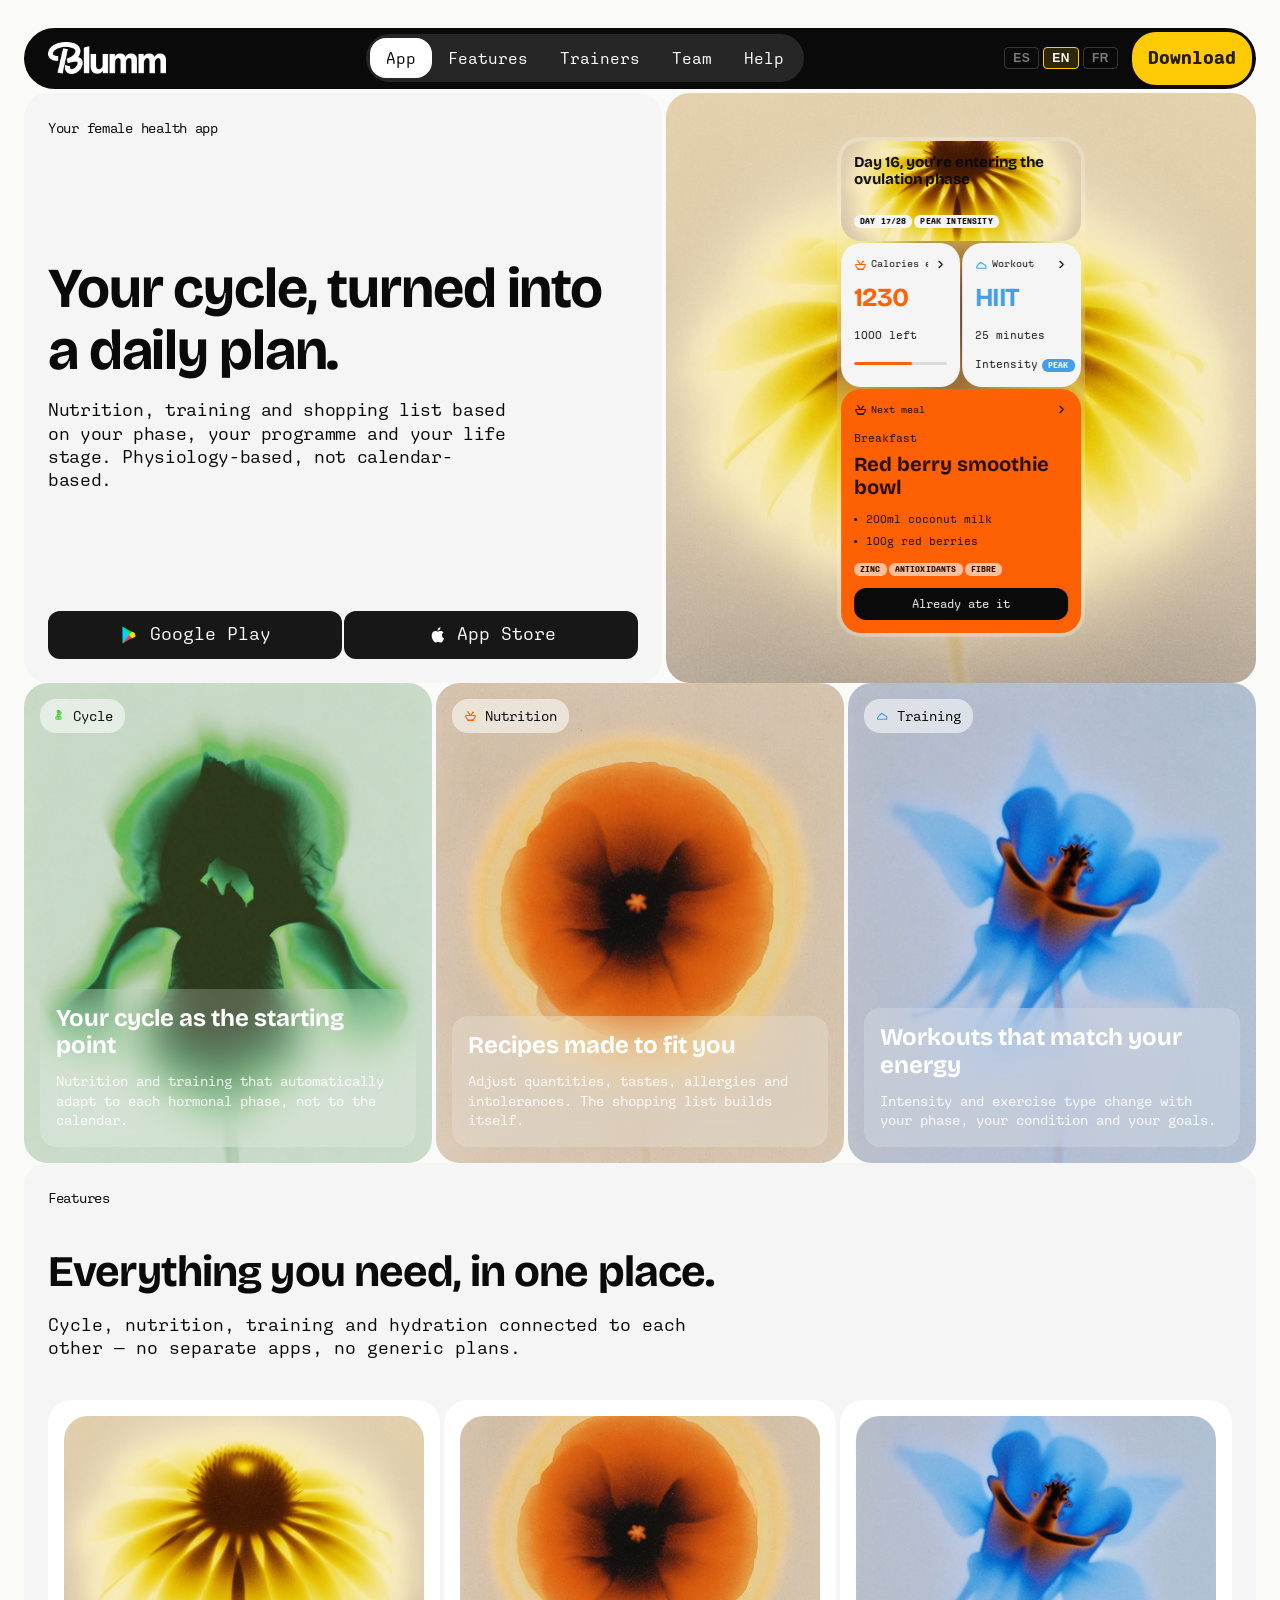
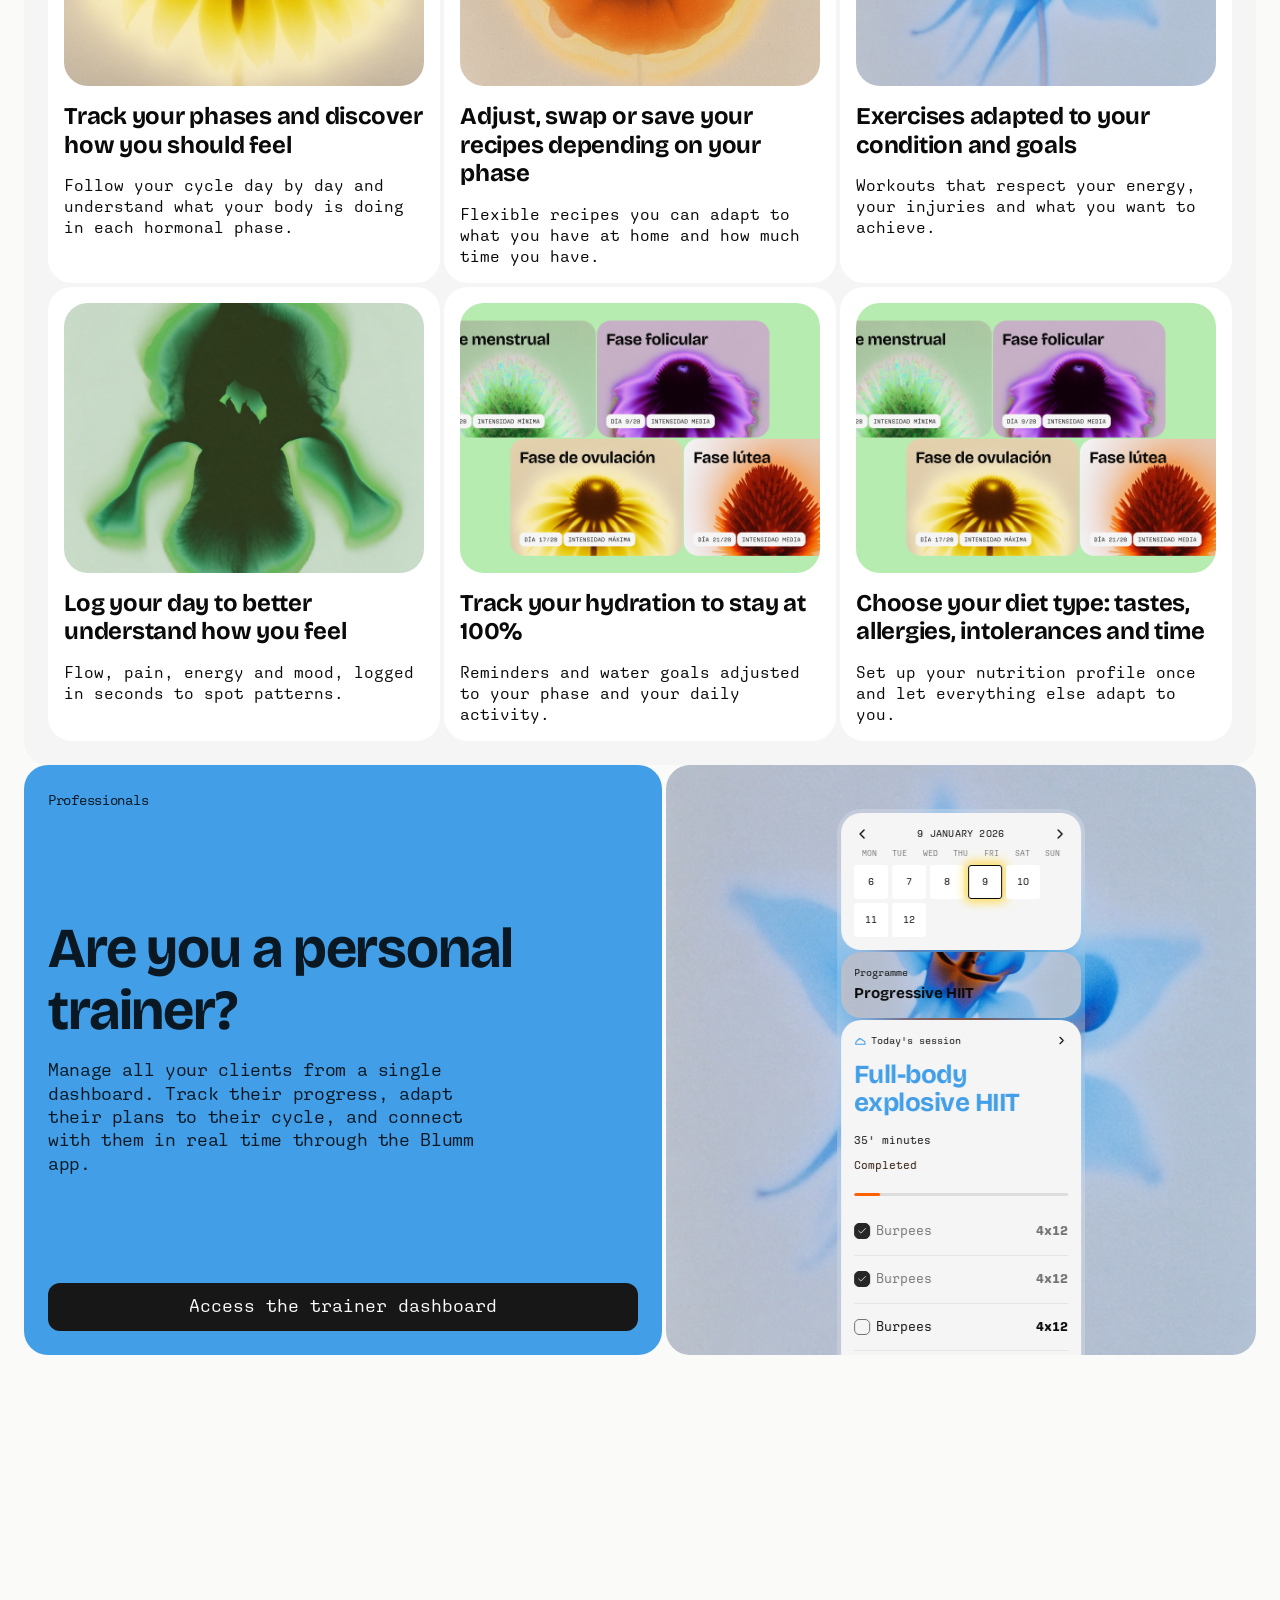
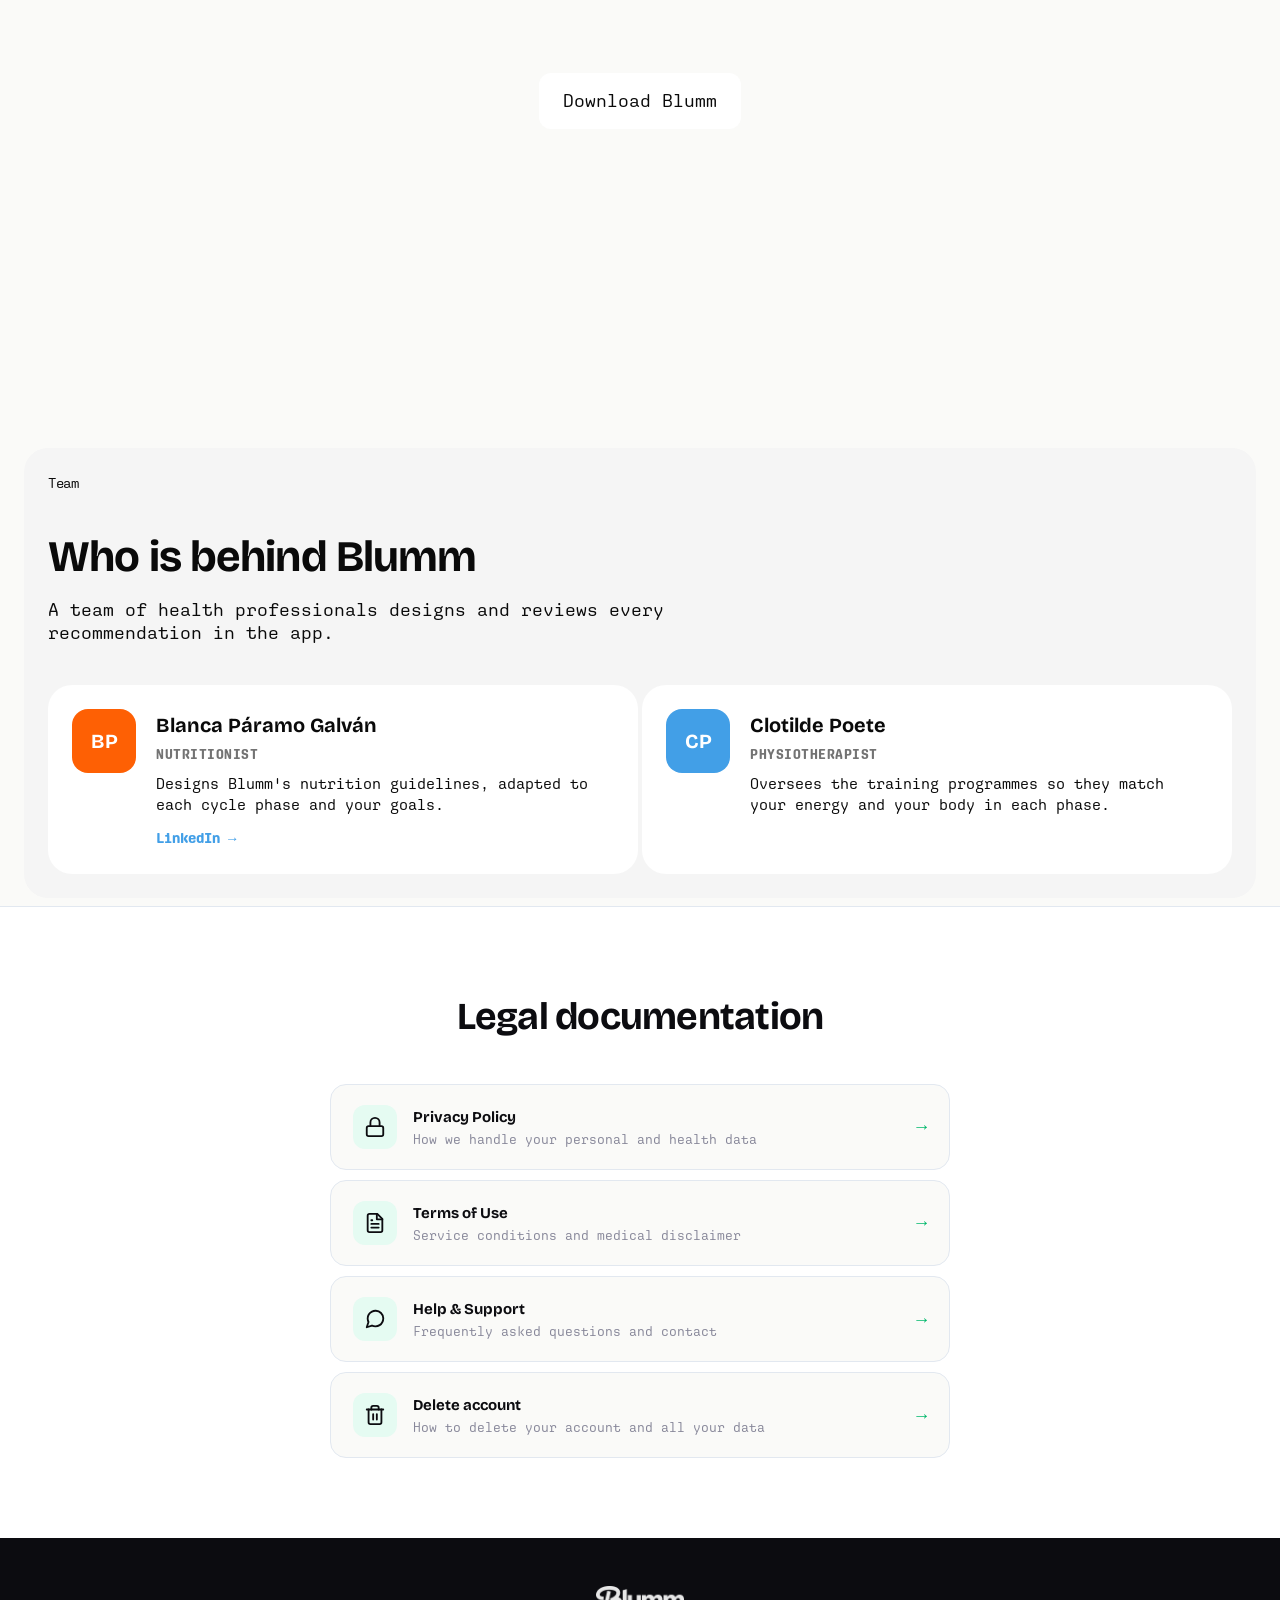
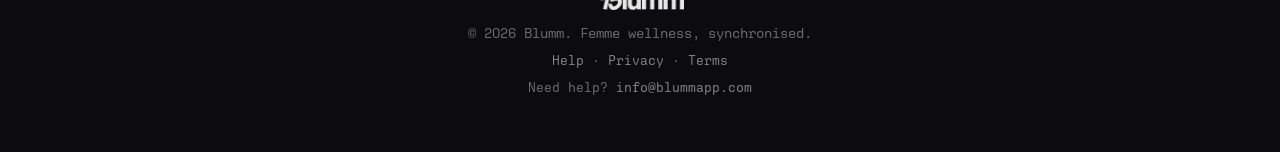
<file: index.html>
<!doctype html>
<html lang="es">
<head>
  <meta charset="utf-8">
  <meta name="viewport" content="width=device-width, initial-scale=1">
  <title>Blumm · Tu ciclo, tu energía</title>
  <meta name="description" content="Blumm adapta tu nutrición y entrenamiento a cada fase de tu ciclo menstrual. Sin planes genéricos.">
  <link rel="icon" type="image/png" href="favicon.png">
  <link rel="preconnect" href="https://fonts.googleapis.com">
  <link rel="preconnect" href="https://fonts.gstatic.com" crossorigin>
  <link href="https://fonts.googleapis.com/css2?family=Bricolage+Grotesque:opsz,wght@12..96,700;12..96,800&display=swap" rel="stylesheet">
  <link rel="stylesheet" href="style.css?v=12">
</head>
<body class="landing-body">

  <svg style="display:none" aria-hidden="true">
    <symbol id="ico-salad" viewBox="0 0 24 24" fill="none" stroke="currentColor" stroke-width="2" stroke-linecap="round" stroke-linejoin="round">
      <path d="M7 21h10"/><path d="M12 21a9 9 0 0 0 9-9H3a9 9 0 0 0 9 9Z"/><path d="M11.38 12c-.62-2.08-1.75-3.5-3.13-4.67C7.5 6.5 7 5.36 7 4"/><path d="M13 12c.25-1.72 1-2.72 2-3.5.9-.7 1.5-1.7 1.5-3"/><path d="M17.5 6.5c-1 0-2 .5-2.5 1.5"/>
    </symbol>
    <symbol id="ico-shoe" viewBox="0 0 24 24" fill="none" stroke="currentColor" stroke-width="2" stroke-linecap="round" stroke-linejoin="round">
      <path d="M3 17c0-2 1-3 2-4l3-3c1-1 1.6-1.3 3-1.3 1.7 0 2.3.6 3.3 1.7.8.9 1.7 1.6 3 1.9 1.6.4 2.7 1.6 2.7 3.2V19H3v-2Z"/><path d="M8 10.5 10.5 8"/>
    </symbol>
    <symbol id="ico-chevron-right" viewBox="0 0 24 24" fill="none" stroke="currentColor" stroke-width="2" stroke-linecap="round" stroke-linejoin="round">
      <path d="m9 6 6 6-6 6"/>
    </symbol>
    <symbol id="ico-chevron-left" viewBox="0 0 24 24" fill="none" stroke="currentColor" stroke-width="2" stroke-linecap="round" stroke-linejoin="round">
      <path d="m15 6-6 6 6 6"/>
    </symbol>
    <symbol id="ico-flower" viewBox="0 0 24 24" fill="none" stroke="currentColor" stroke-width="2" stroke-linecap="round" stroke-linejoin="round">
      <path d="M12 7.5a2.5 2.5 0 1 0-2.5-2.5 2.5 2.5 0 0 0 2.5 2.5Z"/><path d="M12 7.5a2.5 2.5 0 1 1 2.5 2.5 2.5 2.5 0 0 1-2.5-2.5Z"/><path d="M12 16.5A2.5 2.5 0 1 0 9.5 19a2.5 2.5 0 0 0 2.5-2.5Z"/><path d="M12 16.5a2.5 2.5 0 1 1 2.5 2.5 2.5 2.5 0 0 1-2.5-2.5Z"/><circle cx="12" cy="12" r="2.5"/><path d="M12 14.5V19"/><path d="M12 4v1.5"/>
    </symbol>
    <symbol id="ico-refresh" viewBox="0 0 24 24" fill="none" stroke="currentColor" stroke-width="2" stroke-linecap="round" stroke-linejoin="round">
      <path d="M3 12a9 9 0 0 1 15-6.7L21 8"/><path d="M21 3v5h-5"/><path d="M21 12a9 9 0 0 1-15 6.7L3 16"/><path d="M8 16H3v5"/>
    </symbol>
    <symbol id="ico-heart" viewBox="0 0 24 24" fill="currentColor">
      <path d="M12 21s-7.5-4.6-10-9.3C.6 8.6 2 5 5.4 4.4 7.6 4 9.8 5 12 7.4 14.2 5 16.4 4 18.6 4.4 22 5 23.4 8.6 22 11.7 19.5 16.4 12 21 12 21Z"/>
    </symbol>
    <symbol id="ico-check" viewBox="0 0 24 24" fill="none" stroke="currentColor" stroke-width="2" stroke-linecap="round" stroke-linejoin="round">
      <path d="M20 6 9 17l-5-5"/>
    </symbol>
    <symbol id="ico-lock" viewBox="0 0 24 24" fill="none" stroke="currentColor" stroke-width="2" stroke-linecap="round" stroke-linejoin="round">
      <rect x="3" y="11" width="18" height="11" rx="2"/><path d="M7 11V7a5 5 0 0 1 10 0v4"/>
    </symbol>
    <symbol id="ico-file-text" viewBox="0 0 24 24" fill="none" stroke="currentColor" stroke-width="2" stroke-linecap="round" stroke-linejoin="round">
      <path d="M14.5 2H6a2 2 0 0 0-2 2v16a2 2 0 0 0 2 2h12a2 2 0 0 0 2-2V7.5L14.5 2z"/><path d="M14 2v6h6"/><path d="M8 13h8"/><path d="M8 17h8"/><path d="M8 9h1"/>
    </symbol>
    <symbol id="ico-message-circle" viewBox="0 0 24 24" fill="none" stroke="currentColor" stroke-width="2" stroke-linecap="round" stroke-linejoin="round">
      <path d="M21 11.5a8.38 8.38 0 0 1-.9 3.8 8.5 8.5 0 0 1-7.6 4.7 8.38 8.38 0 0 1-3.8-.9L3 21l1.9-5.7a8.38 8.38 0 0 1-.9-3.8 8.5 8.5 0 0 1 4.7-7.6 8.38 8.38 0 0 1 3.8-.9h.5a8.48 8.48 0 0 1 8 8v.5z"/>
    </symbol>
    <symbol id="ico-trash" viewBox="0 0 24 24" fill="none" stroke="currentColor" stroke-width="2" stroke-linecap="round" stroke-linejoin="round">
      <path d="M3 6h18"/><path d="M19 6v14a2 2 0 0 1-2 2H7a2 2 0 0 1-2-2V6"/><path d="M8 6V4a2 2 0 0 1 2-2h4a2 2 0 0 1 2 2v2"/><path d="M10 11v6"/><path d="M14 11v6"/>
    </symbol>
  </svg>

  <div class="page-frame">

  <!-- ── HEADER ── -->
  <header>
    <div class="brand">
      <img src="blumm-logo-white.png" alt="Blumm" class="blumm-logo">
    </div>
    <button class="hamburger" id="hamburger" onclick="toggleMenu()" aria-label="Menu">
      <span></span><span></span><span></span>
    </button>
    <nav id="main-nav" class="tab-nav">
      <a href="#app" class="tab-nav-item active" data-i18n="nav.app" onclick="closeMenu()">App</a>
      <a href="#funcionalidades" class="tab-nav-item" data-i18n="nav.features" onclick="closeMenu()">Funcionalidades</a>
      <a href="#entrenadora" class="tab-nav-item" data-i18n="nav.trainers" onclick="closeMenu()">Entrenadoras</a>
      <a href="#equipo" class="tab-nav-item" data-i18n="nav.team" onclick="closeMenu()">Equipo</a>
      <a href="#legal" class="tab-nav-item" data-i18n="nav.help" onclick="closeMenu()">Ayuda</a>
    </nav>
    <div class="header-right">
      <div class="lang-switcher">
        <button class="lang-btn active" id="btn-es" onclick="setLang('es')">ES</button>
        <button class="lang-btn" id="btn-en" onclick="setLang('en')">EN</button>
        <button class="lang-btn" id="btn-fr" onclick="setLang('fr')">FR</button>
      </div>
      <a href="#" class="nav-download" onclick="smartDownload(event)" data-i18n="nav.download">Descarga</a>
    </div>
  </header>

  <main>

    <!-- ── HERO ── -->
    <section class="hero-card" id="app">
      <div class="hero-copy">
        <p class="eyebrow" data-i18n="hero.eyebrow">Tu app de salud femenina</p>
        <div class="hero-copy-content">
          <h1 data-i18n="hero.title">Tu ciclo, convertido en un plan diario.</h1>
          <p class="lead" data-i18n="hero.lead">Nutrición, entrenamiento y lista de la compra según tu fase, tu programa y tu etapa vital. Con base fisiológica, no de calendario.</p>
        </div>
        <div class="store-buttons">
          <a href="beta.html?platform=android" class="store-btn">
            <svg class="store-icon" viewBox="0 0 20 20" fill="none"><path d="M2.5 2.2v15.6c0 .3.16.55.4.7l9-8.5-9-8.5c-.24.15-.4.4-.4.7z" fill="#00d2ff"/><path d="M14.8 8.1l-2.9-1.65-3.3 3.55 3.3 3.55 2.9-1.65c1-.55 1-1.95 0-2.5z" fill="#ffe000"/><path d="M2.9 17.8c.2.1.45.1.65 0l8.35-4.75-3-3.05-6 7.8z" fill="#ff3a44"/><path d="M2.9 2.2l6 7.8 3-3.05L3.55 2.2c-.2-.1-.45-.1-.65 0z" fill="#00e177"/></svg>
            <span><small data-i18n="store.available">Disponible en</small>Google Play</span>
          </a>
          <a href="beta.html?platform=ios" class="store-btn">
            <svg class="store-icon" viewBox="0 0 20 20" fill="currentColor"><path d="M14.9 10.6c0-2 1.6-2.9 1.7-3-.9-1.3-2.3-1.5-2.8-1.5-1.2-.1-2.3.7-2.9.7s-1.5-.7-2.5-.7c-1.3 0-2.5.75-3.1 1.9-1.3 2.3-.35 5.7.95 7.6.63.9 1.4 1.95 2.4 1.9.95-.04 1.3-.62 2.5-.62s1.5.62 2.5.6c1.05-.02 1.7-.95 2.35-1.85.7-1.05 1-2.05 1-2.1-.02-.02-1.95-.75-1.95-2.93z" /><path d="M12.8 4.6c.5-.63.85-1.5.75-2.4-.75.03-1.65.5-2.2 1.15-.47.55-.9 1.45-.78 2.3.83.06 1.7-.42 2.23-1.05z"/></svg>
            <span><small data-i18n="store.available">Disponible en</small>App Store</span>
          </a>
        </div>
      </div>
      <div class="hero-visual" aria-hidden="true">
        <img src="assets/figma/ovulacion.png" alt="" class="hero-visual-bg">
        <div class="glass-stack">
          <div class="mini-card mini-phase" style="background-image:url('assets/figma/ovulacion.png')">
            <p class="mini-phase-title" data-i18n="card.day">Día 16, estás entrando en la fase de ovulación</p>
            <div class="tags-row">
              <span class="tag" data-i18n="card.tag1">día 17/28</span>
              <span class="tag" data-i18n="card.tag2">intensidad máxima</span>
            </div>
          </div>
          <div class="glass-2col">
            <div class="stat-card">
              <div class="stat-title-row">
                <span class="stat-title"><svg class="ico ico-orange" viewBox="0 0 24 24"><use href="#ico-salad"/></svg><span data-i18n="card.kcal.label">Kcal.consumidas</span></span>
                <svg class="ico ico-chevron" viewBox="0 0 24 24"><use href="#ico-chevron-right"/></svg>
              </div>
              <p class="stat-num stat-num-orange">1230</p>
              <p class="stat-sub" data-i18n="card.kcal.sub">1000 restantes</p>
              <div class="status-bar"><div class="status-bar-fill" style="width:62%;background:var(--naranja-500)"></div></div>
            </div>
            <div class="stat-card">
              <div class="stat-title-row">
                <span class="stat-title"><svg class="ico ico-blue" viewBox="0 0 24 24"><use href="#ico-shoe"/></svg><span data-i18n="card.workout.label">Entreno</span></span>
                <svg class="ico ico-chevron" viewBox="0 0 24 24"><use href="#ico-chevron-right"/></svg>
              </div>
              <p class="stat-num stat-num-blue">HIIT</p>
              <p class="stat-sub" data-i18n="card.workout.sub">25 minutos</p>
              <div class="tag-row-inline"><span data-i18n="card.workout.tag.label">Intensidad</span><span class="tag tag-blue" data-i18n="card.workout.tag.value">Máxima</span></div>
            </div>
          </div>
          <div class="meal-card">
            <div class="stat-title-row">
              <span class="stat-title"><svg class="ico ico-orange-dark" viewBox="0 0 24 24"><use href="#ico-salad"/></svg><span data-i18n="card.meal.label">Siguiente comida</span></span>
              <svg class="ico ico-chevron" viewBox="0 0 24 24"><use href="#ico-chevron-right"/></svg>
            </div>
            <p class="meal-eyebrow" data-i18n="card.meal.eyebrow">Desayuno</p>
            <p class="meal-title" data-i18n="card.meal.title">Smoothie bowl de frutos rojos</p>
            <ul class="meal-items">
              <li data-i18n="card.meal.item1">200ml leche de coco</li>
              <li data-i18n="card.meal.item2">100g frutos rojos</li>
            </ul>
            <div class="tags-row">
              <span class="tag tag-peach" data-i18n="card.meal.tag1">Zinc</span>
              <span class="tag tag-peach" data-i18n="card.meal.tag2">Antioxidantes</span>
              <span class="tag tag-peach" data-i18n="card.meal.tag3">Fibra</span>
            </div>
            <button class="meal-btn" data-i18n="card.meal.btn">Ya lo he comido</button>
          </div>
        </div>
      </div>
    </section>

    <!-- ── FEATURE PHOTO CARDS ── -->
    <section class="feature-cards-row">
      <div class="photo-card">
        <img src="assets/figma/card-ciclo.png" alt="" class="photo-card-bg">
        <div class="photo-card-tag"><svg class="ico ico-green" viewBox="0 0 24 24"><use href="#ico-flower"/></svg><span data-i18n="feat.cycle.tag">Ciclo</span></div>
        <div class="photo-card-glass">
          <h3 data-i18n="feat.cycle.title">Tu ciclo como punto de partida</h3>
          <p data-i18n="feat.cycle.text">Nutrición y entrenamiento que se adaptan automáticamente a cada fase hormonal, no al calendario.</p>
        </div>
      </div>
      <div class="photo-card">
        <img src="assets/figma/card-nutricion.png" alt="" class="photo-card-bg">
        <div class="photo-card-tag"><svg class="ico ico-orange" viewBox="0 0 24 24"><use href="#ico-salad"/></svg><span data-i18n="feat.nutrition.tag">Nutrición</span></div>
        <div class="photo-card-glass">
          <h3 data-i18n="feat.nutrition.title">Recetas hechas a tu medida</h3>
          <p data-i18n="feat.nutrition.text">Ajusta cantidades, gustos, alergias e intolerancias. La lista de la compra se genera sola.</p>
        </div>
      </div>
      <div class="photo-card">
        <img src="assets/figma/card-entrenamiento.png" alt="" class="photo-card-bg">
        <div class="photo-card-tag"><svg class="ico ico-blue" viewBox="0 0 24 24"><use href="#ico-shoe"/></svg><span data-i18n="feat.training.tag">Entrenamiento</span></div>
        <div class="photo-card-glass">
          <h3 data-i18n="feat.training.title">Entrenos según tu energía</h3>
          <p data-i18n="feat.training.text">La intensidad y el tipo de ejercicio cambian según tu fase, tu condición y tus objetivos.</p>
        </div>
      </div>
    </section>

    <!-- ── FUNCIONALIDADES ── -->
    <section class="funcionalidades-card" id="funcionalidades">
      <p class="eyebrow" data-i18n="func.eyebrow">Funcionalidades</p>
      <div class="funcionalidades-heading">
        <h2 data-i18n="func.title">Todo lo que necesitas, en un mismo sitio.</h2>
        <p class="lead" data-i18n="func.lead">Ciclo, nutrición, entrenamiento e hidratación conectados entre sí — sin apps sueltas ni planes genéricos.</p>
      </div>
      <div class="bento-grid">
        <div class="bento-card">
          <div class="bento-img" style="background-image:url('assets/figma/ovulacion.png')"></div>
          <h4 data-i18n="func.card1.title">Controla tus fases y descubre cómo tienes que sentirte</h4>
          <p data-i18n="func.card1.text">Sigue tu ciclo día a día y entiende qué le pasa a tu cuerpo en cada fase hormonal.</p>
        </div>
        <div class="bento-card">
          <div class="bento-img" style="background-image:url('assets/figma/card-nutricion.png')"></div>
          <h4 data-i18n="func.card2.title">Ajusta, cambia o guarda tus recetas dependiendo de tu fase</h4>
          <p data-i18n="func.card2.text">Recetas flexibles que puedes adaptar a lo que tienes en la nevera y a tu tiempo disponible.</p>
        </div>
        <div class="bento-card">
          <div class="bento-img" style="background-image:url('assets/figma/card-entrenamiento.png')"></div>
          <h4 data-i18n="func.card3.title">Ejercicios adaptados a tu condición y objetivos</h4>
          <p data-i18n="func.card3.text">Entrenos que respetan tu energía, tus lesiones y lo que quieres conseguir.</p>
        </div>
        <div class="bento-card">
          <div class="bento-img" style="background-image:url('assets/figma/card-ciclo.png')"></div>
          <h4 data-i18n="func.card4.title">Guarda tu día a día para conocer mejor tus sensaciones</h4>
          <p data-i18n="func.card4.text">Flujo, dolor, energía y ánimo, registrados en segundos para detectar patrones.</p>
        </div>
        <div class="bento-card">
          <div class="bento-img" style="background-image:url('assets/figma/bento-placeholder.png')"></div>
          <h4 data-i18n="func.card5.title">Controla tu hidratación para estar siempre al 100%</h4>
          <p data-i18n="func.card5.text">Recordatorios y objetivos de agua ajustados a tu fase y a tu actividad diaria.</p>
        </div>
        <div class="bento-card">
          <div class="bento-img" style="background-image:url('assets/figma/bento-placeholder.png')"></div>
          <h4 data-i18n="func.card6.title">Elige tu tipo de dieta: gustos, alergias, intolerancias y tiempo</h4>
          <p data-i18n="func.card6.text">Configura tu perfil nutricional una vez y deja que el resto se adapte a ti.</p>
        </div>
      </div>
    </section>

    <!-- ── ENTRENADORA ── -->
    <section class="trainer-card" id="entrenadora">
      <div class="trainer-copy">
        <p class="eyebrow eyebrow-on-blue" data-i18n="trainer.tag">Profesionales</p>
        <div class="hero-copy-content">
          <h2 data-i18n="trainer.title">¿Eres entrenadora personal?</h2>
          <p class="lead" data-i18n="trainer.text">Gestiona a tus alumnas desde un único panel. Ve su progreso, adapta sus planes según su ciclo y conecta con ellas en tiempo real a través de la app Blumm.</p>
        </div>
        <a href="coach.html" class="trainer-btn" data-i18n="trainer.btn">Acceder al panel de entrenadora</a>
      </div>
      <div class="hero-visual" aria-hidden="true">
        <img src="assets/figma/card-entrenamiento.png" alt="" class="hero-visual-bg">
        <div class="glass-stack">
          <div class="calendar-card">
            <div class="calendar-header">
              <svg class="ico ico-sm" viewBox="0 0 24 24"><use href="#ico-chevron-left"/></svg>
              <span data-i18n="trainer.calendar.month">9 January 2026</span>
              <svg class="ico ico-sm" viewBox="0 0 24 24"><use href="#ico-chevron-right"/></svg>
            </div>
            <div class="calendar-week">
              <span>mon</span><span>tue</span><span>wed</span><span>thu</span><span>fri</span><span>sat</span><span>sun</span>
            </div>
            <div class="calendar-days">
              <span class="cal-day">6</span><span class="cal-day">7</span><span class="cal-day">8</span>
              <span class="cal-day cal-day-active">9</span><span class="cal-day">10</span><span class="cal-day">11</span><span class="cal-day">12</span>
            </div>
          </div>
          <div class="mini-card mini-program" style="background-image:url('assets/figma/card-entrenamiento.png')">
            <p class="mini-program-eyebrow" data-i18n="trainer.program.label">Programa</p>
            <p class="mini-program-title" data-i18n="trainer.program.name">Hiit Progresivo</p>
          </div>
          <div class="session-card">
            <div class="stat-title-row">
              <span class="stat-title"><svg class="ico ico-blue" viewBox="0 0 24 24"><use href="#ico-shoe"/></svg><span data-i18n="trainer.session.label">Sesión de hoy</span></span>
              <svg class="ico ico-chevron" viewBox="0 0 24 24"><use href="#ico-chevron-right"/></svg>
            </div>
            <p class="stat-num stat-num-blue" data-i18n="trainer.session.title">HIIT explosivo full-body</p>
            <p class="stat-sub" data-i18n="trainer.session.duration">35' minutos</p>
            <div class="stat-sub-label" data-i18n="trainer.session.done">Realizados</div>
            <div class="status-bar"><div class="status-bar-fill" style="width:12%;background:var(--naranja-500)"></div></div>
            <ul class="session-list">
              <li class="done"><span class="check-box"><svg class="ico ico-xs" viewBox="0 0 24 24"><use href="#ico-check"/></svg></span><span data-i18n="trainer.session.ex">Burpees</span><b>4x12</b></li>
              <li class="done"><span class="check-box"><svg class="ico ico-xs" viewBox="0 0 24 24"><use href="#ico-check"/></svg></span><span data-i18n="trainer.session.ex">Burpees</span><b>4x12</b></li>
              <li><span class="check-box"></span><span data-i18n="trainer.session.ex">Burpees</span><b>4x12</b></li>
              <li><span class="check-box"></span><span data-i18n="trainer.session.ex">Burpees</span><b>4x12</b></li>
            </ul>
            <div class="session-actions">
              <svg class="ico" viewBox="0 0 24 24"><use href="#ico-refresh"/></svg>
              <svg class="ico" viewBox="0 0 24 24"><use href="#ico-heart"/></svg>
              <svg class="ico" viewBox="0 0 24 24"><use href="#ico-check"/></svg>
            </div>
          </div>
        </div>
      </div>
    </section>

    <!-- ── CTA BANNER ── -->
    <section class="cta-banner">
      <video class="cta-banner-bg" src="assets/Video_CTA_01.mp4" autoplay muted loop playsinline></video>
      <a href="#" class="cta-banner-btn" onclick="smartDownload(event)" data-i18n="cta.download">Descarga Blumm</a>
    </section>

    <!-- ── QUIÉNES SOMOS ── -->
    <section class="team-card" id="equipo">
      <p class="eyebrow" data-i18n="team.eyebrow">Equipo</p>
      <div class="funcionalidades-heading">
        <h2 data-i18n="team.title">Quiénes están detrás de Blumm</h2>
        <p class="lead" data-i18n="team.lead">Un equipo de profesionales de la salud diseña y revisa cada recomendación de la app.</p>
      </div>
      <div class="team-grid">
        <div class="team-member-card">
          <div class="team-avatar team-avatar-orange">BP</div>
          <div class="team-info">
            <h4 data-i18n="team.blanca.name">Blanca Páramo Galván</h4>
            <p class="team-role" data-i18n="team.blanca.role">Nutricionista</p>
            <p class="team-bio" data-i18n="team.blanca.bio">Diseña las pautas nutricionales de Blumm, adaptadas a cada fase del ciclo y a tus objetivos.</p>
            <a href="https://www.linkedin.com/in/blancap%C3%A1ramogalv%C3%A1n/" class="team-linkedin" target="_blank" rel="noopener" data-i18n="team.linkedin">LinkedIn →</a>
          </div>
        </div>
        <div class="team-member-card">
          <div class="team-avatar team-avatar-blue">CP</div>
          <div class="team-info">
            <h4 data-i18n="team.clotilde.name">Clotilde Poete</h4>
            <p class="team-role" data-i18n="team.clotilde.role">Fisioterapeuta</p>
            <p class="team-bio" data-i18n="team.clotilde.bio">Supervisa los programas de entrenamiento para que se ajusten a tu energía y a tu cuerpo en cada fase.</p>
          </div>
        </div>
      </div>
    </section>

  </div><!-- /.page-frame -->

    <!-- ── LEGAL ── -->
    <section class="legal" id="legal">
      <div class="container">
        <h2 data-i18n="legal.title">Documentación legal</h2>
        <div class="legal-links">
          <a href="privacy.html" class="legal-card">
            <span class="legal-icon"><svg viewBox="0 0 24 24"><use href="#ico-lock"/></svg></span>
            <div>
              <h4 data-i18n="legal.privacy.title">Política de privacidad</h4>
              <p data-i18n="legal.privacy.text">Cómo tratamos tus datos personales y de salud</p>
            </div>
            <span class="arrow">→</span>
          </a>
          <a href="terms.html" class="legal-card">
            <span class="legal-icon"><svg viewBox="0 0 24 24"><use href="#ico-file-text"/></svg></span>
            <div>
              <h4 data-i18n="legal.terms.title">Términos de uso</h4>
              <p data-i18n="legal.terms.text">Condiciones del servicio y aviso médico</p>
            </div>
            <span class="arrow">→</span>
          </a>
          <a href="support.html" class="legal-card">
            <span class="legal-icon"><svg viewBox="0 0 24 24"><use href="#ico-message-circle"/></svg></span>
            <div>
              <h4 data-i18n="legal.support.title">Ayuda y soporte</h4>
              <p data-i18n="legal.support.text">Preguntas frecuentes y contacto</p>
            </div>
            <span class="arrow">→</span>
          </a>
          <a href="delete-account.html" class="legal-card">
            <span class="legal-icon"><svg viewBox="0 0 24 24"><use href="#ico-trash"/></svg></span>
            <div>
              <h4 data-i18n="legal.delete.title">Eliminar cuenta</h4>
              <p data-i18n="legal.delete.text">Cómo borrar tu cuenta y todos tus datos</p>
            </div>
            <span class="arrow">→</span>
          </a>
        </div>
      </div>
    </section>

  </main>

  <footer>
    <div class="container">
      <div class="footer-brand">
        <img src="blumm-logo-white.png" alt="Blumm" style="height:24px;width:auto;opacity:0.9;">
      </div>
      <p data-i18n="footer.copy">© 2026 Blumm. Bienestar femenino sincronizado.</p>
      <p class="small">
        <a href="support.html" data-i18n="footer.help">Ayuda</a> ·
        <a href="privacy.html" data-i18n="footer.privacy">Privacidad</a> ·
        <a href="terms.html" data-i18n="footer.terms">Términos</a>
      </p>
      <p class="small"><span data-i18n="footer.contact">¿Necesitas ayuda?</span> <a href="mailto:info@blummapp.com">info@blummapp.com</a></p>
    </div>
  </footer>

  <script>
    const T = {
      es: {
        'nav.app': 'App', 'nav.features': 'Funcionalidades', 'nav.trainers': 'Entrenadoras', 'nav.team': 'Equipo', 'nav.help': 'Ayuda', 'nav.download': 'Descarga',
        'hero.eyebrow': 'Tu app de salud femenina',
        'hero.title': 'Tu ciclo, convertido en un plan diario.',
        'hero.lead': 'Nutrición, entrenamiento y lista de la compra según tu fase, tu programa y tu etapa vital. Con base fisiológica, no de calendario.',
        'store.available': 'Disponible en',
        'card.day': 'Día 16, estás entrando en la fase de ovulación',
        'card.tag1': 'día 17/28', 'card.tag2': 'intensidad máxima',
        'card.kcal.label': 'Kcal.consumidas', 'card.kcal.sub': '1000 restantes',
        'card.workout.label': 'Entreno', 'card.workout.sub': '25 minutos', 'card.workout.tag.label': 'Intensidad', 'card.workout.tag.value': 'Máxima',
        'card.meal.label': 'Siguiente comida', 'card.meal.eyebrow': 'Desayuno', 'card.meal.title': 'Smoothie bowl de frutos rojos',
        'card.meal.item1': '200ml leche de coco', 'card.meal.item2': '100g frutos rojos',
        'card.meal.tag1': 'Zinc', 'card.meal.tag2': 'Antioxidantes', 'card.meal.tag3': 'Fibra', 'card.meal.btn': 'Ya lo he comido',
        'feat.cycle.tag': 'Ciclo', 'feat.cycle.title': 'Tu ciclo como punto de partida',
        'feat.cycle.text': 'Nutrición y entrenamiento que se adaptan automáticamente a cada fase hormonal, no al calendario.',
        'feat.nutrition.tag': 'Nutrición', 'feat.nutrition.title': 'Recetas hechas a tu medida',
        'feat.nutrition.text': 'Ajusta cantidades, gustos, alergias e intolerancias. La lista de la compra se genera sola.',
        'feat.training.tag': 'Entrenamiento', 'feat.training.title': 'Entrenos según tu energía',
        'feat.training.text': 'La intensidad y el tipo de ejercicio cambian según tu fase, tu condición y tus objetivos.',
        'func.eyebrow': 'Funcionalidades', 'func.title': 'Todo lo que necesitas, en un mismo sitio.',
        'func.lead': 'Ciclo, nutrición, entrenamiento e hidratación conectados entre sí — sin apps sueltas ni planes genéricos.',
        'func.card1.title': 'Controla tus fases y descubre cómo tienes que sentirte',
        'func.card1.text': 'Sigue tu ciclo día a día y entiende qué le pasa a tu cuerpo en cada fase hormonal.',
        'func.card2.title': 'Ajusta, cambia o guarda tus recetas dependiendo de tu fase',
        'func.card2.text': 'Recetas flexibles que puedes adaptar a lo que tienes en la nevera y a tu tiempo disponible.',
        'func.card3.title': 'Ejercicios adaptados a tu condición y objetivos',
        'func.card3.text': 'Entrenos que respetan tu energía, tus lesiones y lo que quieres conseguir.',
        'func.card4.title': 'Guarda tu día a día para conocer mejor tus sensaciones',
        'func.card4.text': 'Flujo, dolor, energía y ánimo, registrados en segundos para detectar patrones.',
        'func.card5.title': 'Controla tu hidratación para estar siempre al 100%',
        'func.card5.text': 'Recordatorios y objetivos de agua ajustados a tu fase y a tu actividad diaria.',
        'func.card6.title': 'Elige tu tipo de dieta: gustos, alergias, intolerancias y tiempo',
        'func.card6.text': 'Configura tu perfil nutricional una vez y deja que el resto se adapte a ti.',
        'team.eyebrow': 'Equipo', 'team.title': 'Quiénes están detrás de Blumm',
        'team.lead': 'Un equipo de profesionales de la salud diseña y revisa cada recomendación de la app.',
        'team.blanca.name': 'Blanca Páramo Galván', 'team.blanca.role': 'Nutricionista',
        'team.blanca.bio': 'Diseña las pautas nutricionales de Blumm, adaptadas a cada fase del ciclo y a tus objetivos.',
        'team.clotilde.name': 'Clotilde Poete', 'team.clotilde.role': 'Fisioterapeuta',
        'team.clotilde.bio': 'Supervisa los programas de entrenamiento para que se ajusten a tu energía y a tu cuerpo en cada fase.',
        'team.linkedin': 'LinkedIn →',
        'trainer.tag': 'Profesionales', 'trainer.title': '¿Eres entrenadora personal?',
        'trainer.text': 'Gestiona a tus alumnas desde un único panel. Ve su progreso, adapta sus planes según su ciclo y conecta con ellas en tiempo real a través de la app Blumm.',
        'trainer.btn': 'Acceder al panel de entrenadora',
        'trainer.calendar.month': '9 enero 2026',
        'trainer.program.label': 'Programa', 'trainer.program.name': 'Hiit Progresivo',
        'trainer.session.label': 'Sesión de hoy', 'trainer.session.title': 'HIIT explosivo full-body', 'trainer.session.duration': "35' minutos",
        'trainer.session.done': 'Realizados', 'trainer.session.ex': 'Burpees',
        'legal.title': 'Documentación legal',
        'legal.privacy.title': 'Política de privacidad', 'legal.privacy.text': 'Cómo tratamos tus datos personales y de salud',
        'legal.terms.title': 'Términos de uso', 'legal.terms.text': 'Condiciones del servicio y aviso médico',
        'legal.support.title': 'Ayuda y soporte', 'legal.support.text': 'Preguntas frecuentes y contacto',
        'legal.delete.title': 'Eliminar cuenta', 'legal.delete.text': 'Cómo borrar tu cuenta y todos tus datos',
        'cta.download': 'Descarga Blumm',
        'footer.copy': '© 2026 Blumm. Bienestar femenino sincronizado.',
        'footer.help': 'Ayuda', 'footer.privacy': 'Privacidad', 'footer.terms': 'Términos', 'footer.contact': '¿Necesitas ayuda?',
      },
      en: {
        'nav.app': 'App', 'nav.features': 'Features', 'nav.trainers': 'Trainers', 'nav.team': 'Team', 'nav.help': 'Help', 'nav.download': 'Download',
        'hero.eyebrow': 'Your female health app',
        'hero.title': 'Your cycle, turned into a daily plan.',
        'hero.lead': 'Nutrition, training and shopping list based on your phase, your programme and your life stage. Physiology-based, not calendar-based.',
        'store.available': 'Available on',
        'card.day': "Day 16, you're entering the ovulation phase",
        'card.tag1': 'day 17/28', 'card.tag2': 'peak intensity',
        'card.kcal.label': 'Calories eaten', 'card.kcal.sub': '1000 left',
        'card.workout.label': 'Workout', 'card.workout.sub': '25 minutes', 'card.workout.tag.label': 'Intensity', 'card.workout.tag.value': 'Peak',
        'card.meal.label': 'Next meal', 'card.meal.eyebrow': 'Breakfast', 'card.meal.title': 'Red berry smoothie bowl',
        'card.meal.item1': '200ml coconut milk', 'card.meal.item2': '100g red berries',
        'card.meal.tag1': 'Zinc', 'card.meal.tag2': 'Antioxidants', 'card.meal.tag3': 'Fibre', 'card.meal.btn': 'Already ate it',
        'feat.cycle.tag': 'Cycle', 'feat.cycle.title': 'Your cycle as the starting point',
        'feat.cycle.text': 'Nutrition and training that automatically adapt to each hormonal phase, not to the calendar.',
        'feat.nutrition.tag': 'Nutrition', 'feat.nutrition.title': 'Recipes made to fit you',
        'feat.nutrition.text': 'Adjust quantities, tastes, allergies and intolerances. The shopping list builds itself.',
        'feat.training.tag': 'Training', 'feat.training.title': 'Workouts that match your energy',
        'feat.training.text': 'Intensity and exercise type change with your phase, your condition and your goals.',
        'func.eyebrow': 'Features', 'func.title': 'Everything you need, in one place.',
        'func.lead': 'Cycle, nutrition, training and hydration connected to each other — no separate apps, no generic plans.',
        'func.card1.title': 'Track your phases and discover how you should feel',
        'func.card1.text': 'Follow your cycle day by day and understand what your body is doing in each hormonal phase.',
        'func.card2.title': 'Adjust, swap or save your recipes depending on your phase',
        'func.card2.text': 'Flexible recipes you can adapt to what you have at home and how much time you have.',
        'func.card3.title': 'Exercises adapted to your condition and goals',
        'func.card3.text': 'Workouts that respect your energy, your injuries and what you want to achieve.',
        'func.card4.title': 'Log your day to better understand how you feel',
        'func.card4.text': 'Flow, pain, energy and mood, logged in seconds to spot patterns.',
        'func.card5.title': 'Track your hydration to stay at 100%',
        'func.card5.text': 'Reminders and water goals adjusted to your phase and your daily activity.',
        'func.card6.title': 'Choose your diet type: tastes, allergies, intolerances and time',
        'func.card6.text': 'Set up your nutrition profile once and let everything else adapt to you.',
        'team.eyebrow': 'Team', 'team.title': 'Who is behind Blumm',
        'team.lead': 'A team of health professionals designs and reviews every recommendation in the app.',
        'team.blanca.name': 'Blanca Páramo Galván', 'team.blanca.role': 'Nutritionist',
        'team.blanca.bio': "Designs Blumm's nutrition guidelines, adapted to each cycle phase and your goals.",
        'team.clotilde.name': 'Clotilde Poete', 'team.clotilde.role': 'Physiotherapist',
        'team.clotilde.bio': 'Oversees the training programmes so they match your energy and your body in each phase.',
        'team.linkedin': 'LinkedIn →',
        'trainer.tag': 'Professionals', 'trainer.title': 'Are you a personal trainer?',
        'trainer.text': 'Manage all your clients from a single dashboard. Track their progress, adapt their plans to their cycle, and connect with them in real time through the Blumm app.',
        'trainer.btn': 'Access the trainer dashboard',
        'trainer.calendar.month': '9 January 2026',
        'trainer.program.label': 'Programme', 'trainer.program.name': 'Progressive HIIT',
        'trainer.session.label': "Today's session", 'trainer.session.title': 'Full-body explosive HIIT', 'trainer.session.duration': "35' minutes",
        'trainer.session.done': 'Completed', 'trainer.session.ex': 'Burpees',
        'legal.title': 'Legal documentation',
        'legal.privacy.title': 'Privacy Policy', 'legal.privacy.text': 'How we handle your personal and health data',
        'legal.terms.title': 'Terms of Use', 'legal.terms.text': 'Service conditions and medical disclaimer',
        'legal.support.title': 'Help & Support', 'legal.support.text': 'Frequently asked questions and contact',
        'legal.delete.title': 'Delete account', 'legal.delete.text': 'How to delete your account and all your data',
        'cta.download': 'Download Blumm',
        'footer.copy': '© 2026 Blumm. Femme wellness, synchronised.',
        'footer.help': 'Help', 'footer.privacy': 'Privacy', 'footer.terms': 'Terms', 'footer.contact': 'Need help?',
      },
      fr: {
        'nav.app': "L'app", 'nav.features': 'Fonctionnalités', 'nav.trainers': 'Coachs', 'nav.team': 'Équipe', 'nav.help': 'Aide', 'nav.download': 'Télécharger',
        'hero.eyebrow': 'Ton app de santé féminine',
        'hero.title': 'Ton cycle, transformé en plan quotidien.',
        'hero.lead': "Nutrition, entraînement et liste de courses selon ta phase, ton programme et ton étape de vie. Une base physiologique, pas un calendrier.",
        'store.available': 'Disponible sur',
        'card.day': "Jour 16, tu entres dans la phase d'ovulation",
        'card.tag1': 'jour 17/28', 'card.tag2': 'intensité maximale',
        'card.kcal.label': 'Kcal consommées', 'card.kcal.sub': '1000 restantes',
        'card.workout.label': 'Entraînement', 'card.workout.sub': '25 minutes', 'card.workout.tag.label': 'Intensité', 'card.workout.tag.value': 'Maximale',
        'card.meal.label': 'Prochain repas', 'card.meal.eyebrow': 'Petit-déjeuner', 'card.meal.title': 'Bowl smoothie aux fruits rouges',
        'card.meal.item1': '200ml de lait de coco', 'card.meal.item2': '100g de fruits rouges',
        'card.meal.tag1': 'Zinc', 'card.meal.tag2': 'Antioxydants', 'card.meal.tag3': 'Fibres', 'card.meal.btn': 'Déjà mangé',
        'feat.cycle.tag': 'Cycle', 'feat.cycle.title': 'Ton cycle comme point de départ',
        'feat.cycle.text': "Nutrition et entraînement qui s'adaptent automatiquement à chaque phase hormonale, pas au calendrier.",
        'feat.nutrition.tag': 'Nutrition', 'feat.nutrition.title': 'Des recettes faites pour toi',
        'feat.nutrition.text': "Ajuste les quantités, tes goûts, allergies et intolérances. La liste de courses se génère toute seule.",
        'feat.training.tag': 'Entraînement', 'feat.training.title': 'Des séances selon ton énergie',
        'feat.training.text': "L'intensité et le type d'exercice changent selon ta phase, ta condition et tes objectifs.",
        'func.eyebrow': 'Fonctionnalités', 'func.title': "Tout ce dont tu as besoin, au même endroit.",
        'func.lead': "Cycle, nutrition, entraînement et hydratation connectés entre eux — sans applis séparées ni plans génériques.",
        'func.card1.title': 'Suis tes phases et découvre comment tu devrais te sentir',
        'func.card1.text': "Suis ton cycle jour après jour et comprends ce qui se passe dans ton corps à chaque phase hormonale.",
        'func.card2.title': 'Ajuste, change ou enregistre tes recettes selon ta phase',
        'func.card2.text': "Des recettes flexibles que tu peux adapter à ce que tu as chez toi et à ton temps disponible.",
        'func.card3.title': 'Des exercices adaptés à ta condition et tes objectifs',
        'func.card3.text': "Des entraînements qui respectent ton énergie, tes blessures et ce que tu veux atteindre.",
        'func.card4.title': 'Enregistre ton quotidien pour mieux comprendre tes sensations',
        'func.card4.text': "Flux, douleur, énergie et humeur, enregistrés en quelques secondes pour repérer des schémas.",
        'func.card5.title': 'Contrôle ton hydratation pour rester à 100%',
        'func.card5.text': "Rappels et objectifs d'eau ajustés à ta phase et à ton activité quotidienne.",
        'func.card6.title': 'Choisis ton type de régime : goûts, allergies, intolérances et temps',
        'func.card6.text': "Configure ton profil nutritionnel une fois et laisse le reste s'adapter à toi.",
        'team.eyebrow': 'Équipe', 'team.title': 'Qui est derrière Blumm',
        'team.lead': "Une équipe de professionnel·les de la santé conçoit et vérifie chaque recommandation de l'app.",
        'team.blanca.name': 'Blanca Páramo Galván', 'team.blanca.role': 'Nutritionniste',
        'team.blanca.bio': "Conçoit les recommandations nutritionnelles de Blumm, adaptées à chaque phase du cycle et à tes objectifs.",
        'team.clotilde.name': 'Clotilde Poete', 'team.clotilde.role': 'Kinésithérapeute',
        'team.clotilde.bio': "Supervise les programmes d'entraînement pour qu'ils correspondent à ton énergie et à ton corps à chaque phase.",
        'team.linkedin': 'LinkedIn →',
        'trainer.tag': 'Professionnels', 'trainer.title': 'Tu es coach personnel·le ?',
        'trainer.text': "Gère toutes tes clientes depuis un seul tableau de bord. Suis leurs progrès, adapte leurs plans selon leur cycle et connecte-toi avec elles en temps réel via l'app Blumm.",
        'trainer.btn': 'Accéder au tableau de bord coach',
        'trainer.calendar.month': '9 janvier 2026',
        'trainer.program.label': 'Programme', 'trainer.program.name': 'Hiit progressif',
        'trainer.session.label': 'Séance du jour', 'trainer.session.title': 'HIIT explosif full-body', 'trainer.session.duration': "35' minutes",
        'trainer.session.done': 'Réalisés', 'trainer.session.ex': 'Burpees',
        'legal.title': 'Documentation légale',
        'legal.privacy.title': 'Politique de confidentialité', 'legal.privacy.text': 'Comment nous traitons tes données personnelles et de santé',
        'legal.terms.title': "Conditions d'utilisation", 'legal.terms.text': "Conditions du service et avertissement médical",
        'legal.support.title': 'Aide et support', 'legal.support.text': 'Questions fréquentes et contact',
        'legal.delete.title': 'Supprimer le compte', 'legal.delete.text': 'Comment supprimer ton compte et toutes tes données',
        'cta.download': "Télécharge Blumm",
        'footer.copy': '© 2026 Blumm. Bien-être féminin synchronisé.',
        'footer.help': 'Aide', 'footer.privacy': 'Confidentialité', 'footer.terms': 'Conditions', 'footer.contact': "Besoin d'aide ?",
      }
    };

    function smartDownload(e) {
      if (e) e.preventDefault();
      const ua = navigator.userAgent || '';
      if (/iPhone|iPad|iPod/i.test(ua)) {
        location.href = 'beta.html?platform=ios';
      } else if (/Android/i.test(ua)) {
        location.href = 'beta.html?platform=android';
      } else {
        location.href = 'beta.html';
      }
      closeMenu();
    }

    function toggleMenu() {
      const nav = document.getElementById('main-nav');
      const btn = document.getElementById('hamburger');
      nav.classList.toggle('open');
      btn.classList.toggle('open');
    }
    function closeMenu() {
      document.getElementById('main-nav').classList.remove('open');
      document.getElementById('hamburger').classList.remove('open');
    }

    function setLang(lang) {
      localStorage.setItem('meirins_lang', lang);
      document.documentElement.lang = lang;
      document.querySelectorAll('[data-i18n]').forEach(el => {
        const key = el.dataset.i18n;
        if (T[lang] && T[lang][key]) el.textContent = T[lang][key];
      });
      ['es','en','fr'].forEach(l => {
        const btn = document.getElementById('btn-' + l);
        if (btn) btn.classList.toggle('active', l === lang);
      });
    }

    const saved = localStorage.getItem('meirins_lang');
    const browser = navigator.language?.slice(0,2);
    const initial = (saved && T[saved]) ? saved : (T[browser] ? browser : 'es');
    setLang(initial);
  </script>
</body>
</html>
</file>
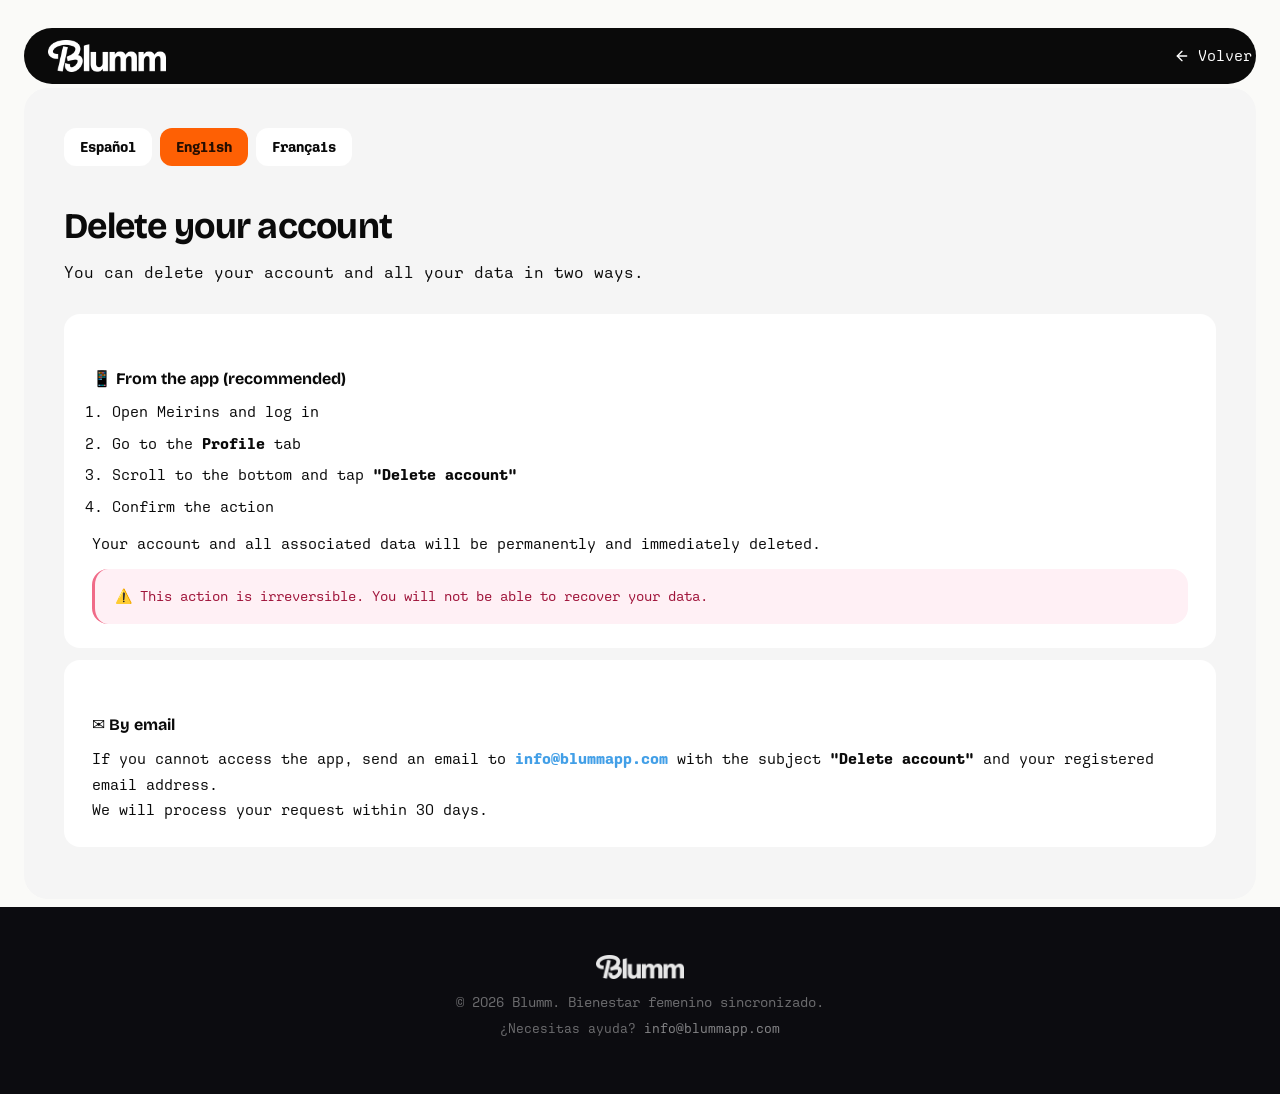
<file: delete-account.html>
<!doctype html>
<html lang="es">
<head>
  <meta charset="utf-8">
  <meta name="viewport" content="width=device-width, initial-scale=1">
  <title>Blumm — Eliminar cuenta / Delete account / Supprimer le compte</title>
  <meta name="description" content="Cómo eliminar tu cuenta de Blumm y todos tus datos.">
  <link rel="icon" type="image/png" href="favicon.png">
  <link rel="preconnect" href="https://fonts.googleapis.com">
  <link rel="preconnect" href="https://fonts.gstatic.com" crossorigin>
  <link href="https://fonts.googleapis.com/css2?family=Bricolage+Grotesque:opsz,wght@12..96,700;12..96,800&display=swap" rel="stylesheet">
  <link rel="stylesheet" href="style.css?v=12">
</head>
<body class="landing-body">

  <svg style="display:none" aria-hidden="true">
    <symbol id="ico-arrow-left" viewBox="0 0 24 24" fill="none" stroke="currentColor" stroke-width="2" stroke-linecap="round" stroke-linejoin="round">
      <path d="m12 19-7-7 7-7"/><path d="M19 12H5"/>
    </symbol>
  </svg>

  <div class="page-frame">

    <header>
      <div class="brand">
        <a href="index.html" style="display:flex;align-items:center">
          <img src="blumm-logo-white.png" alt="Blumm" class="blumm-logo">
        </a>
      </div>
      <a href="index.html" class="back-link">
        <svg class="ico ico-sm" viewBox="0 0 24 24"><use href="#ico-arrow-left"/></svg>
        <span>Volver</span>
      </a>
    </header>

    <main>
      <section class="legal-doc-card">
        <div class="legal-doc-langnav">
          <a href="#" onclick="showLang('es');return false;" id="langbtn-es">Español</a>
          <a href="#" onclick="showLang('en');return false;" id="langbtn-en">English</a>
          <a href="#" onclick="showLang('fr');return false;" id="langbtn-fr">Français</a>
        </div>

<!-- ══════════════════════ ESPAÑOL ══════════════════════ -->
<div id="lang-es" class="lang-section active">
  <h2>Eliminar tu cuenta</h2>
  <p class="lead">Puedes eliminar tu cuenta y todos tus datos de dos formas.</p>

  <div class="card">
    <h3>📱 Desde la app (recomendado)</h3>
    <ol>
      <li>Abre Meirins e inicia sesión</li>
      <li>Ve a la pestaña <strong>Perfil</strong></li>
      <li>Desplázate hasta el final y pulsa <strong>"Eliminar cuenta"</strong></li>
      <li>Confirma la acción</li>
    </ol>
    <p style="margin-top:12px;">Tu cuenta y todos los datos asociados se eliminarán de forma permanente e inmediata.</p>
    <div class="warning"><p>⚠️ Esta acción es irreversible. No podrás recuperar tus datos.</p></div>
  </div>

  <div class="card">
    <h3>✉️ Por email</h3>
    <p>Si no puedes acceder a la app, envía un email a <a href="mailto:info@blummapp.com">info@blummapp.com</a> con el asunto <strong>"Eliminar cuenta"</strong> y tu dirección de email registrada.</p>
    <p>Procesaremos la solicitud en un plazo máximo de 30 días.</p>
  </div>
</div>

<!-- ══════════════════════ ENGLISH ══════════════════════ -->
<div id="lang-en" class="lang-section">
  <h2>Delete your account</h2>
  <p class="lead">You can delete your account and all your data in two ways.</p>

  <div class="card">
    <h3>📱 From the app (recommended)</h3>
    <ol>
      <li>Open Meirins and log in</li>
      <li>Go to the <strong>Profile</strong> tab</li>
      <li>Scroll to the bottom and tap <strong>"Delete account"</strong></li>
      <li>Confirm the action</li>
    </ol>
    <p style="margin-top:12px;">Your account and all associated data will be permanently and immediately deleted.</p>
    <div class="warning"><p>⚠️ This action is irreversible. You will not be able to recover your data.</p></div>
  </div>

  <div class="card">
    <h3>✉️ By email</h3>
    <p>If you cannot access the app, send an email to <a href="mailto:info@blummapp.com">info@blummapp.com</a> with the subject <strong>"Delete account"</strong> and your registered email address.</p>
    <p>We will process your request within 30 days.</p>
  </div>
</div>

<!-- ══════════════════════ FRANÇAIS ══════════════════════ -->
<div id="lang-fr" class="lang-section">
  <h2>Supprimer ton compte</h2>
  <p class="lead">Tu peux supprimer ton compte et toutes tes données de deux façons.</p>

  <div class="card">
    <h3>📱 Depuis l'app (recommandé)</h3>
    <ol>
      <li>Ouvre Meirins et connecte-toi</li>
      <li>Va dans l'onglet <strong>Profil</strong></li>
      <li>Fais défiler jusqu'en bas et appuie sur <strong>« Supprimer le compte »</strong></li>
      <li>Confirme l'action</li>
    </ol>
    <p style="margin-top:12px;">Ton compte et toutes les données associées seront supprimés de façon permanente et immédiate.</p>
    <div class="warning"><p>⚠️ Cette action est irréversible. Tu ne pourras pas récupérer tes données.</p></div>
  </div>

  <div class="card">
    <h3>✉️ Par email</h3>
    <p>Si tu ne peux pas accéder à l'app, envoie un email à <a href="mailto:info@blummapp.com">info@blummapp.com</a> avec l'objet <strong>« Supprimer le compte »</strong> et ton adresse email enregistrée.</p>
    <p>Nous traiterons ta demande dans un délai maximum de 30 jours.</p>
  </div>
</div>

      </section>
    </main>

  </div><!-- /.page-frame -->

  <footer>
    <div class="container">
      <div class="footer-brand">
        <img src="blumm-logo-white.png" alt="Blumm" style="height:24px;width:auto;opacity:0.9;">
      </div>
      <p>© 2026 Blumm. Bienestar femenino sincronizado.</p>
      <p class="small">¿Necesitas ayuda? <a href="mailto:info@blummapp.com">info@blummapp.com</a></p>
    </div>
  </footer>

<script>
  function showLang(lang) {
    document.querySelectorAll('.lang-section').forEach(el => el.classList.remove('active'));
    document.getElementById('lang-' + lang).classList.add('active');
    document.querySelectorAll('.legal-doc-langnav a').forEach(el => el.classList.remove('active'));
    const btn = document.getElementById('langbtn-' + lang);
    if (btn) btn.classList.add('active');
    localStorage.setItem('meirins_lang', lang);
  }
  const saved = (localStorage.getItem('meirins_lang') || '').slice(0,2);
  if (saved && document.getElementById('lang-' + saved)) showLang(saved);
  else showLang('es');
</script>
</body>
</html>
</file>
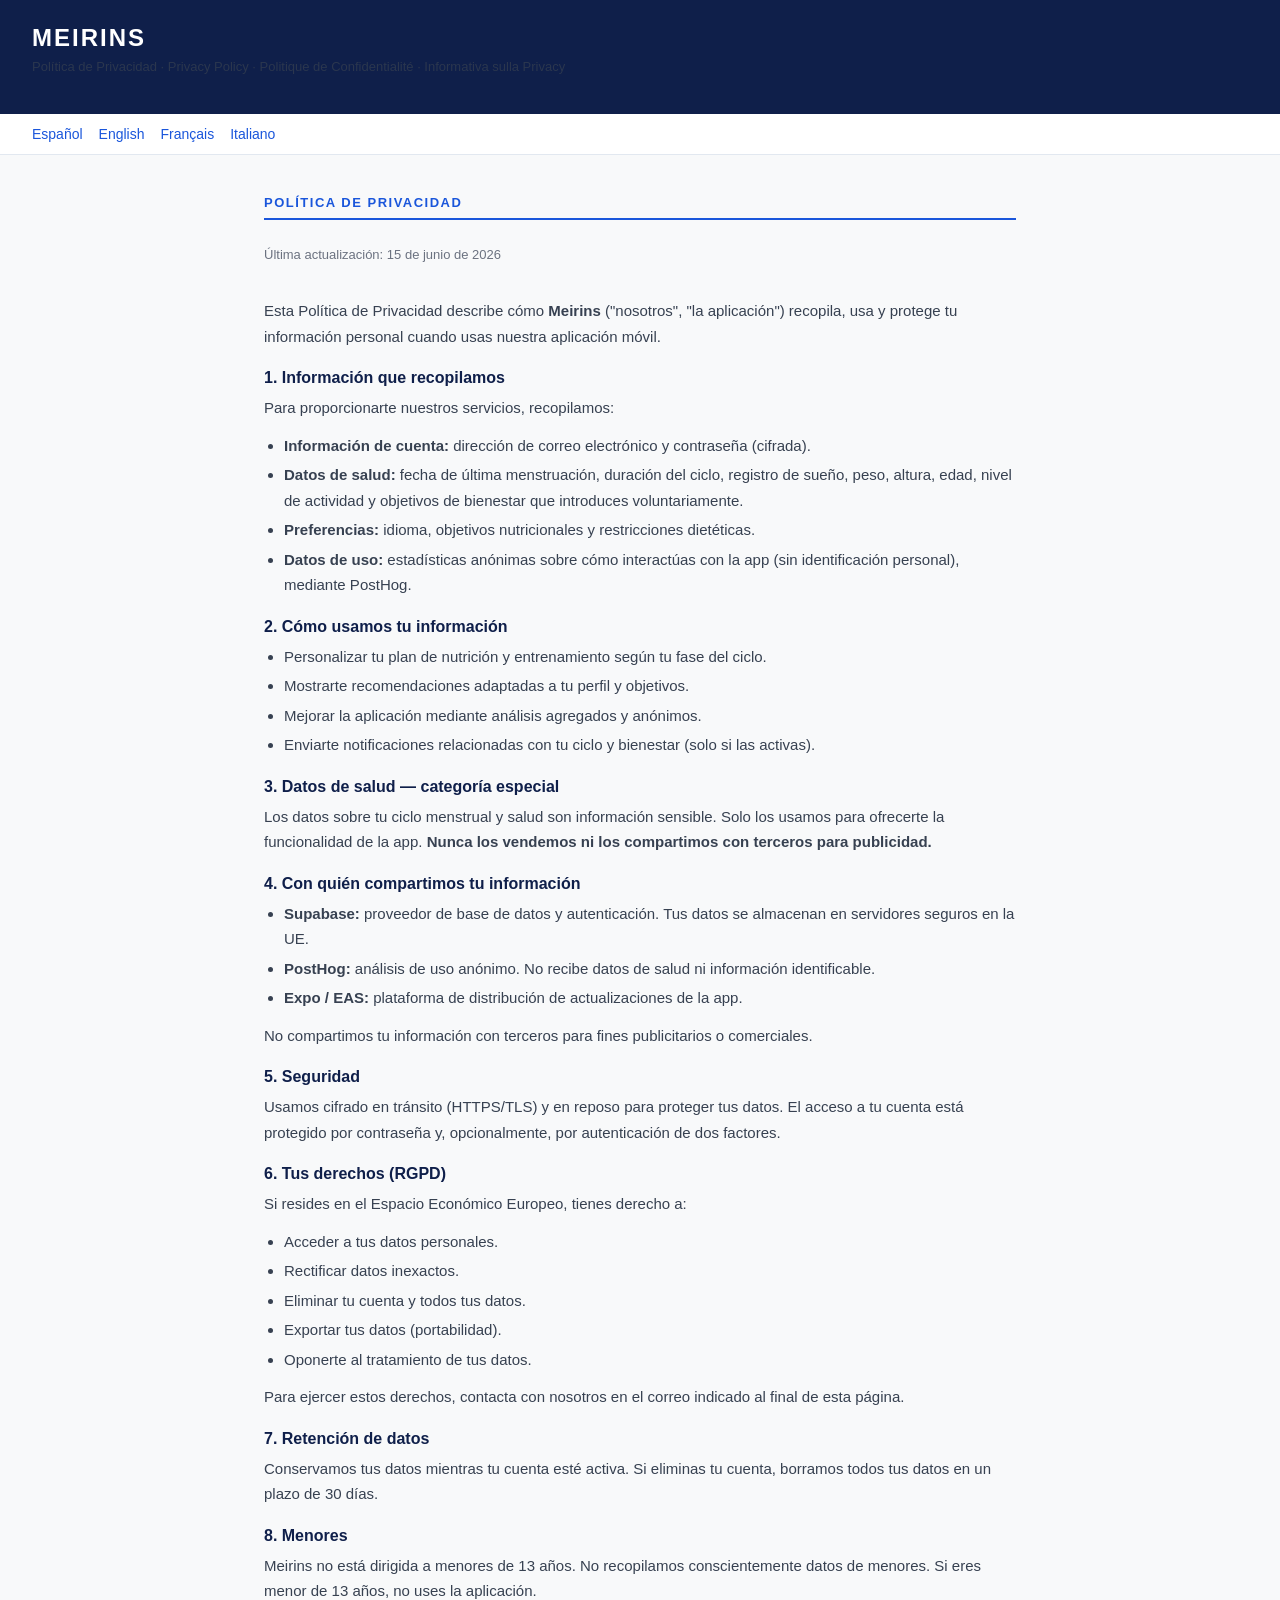
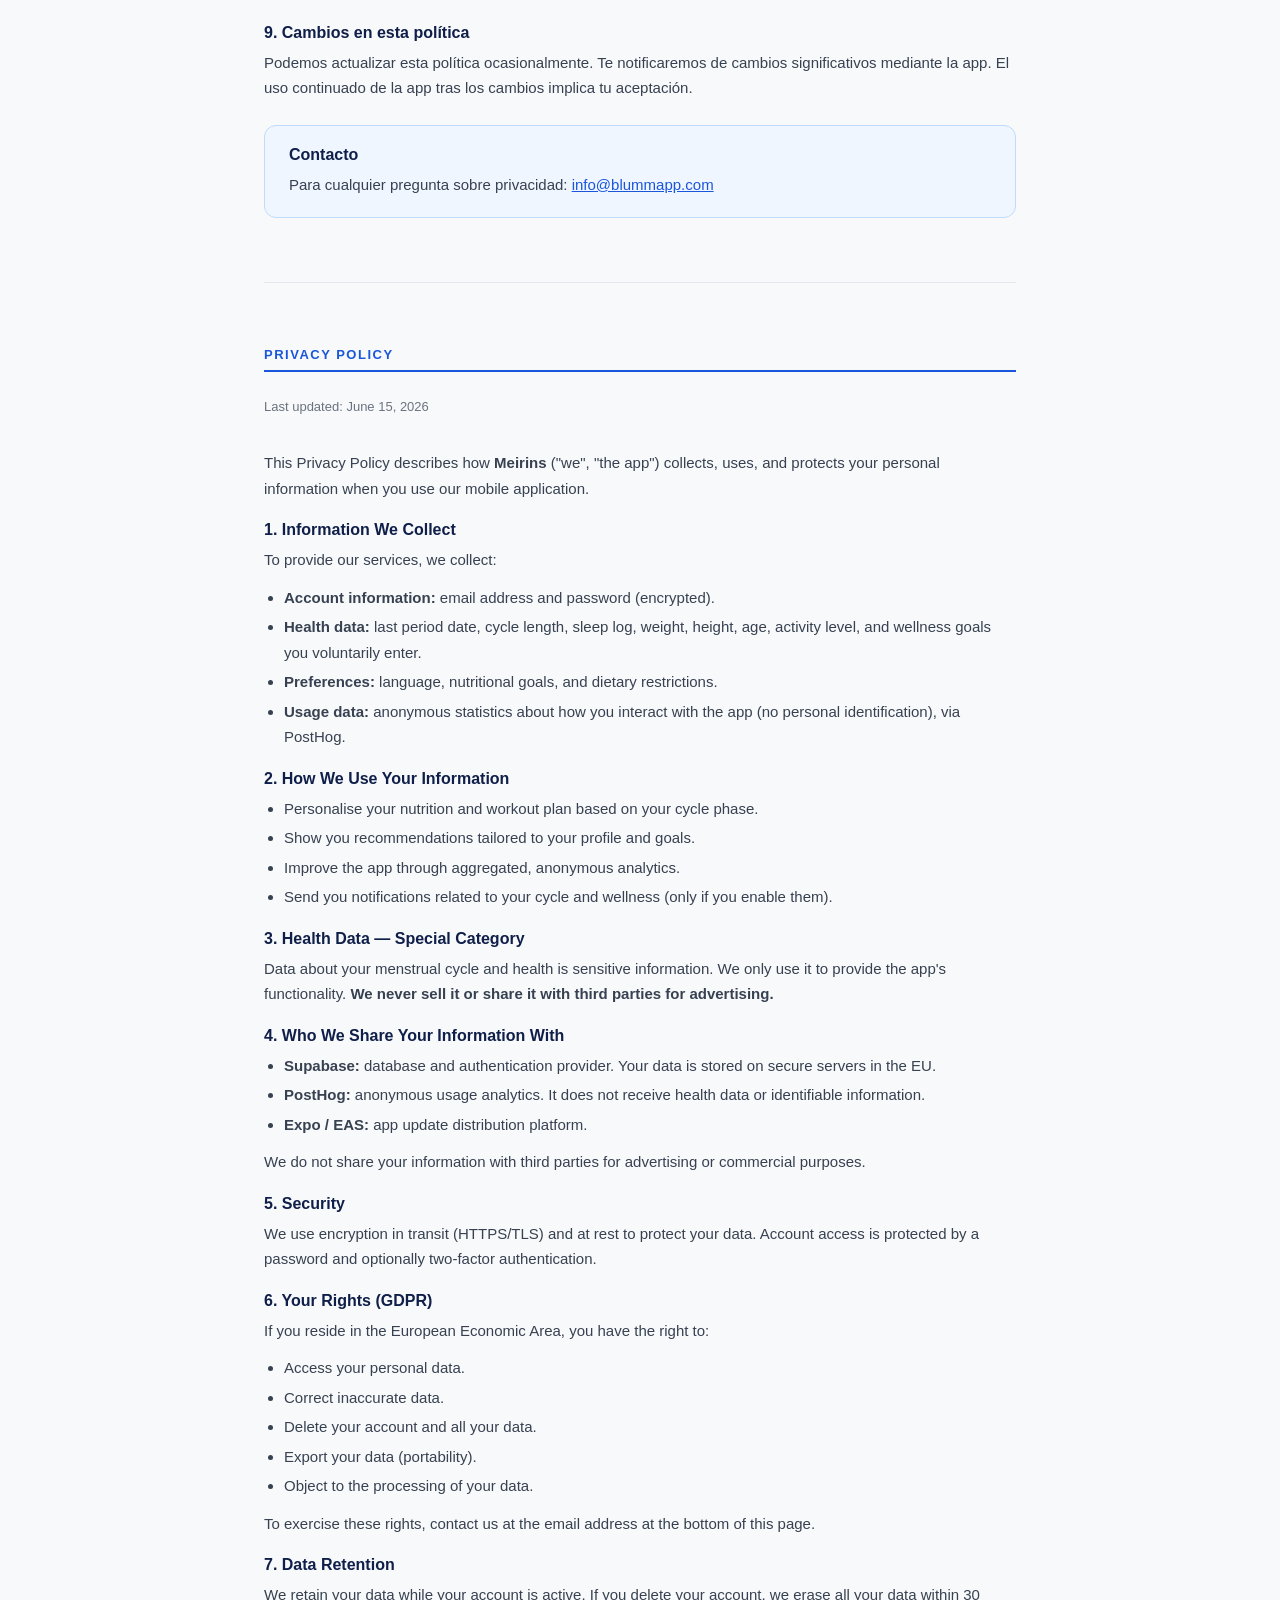
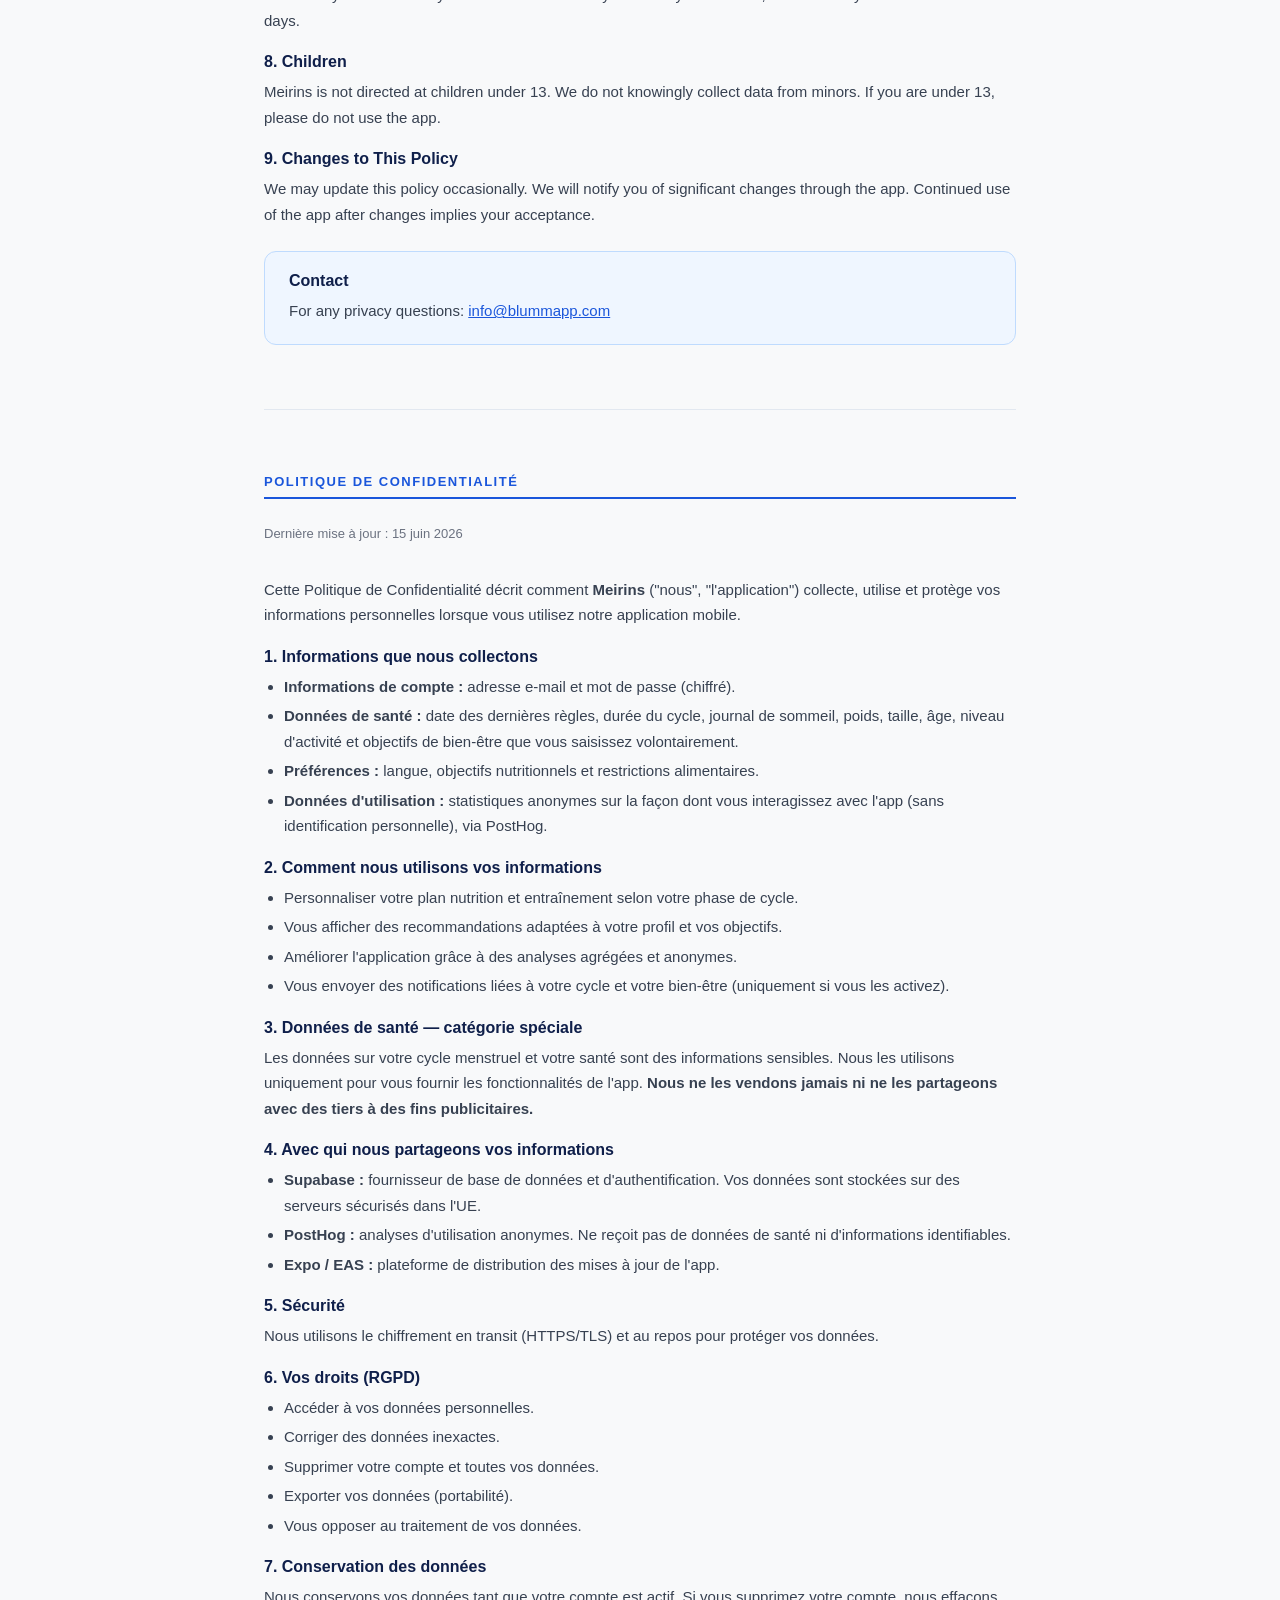
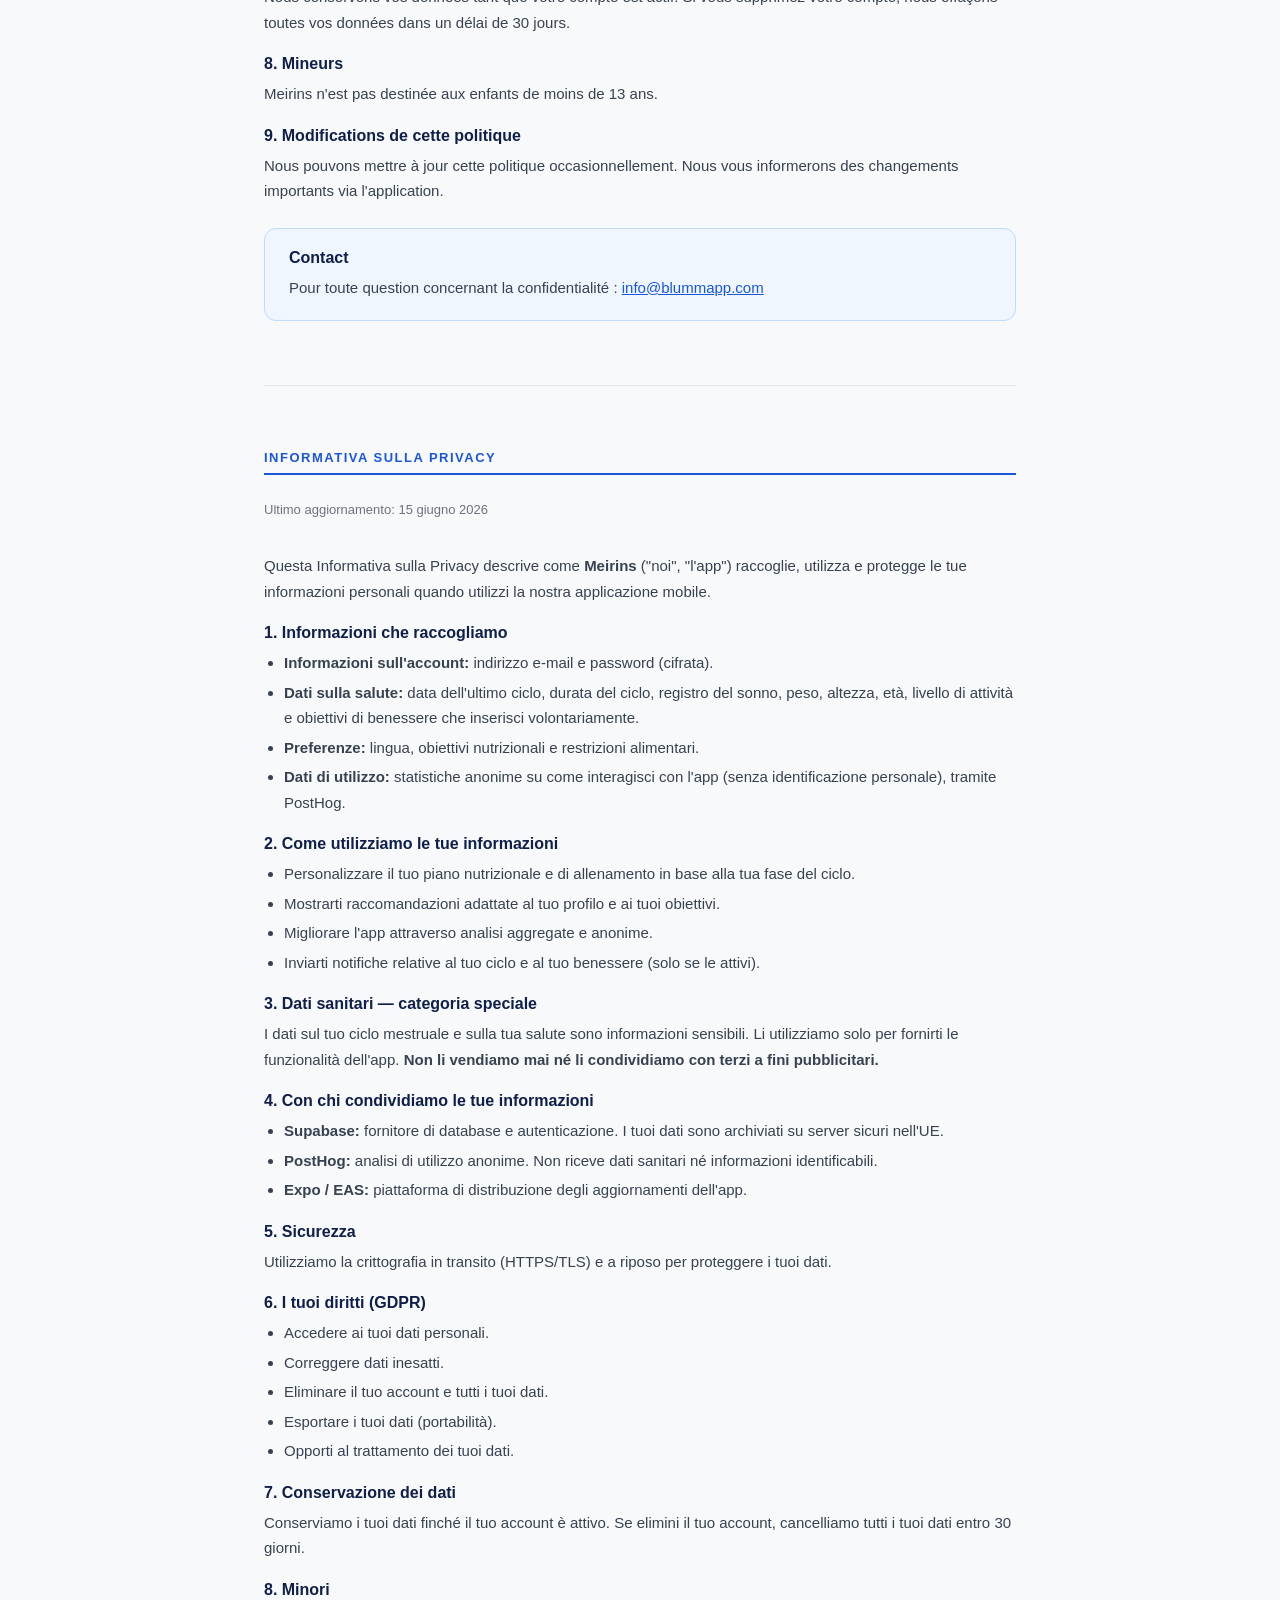
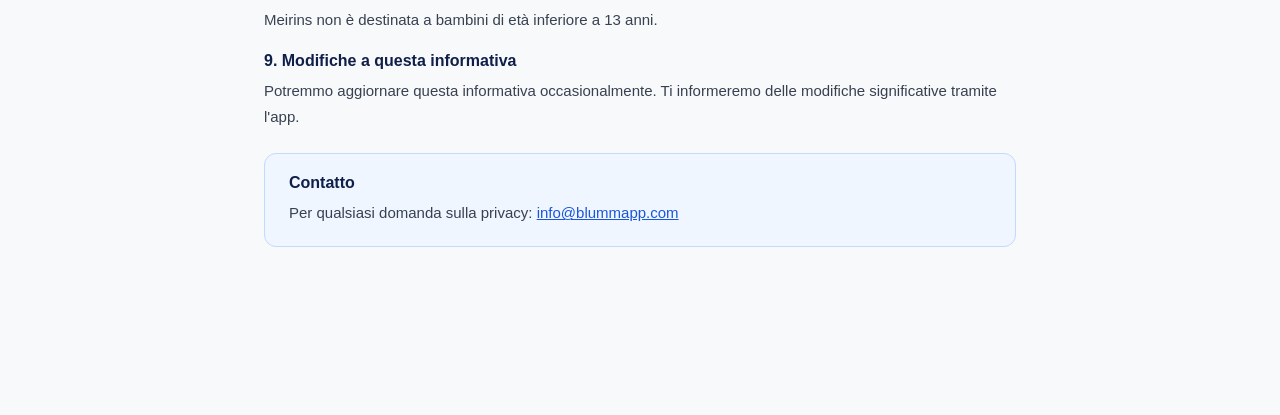
<file: privacy-policy.html>
<!DOCTYPE html>
<html lang="es">
<head>
  <meta charset="UTF-8">
  <meta name="viewport" content="width=device-width, initial-scale=1.0">
  <title>Meirins — Política de Privacidad / Privacy Policy</title>
  <link rel="icon" type="image/png" href="favicon.png">
  <style>
    * { box-sizing: border-box; margin: 0; padding: 0; }
    body { font-family: -apple-system, BlinkMacSystemFont, 'Segoe UI', sans-serif; color: #1a1a2e; background: #f8f9fa; }
    header { background: #0F1F4A; color: white; padding: 24px 32px; }
    header h1 { font-size: 24px; font-weight: 700; letter-spacing: 2px; }
    header p { font-size: 13px; opacity: 0.7; margin-top: 4px; }
    .lang-nav { background: white; border-bottom: 1px solid #e2e8f0; padding: 12px 32px; display: flex; gap: 16px; }
    .lang-nav a { color: #1A56DB; text-decoration: none; font-size: 14px; font-weight: 500; }
    .lang-nav a:hover { text-decoration: underline; }
    main { max-width: 800px; margin: 40px auto; padding: 0 24px 80px; }
    section { margin-bottom: 48px; }
    section h2 { font-size: 13px; font-weight: 700; text-transform: uppercase; letter-spacing: 1.5px; color: #1A56DB; margin-bottom: 24px; padding-bottom: 8px; border-bottom: 2px solid #1A56DB; }
    h3 { font-size: 16px; font-weight: 600; color: #0F1F4A; margin: 20px 0 8px; }
    p { font-size: 15px; line-height: 1.7; color: #374151; margin-bottom: 12px; }
    ul { margin: 8px 0 12px 20px; }
    li { font-size: 15px; line-height: 1.7; color: #374151; margin-bottom: 4px; }
    .date { font-size: 13px; color: #6b7280; margin-bottom: 32px; }
    .contact-box { background: #EFF6FF; border: 1px solid #BFDBFE; border-radius: 12px; padding: 20px 24px; margin-top: 24px; }
    .contact-box p { margin: 0; }
    a { color: #1A56DB; }
    hr { border: none; border-top: 1px solid #e2e8f0; margin: 64px 0; }
  </style>
</head>
<body>

<header>
  <h1>MEIRINS</h1>
  <p>Política de Privacidad · Privacy Policy · Politique de Confidentialité · Informativa sulla Privacy</p>
</header>

<div class="lang-nav">
  <a href="#es">Español</a>
  <a href="#en">English</a>
  <a href="#fr">Français</a>
  <a href="#it">Italiano</a>
</div>

<main>

<!-- ═══════════════════════════════════ ESPAÑOL ═══════════════════════════════════ -->
<div id="es">
<section>
  <h2>Política de Privacidad</h2>
  <p class="date">Última actualización: 15 de junio de 2026</p>

  <p>Esta Política de Privacidad describe cómo <strong>Meirins</strong> ("nosotros", "la aplicación") recopila, usa y protege tu información personal cuando usas nuestra aplicación móvil.</p>

  <h3>1. Información que recopilamos</h3>
  <p>Para proporcionarte nuestros servicios, recopilamos:</p>
  <ul>
    <li><strong>Información de cuenta:</strong> dirección de correo electrónico y contraseña (cifrada).</li>
    <li><strong>Datos de salud:</strong> fecha de última menstruación, duración del ciclo, registro de sueño, peso, altura, edad, nivel de actividad y objetivos de bienestar que introduces voluntariamente.</li>
    <li><strong>Preferencias:</strong> idioma, objetivos nutricionales y restricciones dietéticas.</li>
    <li><strong>Datos de uso:</strong> estadísticas anónimas sobre cómo interactúas con la app (sin identificación personal), mediante PostHog.</li>
  </ul>

  <h3>2. Cómo usamos tu información</h3>
  <ul>
    <li>Personalizar tu plan de nutrición y entrenamiento según tu fase del ciclo.</li>
    <li>Mostrarte recomendaciones adaptadas a tu perfil y objetivos.</li>
    <li>Mejorar la aplicación mediante análisis agregados y anónimos.</li>
    <li>Enviarte notificaciones relacionadas con tu ciclo y bienestar (solo si las activas).</li>
  </ul>

  <h3>3. Datos de salud — categoría especial</h3>
  <p>Los datos sobre tu ciclo menstrual y salud son información sensible. Solo los usamos para ofrecerte la funcionalidad de la app. <strong>Nunca los vendemos ni los compartimos con terceros para publicidad.</strong></p>

  <h3>4. Con quién compartimos tu información</h3>
  <ul>
    <li><strong>Supabase:</strong> proveedor de base de datos y autenticación. Tus datos se almacenan en servidores seguros en la UE.</li>
    <li><strong>PostHog:</strong> análisis de uso anónimo. No recibe datos de salud ni información identificable.</li>
    <li><strong>Expo / EAS:</strong> plataforma de distribución de actualizaciones de la app.</li>
  </ul>
  <p>No compartimos tu información con terceros para fines publicitarios o comerciales.</p>

  <h3>5. Seguridad</h3>
  <p>Usamos cifrado en tránsito (HTTPS/TLS) y en reposo para proteger tus datos. El acceso a tu cuenta está protegido por contraseña y, opcionalmente, por autenticación de dos factores.</p>

  <h3>6. Tus derechos (RGPD)</h3>
  <p>Si resides en el Espacio Económico Europeo, tienes derecho a:</p>
  <ul>
    <li>Acceder a tus datos personales.</li>
    <li>Rectificar datos inexactos.</li>
    <li>Eliminar tu cuenta y todos tus datos.</li>
    <li>Exportar tus datos (portabilidad).</li>
    <li>Oponerte al tratamiento de tus datos.</li>
  </ul>
  <p>Para ejercer estos derechos, contacta con nosotros en el correo indicado al final de esta página.</p>

  <h3>7. Retención de datos</h3>
  <p>Conservamos tus datos mientras tu cuenta esté activa. Si eliminas tu cuenta, borramos todos tus datos en un plazo de 30 días.</p>

  <h3>8. Menores</h3>
  <p>Meirins no está dirigida a menores de 13 años. No recopilamos conscientemente datos de menores. Si eres menor de 13 años, no uses la aplicación.</p>

  <h3>9. Cambios en esta política</h3>
  <p>Podemos actualizar esta política ocasionalmente. Te notificaremos de cambios significativos mediante la app. El uso continuado de la app tras los cambios implica tu aceptación.</p>

  <div class="contact-box">
    <h3 style="margin-top:0">Contacto</h3>
    <p>Para cualquier pregunta sobre privacidad: <a href="mailto:info@blummapp.com">info@blummapp.com</a></p>
  </div>
</section>
</div>

<hr>

<!-- ═══════════════════════════════════ ENGLISH ═══════════════════════════════════ -->
<div id="en">
<section>
  <h2>Privacy Policy</h2>
  <p class="date">Last updated: June 15, 2026</p>

  <p>This Privacy Policy describes how <strong>Meirins</strong> ("we", "the app") collects, uses, and protects your personal information when you use our mobile application.</p>

  <h3>1. Information We Collect</h3>
  <p>To provide our services, we collect:</p>
  <ul>
    <li><strong>Account information:</strong> email address and password (encrypted).</li>
    <li><strong>Health data:</strong> last period date, cycle length, sleep log, weight, height, age, activity level, and wellness goals you voluntarily enter.</li>
    <li><strong>Preferences:</strong> language, nutritional goals, and dietary restrictions.</li>
    <li><strong>Usage data:</strong> anonymous statistics about how you interact with the app (no personal identification), via PostHog.</li>
  </ul>

  <h3>2. How We Use Your Information</h3>
  <ul>
    <li>Personalise your nutrition and workout plan based on your cycle phase.</li>
    <li>Show you recommendations tailored to your profile and goals.</li>
    <li>Improve the app through aggregated, anonymous analytics.</li>
    <li>Send you notifications related to your cycle and wellness (only if you enable them).</li>
  </ul>

  <h3>3. Health Data — Special Category</h3>
  <p>Data about your menstrual cycle and health is sensitive information. We only use it to provide the app's functionality. <strong>We never sell it or share it with third parties for advertising.</strong></p>

  <h3>4. Who We Share Your Information With</h3>
  <ul>
    <li><strong>Supabase:</strong> database and authentication provider. Your data is stored on secure servers in the EU.</li>
    <li><strong>PostHog:</strong> anonymous usage analytics. It does not receive health data or identifiable information.</li>
    <li><strong>Expo / EAS:</strong> app update distribution platform.</li>
  </ul>
  <p>We do not share your information with third parties for advertising or commercial purposes.</p>

  <h3>5. Security</h3>
  <p>We use encryption in transit (HTTPS/TLS) and at rest to protect your data. Account access is protected by a password and optionally two-factor authentication.</p>

  <h3>6. Your Rights (GDPR)</h3>
  <p>If you reside in the European Economic Area, you have the right to:</p>
  <ul>
    <li>Access your personal data.</li>
    <li>Correct inaccurate data.</li>
    <li>Delete your account and all your data.</li>
    <li>Export your data (portability).</li>
    <li>Object to the processing of your data.</li>
  </ul>
  <p>To exercise these rights, contact us at the email address at the bottom of this page.</p>

  <h3>7. Data Retention</h3>
  <p>We retain your data while your account is active. If you delete your account, we erase all your data within 30 days.</p>

  <h3>8. Children</h3>
  <p>Meirins is not directed at children under 13. We do not knowingly collect data from minors. If you are under 13, please do not use the app.</p>

  <h3>9. Changes to This Policy</h3>
  <p>We may update this policy occasionally. We will notify you of significant changes through the app. Continued use of the app after changes implies your acceptance.</p>

  <div class="contact-box">
    <h3 style="margin-top:0">Contact</h3>
    <p>For any privacy questions: <a href="mailto:info@blummapp.com">info@blummapp.com</a></p>
  </div>
</section>
</div>

<hr>

<!-- ═══════════════════════════════════ FRANÇAIS ═══════════════════════════════════ -->
<div id="fr">
<section>
  <h2>Politique de Confidentialité</h2>
  <p class="date">Dernière mise à jour : 15 juin 2026</p>

  <p>Cette Politique de Confidentialité décrit comment <strong>Meirins</strong> ("nous", "l'application") collecte, utilise et protège vos informations personnelles lorsque vous utilisez notre application mobile.</p>

  <h3>1. Informations que nous collectons</h3>
  <ul>
    <li><strong>Informations de compte :</strong> adresse e-mail et mot de passe (chiffré).</li>
    <li><strong>Données de santé :</strong> date des dernières règles, durée du cycle, journal de sommeil, poids, taille, âge, niveau d'activité et objectifs de bien-être que vous saisissez volontairement.</li>
    <li><strong>Préférences :</strong> langue, objectifs nutritionnels et restrictions alimentaires.</li>
    <li><strong>Données d'utilisation :</strong> statistiques anonymes sur la façon dont vous interagissez avec l'app (sans identification personnelle), via PostHog.</li>
  </ul>

  <h3>2. Comment nous utilisons vos informations</h3>
  <ul>
    <li>Personnaliser votre plan nutrition et entraînement selon votre phase de cycle.</li>
    <li>Vous afficher des recommandations adaptées à votre profil et vos objectifs.</li>
    <li>Améliorer l'application grâce à des analyses agrégées et anonymes.</li>
    <li>Vous envoyer des notifications liées à votre cycle et votre bien-être (uniquement si vous les activez).</li>
  </ul>

  <h3>3. Données de santé — catégorie spéciale</h3>
  <p>Les données sur votre cycle menstruel et votre santé sont des informations sensibles. Nous les utilisons uniquement pour vous fournir les fonctionnalités de l'app. <strong>Nous ne les vendons jamais ni ne les partageons avec des tiers à des fins publicitaires.</strong></p>

  <h3>4. Avec qui nous partageons vos informations</h3>
  <ul>
    <li><strong>Supabase :</strong> fournisseur de base de données et d'authentification. Vos données sont stockées sur des serveurs sécurisés dans l'UE.</li>
    <li><strong>PostHog :</strong> analyses d'utilisation anonymes. Ne reçoit pas de données de santé ni d'informations identifiables.</li>
    <li><strong>Expo / EAS :</strong> plateforme de distribution des mises à jour de l'app.</li>
  </ul>

  <h3>5. Sécurité</h3>
  <p>Nous utilisons le chiffrement en transit (HTTPS/TLS) et au repos pour protéger vos données.</p>

  <h3>6. Vos droits (RGPD)</h3>
  <ul>
    <li>Accéder à vos données personnelles.</li>
    <li>Corriger des données inexactes.</li>
    <li>Supprimer votre compte et toutes vos données.</li>
    <li>Exporter vos données (portabilité).</li>
    <li>Vous opposer au traitement de vos données.</li>
  </ul>

  <h3>7. Conservation des données</h3>
  <p>Nous conservons vos données tant que votre compte est actif. Si vous supprimez votre compte, nous effaçons toutes vos données dans un délai de 30 jours.</p>

  <h3>8. Mineurs</h3>
  <p>Meirins n'est pas destinée aux enfants de moins de 13 ans.</p>

  <h3>9. Modifications de cette politique</h3>
  <p>Nous pouvons mettre à jour cette politique occasionnellement. Nous vous informerons des changements importants via l'application.</p>

  <div class="contact-box">
    <h3 style="margin-top:0">Contact</h3>
    <p>Pour toute question concernant la confidentialité : <a href="mailto:info@blummapp.com">info@blummapp.com</a></p>
  </div>
</section>
</div>

<hr>

<!-- ═══════════════════════════════════ ITALIANO ═══════════════════════════════════ -->
<div id="it">
<section>
  <h2>Informativa sulla Privacy</h2>
  <p class="date">Ultimo aggiornamento: 15 giugno 2026</p>

  <p>Questa Informativa sulla Privacy descrive come <strong>Meirins</strong> ("noi", "l'app") raccoglie, utilizza e protegge le tue informazioni personali quando utilizzi la nostra applicazione mobile.</p>

  <h3>1. Informazioni che raccogliamo</h3>
  <ul>
    <li><strong>Informazioni sull'account:</strong> indirizzo e-mail e password (cifrata).</li>
    <li><strong>Dati sulla salute:</strong> data dell'ultimo ciclo, durata del ciclo, registro del sonno, peso, altezza, età, livello di attività e obiettivi di benessere che inserisci volontariamente.</li>
    <li><strong>Preferenze:</strong> lingua, obiettivi nutrizionali e restrizioni alimentari.</li>
    <li><strong>Dati di utilizzo:</strong> statistiche anonime su come interagisci con l'app (senza identificazione personale), tramite PostHog.</li>
  </ul>

  <h3>2. Come utilizziamo le tue informazioni</h3>
  <ul>
    <li>Personalizzare il tuo piano nutrizionale e di allenamento in base alla tua fase del ciclo.</li>
    <li>Mostrarti raccomandazioni adattate al tuo profilo e ai tuoi obiettivi.</li>
    <li>Migliorare l'app attraverso analisi aggregate e anonime.</li>
    <li>Inviarti notifiche relative al tuo ciclo e al tuo benessere (solo se le attivi).</li>
  </ul>

  <h3>3. Dati sanitari — categoria speciale</h3>
  <p>I dati sul tuo ciclo mestruale e sulla tua salute sono informazioni sensibili. Li utilizziamo solo per fornirti le funzionalità dell'app. <strong>Non li vendiamo mai né li condividiamo con terzi a fini pubblicitari.</strong></p>

  <h3>4. Con chi condividiamo le tue informazioni</h3>
  <ul>
    <li><strong>Supabase:</strong> fornitore di database e autenticazione. I tuoi dati sono archiviati su server sicuri nell'UE.</li>
    <li><strong>PostHog:</strong> analisi di utilizzo anonime. Non riceve dati sanitari né informazioni identificabili.</li>
    <li><strong>Expo / EAS:</strong> piattaforma di distribuzione degli aggiornamenti dell'app.</li>
  </ul>

  <h3>5. Sicurezza</h3>
  <p>Utilizziamo la crittografia in transito (HTTPS/TLS) e a riposo per proteggere i tuoi dati.</p>

  <h3>6. I tuoi diritti (GDPR)</h3>
  <ul>
    <li>Accedere ai tuoi dati personali.</li>
    <li>Correggere dati inesatti.</li>
    <li>Eliminare il tuo account e tutti i tuoi dati.</li>
    <li>Esportare i tuoi dati (portabilità).</li>
    <li>Opporti al trattamento dei tuoi dati.</li>
  </ul>

  <h3>7. Conservazione dei dati</h3>
  <p>Conserviamo i tuoi dati finché il tuo account è attivo. Se elimini il tuo account, cancelliamo tutti i tuoi dati entro 30 giorni.</p>

  <h3>8. Minori</h3>
  <p>Meirins non è destinata a bambini di età inferiore a 13 anni.</p>

  <h3>9. Modifiche a questa informativa</h3>
  <p>Potremmo aggiornare questa informativa occasionalmente. Ti informeremo delle modifiche significative tramite l'app.</p>

  <div class="contact-box">
    <h3 style="margin-top:0">Contatto</h3>
    <p>Per qualsiasi domanda sulla privacy: <a href="mailto:info@blummapp.com">info@blummapp.com</a></p>
  </div>
</section>
</div>

</main>
</body>
</html>
</file>
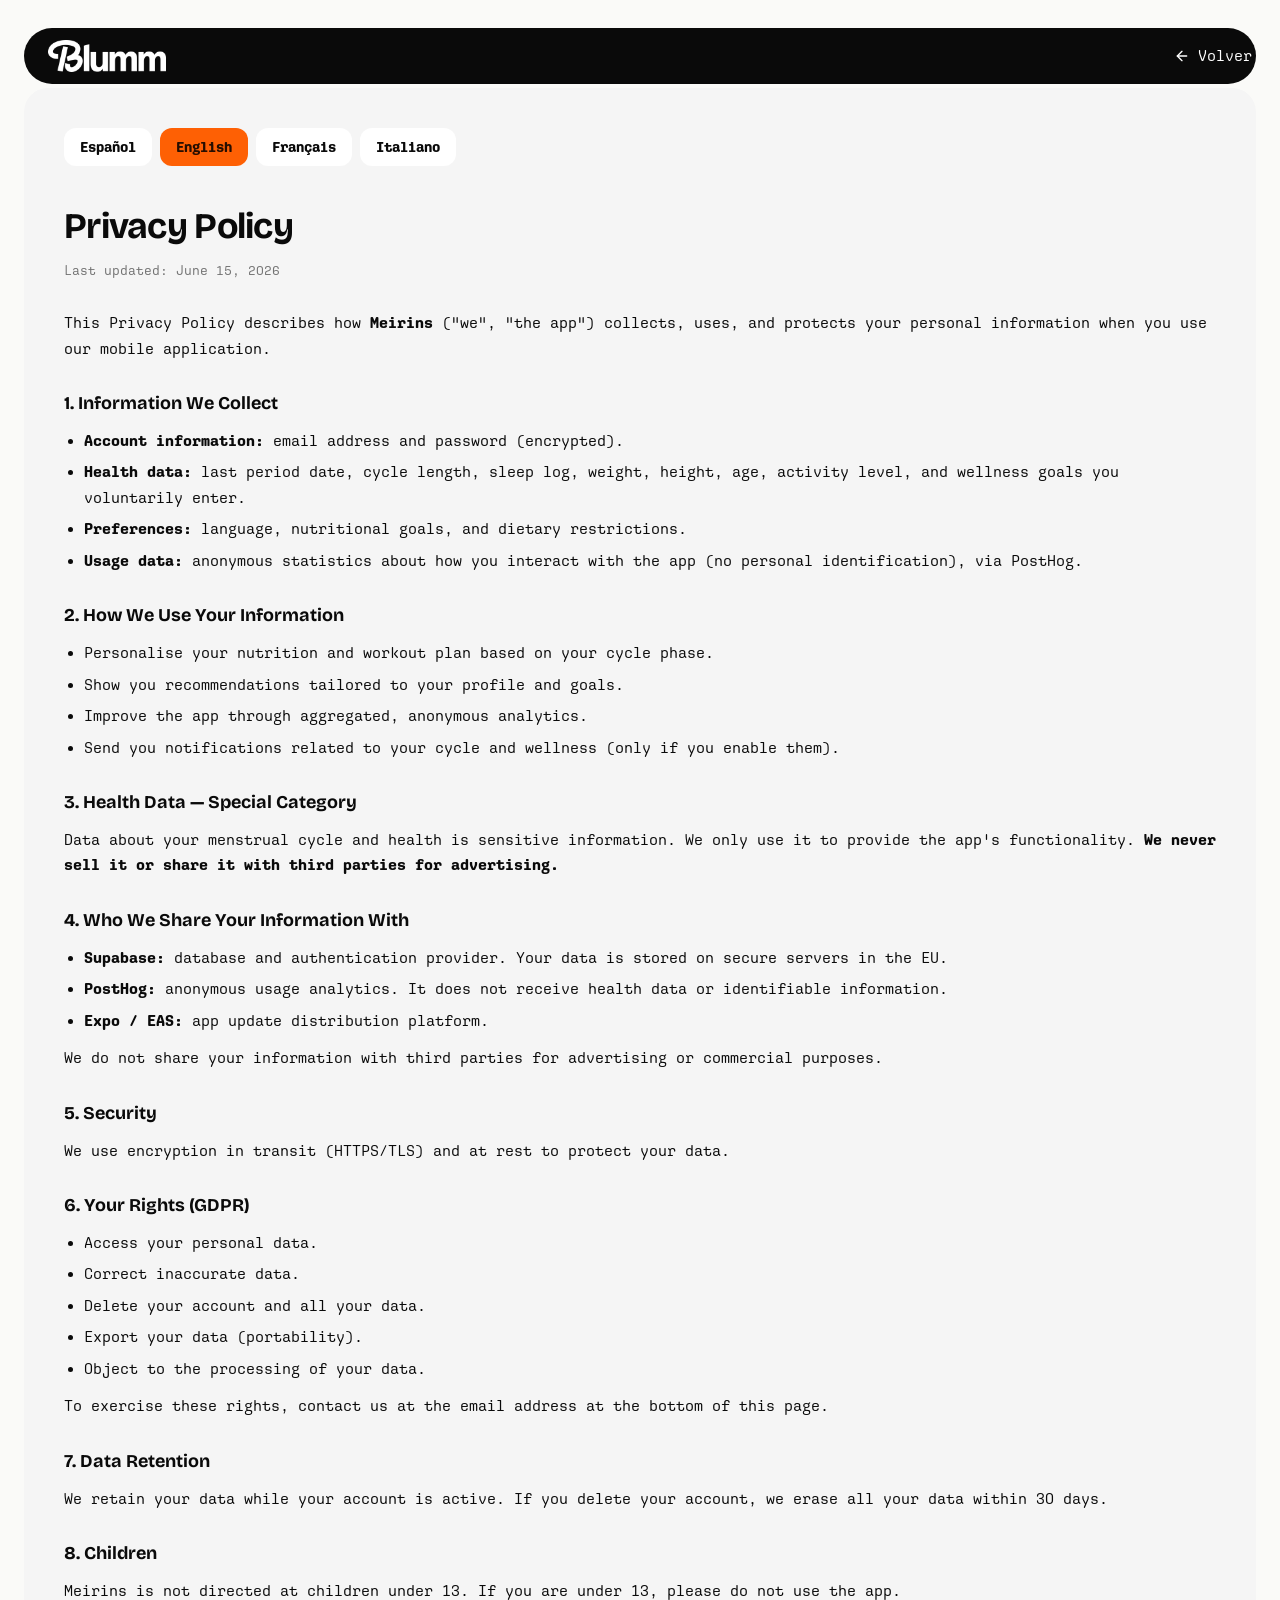
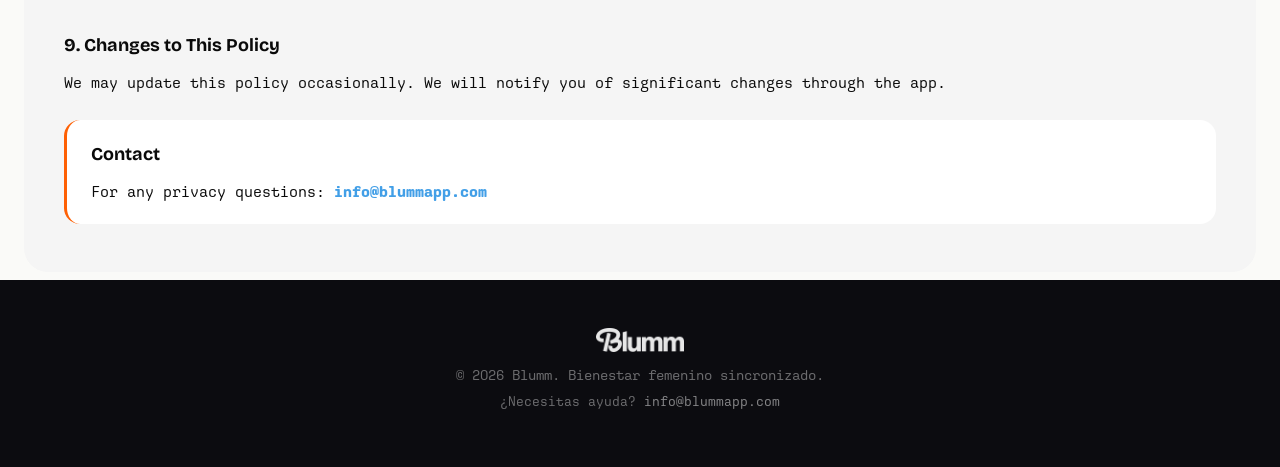
<file: privacy.html>
<!doctype html>
<html lang="es">
<head>
  <meta charset="utf-8">
  <meta name="viewport" content="width=device-width, initial-scale=1">
  <title>Blumm — Política de Privacidad / Privacy Policy</title>
  <meta name="description" content="Cómo Blumm trata tus datos personales y de salud.">
  <link rel="icon" type="image/png" href="favicon.png">
  <link rel="preconnect" href="https://fonts.googleapis.com">
  <link rel="preconnect" href="https://fonts.gstatic.com" crossorigin>
  <link href="https://fonts.googleapis.com/css2?family=Bricolage+Grotesque:opsz,wght@12..96,700;12..96,800&display=swap" rel="stylesheet">
  <link rel="stylesheet" href="style.css?v=12">
</head>
<body class="landing-body">

  <svg style="display:none" aria-hidden="true">
    <symbol id="ico-arrow-left" viewBox="0 0 24 24" fill="none" stroke="currentColor" stroke-width="2" stroke-linecap="round" stroke-linejoin="round">
      <path d="m12 19-7-7 7-7"/><path d="M19 12H5"/>
    </symbol>
  </svg>

  <div class="page-frame">

    <header>
      <div class="brand">
        <a href="index.html" style="display:flex;align-items:center">
          <img src="blumm-logo-white.png" alt="Blumm" class="blumm-logo">
        </a>
      </div>
      <a href="index.html" class="back-link">
        <svg class="ico ico-sm" viewBox="0 0 24 24"><use href="#ico-arrow-left"/></svg>
        <span>Volver</span>
      </a>
    </header>

    <main>
      <section class="legal-doc-card">
        <div class="legal-doc-langnav">
          <a href="#" onclick="showLang('es');return false;" id="langbtn-es">Español</a>
          <a href="#" onclick="showLang('en');return false;" id="langbtn-en">English</a>
          <a href="#" onclick="showLang('fr');return false;" id="langbtn-fr">Français</a>
          <a href="#" onclick="showLang('it');return false;" id="langbtn-it">Italiano</a>
        </div>

<!-- ═══════════════════════════════════ ESPAÑOL ═══════════════════════════════════ -->
<div id="lang-es" class="lang-section active">
<section>
  <h2>Política de Privacidad</h2>
  <p class="date">Última actualización: 15 de junio de 2026</p>

  <p>Esta Política de Privacidad describe cómo <strong>Meirins</strong> ("nosotros", "la aplicación") recopila, usa y protege tu información personal cuando usas nuestra aplicación móvil.</p>

  <h3>1. Información que recopilamos</h3>
  <p>Para proporcionarte nuestros servicios, recopilamos:</p>
  <ul>
    <li><strong>Información de cuenta:</strong> dirección de correo electrónico y contraseña (cifrada).</li>
    <li><strong>Datos de salud:</strong> fecha de última menstruación, duración del ciclo, registro de sueño, peso, altura, edad, nivel de actividad y objetivos de bienestar que introduces voluntariamente.</li>
    <li><strong>Preferencias:</strong> idioma, objetivos nutricionales y restricciones dietéticas.</li>
    <li><strong>Datos de uso:</strong> estadísticas anónimas sobre cómo interactúas con la app (sin identificación personal), mediante PostHog.</li>
  </ul>

  <h3>2. Cómo usamos tu información</h3>
  <ul>
    <li>Personalizar tu plan de nutrición y entrenamiento según tu fase del ciclo.</li>
    <li>Mostrarte recomendaciones adaptadas a tu perfil y objetivos.</li>
    <li>Mejorar la aplicación mediante análisis agregados y anónimos.</li>
    <li>Enviarte notificaciones relacionadas con tu ciclo y bienestar (solo si las activas).</li>
  </ul>

  <h3>3. Datos de salud — categoría especial</h3>
  <p>Los datos sobre tu ciclo menstrual y salud son información sensible. Solo los usamos para ofrecerte la funcionalidad de la app. <strong>Nunca los vendemos ni los compartimos con terceros para publicidad.</strong></p>

  <h3>4. Con quién compartimos tu información</h3>
  <ul>
    <li><strong>Supabase:</strong> proveedor de base de datos y autenticación. Tus datos se almacenan en servidores seguros en la UE.</li>
    <li><strong>PostHog:</strong> análisis de uso anónimo. No recibe datos de salud ni información identificable.</li>
    <li><strong>Expo / EAS:</strong> plataforma de distribución de actualizaciones de la app.</li>
  </ul>
  <p>No compartimos tu información con terceros para fines publicitarios o comerciales.</p>

  <h3>5. Seguridad</h3>
  <p>Usamos cifrado en tránsito (HTTPS/TLS) y en reposo para proteger tus datos. El acceso a tu cuenta está protegido por contraseña.</p>

  <h3>6. Tus derechos (RGPD)</h3>
  <p>Si resides en el Espacio Económico Europeo, tienes derecho a:</p>
  <ul>
    <li>Acceder a tus datos personales.</li>
    <li>Rectificar datos inexactos.</li>
    <li>Eliminar tu cuenta y todos tus datos.</li>
    <li>Exportar tus datos (portabilidad).</li>
    <li>Oponerte al tratamiento de tus datos.</li>
  </ul>
  <p>Para ejercer estos derechos, contacta con nosotros en el correo indicado al final de esta página.</p>

  <h3>7. Retención de datos</h3>
  <p>Conservamos tus datos mientras tu cuenta esté activa. Si eliminas tu cuenta, borramos todos tus datos en un plazo de 30 días.</p>

  <h3>8. Menores</h3>
  <p>Meirins no está dirigida a menores de 13 años. Si eres menor de 13 años, no uses la aplicación.</p>

  <h3>9. Cambios en esta política</h3>
  <p>Podemos actualizar esta política ocasionalmente. Te notificaremos de cambios significativos mediante la app.</p>

  <div class="contact-box">
    <h3 style="margin-top:0">Contacto</h3>
    <p>Para cualquier pregunta sobre privacidad: <a href="mailto:info@blummapp.com">info@blummapp.com</a></p>
  </div>
</section>
</div>

<!-- ═══════════════════════════════════ ENGLISH ═══════════════════════════════════ -->
<div id="lang-en" class="lang-section">
<section>
  <h2>Privacy Policy</h2>
  <p class="date">Last updated: June 15, 2026</p>

  <p>This Privacy Policy describes how <strong>Meirins</strong> ("we", "the app") collects, uses, and protects your personal information when you use our mobile application.</p>

  <h3>1. Information We Collect</h3>
  <ul>
    <li><strong>Account information:</strong> email address and password (encrypted).</li>
    <li><strong>Health data:</strong> last period date, cycle length, sleep log, weight, height, age, activity level, and wellness goals you voluntarily enter.</li>
    <li><strong>Preferences:</strong> language, nutritional goals, and dietary restrictions.</li>
    <li><strong>Usage data:</strong> anonymous statistics about how you interact with the app (no personal identification), via PostHog.</li>
  </ul>

  <h3>2. How We Use Your Information</h3>
  <ul>
    <li>Personalise your nutrition and workout plan based on your cycle phase.</li>
    <li>Show you recommendations tailored to your profile and goals.</li>
    <li>Improve the app through aggregated, anonymous analytics.</li>
    <li>Send you notifications related to your cycle and wellness (only if you enable them).</li>
  </ul>

  <h3>3. Health Data — Special Category</h3>
  <p>Data about your menstrual cycle and health is sensitive information. We only use it to provide the app's functionality. <strong>We never sell it or share it with third parties for advertising.</strong></p>

  <h3>4. Who We Share Your Information With</h3>
  <ul>
    <li><strong>Supabase:</strong> database and authentication provider. Your data is stored on secure servers in the EU.</li>
    <li><strong>PostHog:</strong> anonymous usage analytics. It does not receive health data or identifiable information.</li>
    <li><strong>Expo / EAS:</strong> app update distribution platform.</li>
  </ul>
  <p>We do not share your information with third parties for advertising or commercial purposes.</p>

  <h3>5. Security</h3>
  <p>We use encryption in transit (HTTPS/TLS) and at rest to protect your data.</p>

  <h3>6. Your Rights (GDPR)</h3>
  <ul>
    <li>Access your personal data.</li>
    <li>Correct inaccurate data.</li>
    <li>Delete your account and all your data.</li>
    <li>Export your data (portability).</li>
    <li>Object to the processing of your data.</li>
  </ul>
  <p>To exercise these rights, contact us at the email address at the bottom of this page.</p>

  <h3>7. Data Retention</h3>
  <p>We retain your data while your account is active. If you delete your account, we erase all your data within 30 days.</p>

  <h3>8. Children</h3>
  <p>Meirins is not directed at children under 13. If you are under 13, please do not use the app.</p>

  <h3>9. Changes to This Policy</h3>
  <p>We may update this policy occasionally. We will notify you of significant changes through the app.</p>

  <div class="contact-box">
    <h3 style="margin-top:0">Contact</h3>
    <p>For any privacy questions: <a href="mailto:info@blummapp.com">info@blummapp.com</a></p>
  </div>
</section>
</div>

<!-- ═══════════════════════════════════ FRANÇAIS ═══════════════════════════════════ -->
<div id="lang-fr" class="lang-section">
<section>
  <h2>Politique de Confidentialité</h2>
  <p class="date">Dernière mise à jour : 15 juin 2026</p>

  <p>Cette Politique de Confidentialité décrit comment <strong>Meirins</strong> ("nous", "l'application") collecte, utilise et protège vos informations personnelles lorsque vous utilisez notre application mobile.</p>

  <h3>1. Informations que nous collectons</h3>
  <ul>
    <li><strong>Informations de compte :</strong> adresse e-mail et mot de passe (chiffré).</li>
    <li><strong>Données de santé :</strong> date des dernières règles, durée du cycle, journal de sommeil, poids, taille, âge, niveau d'activité et objectifs de bien-être.</li>
    <li><strong>Préférences :</strong> langue, objectifs nutritionnels et restrictions alimentaires.</li>
    <li><strong>Données d'utilisation :</strong> statistiques anonymes via PostHog (sans identification personnelle).</li>
  </ul>

  <h3>2. Comment nous utilisons vos informations</h3>
  <ul>
    <li>Personnaliser votre plan nutrition et entraînement selon votre phase de cycle.</li>
    <li>Vous afficher des recommandations adaptées à votre profil et vos objectifs.</li>
    <li>Améliorer l'application grâce à des analyses agrégées et anonymes.</li>
    <li>Vous envoyer des notifications liées à votre cycle (uniquement si vous les activez).</li>
  </ul>

  <h3>3. Données de santé — catégorie spéciale</h3>
  <p>Les données sur votre cycle menstruel sont des informations sensibles. <strong>Nous ne les vendons jamais ni ne les partageons avec des tiers à des fins publicitaires.</strong></p>

  <h3>4. Avec qui nous partageons vos informations</h3>
  <ul>
    <li><strong>Supabase :</strong> base de données et authentification — serveurs sécurisés dans l'UE.</li>
    <li><strong>PostHog :</strong> analyses d'utilisation anonymes.</li>
    <li><strong>Expo / EAS :</strong> distribution des mises à jour de l'app.</li>
  </ul>

  <h3>5. Vos droits (RGPD)</h3>
  <ul>
    <li>Accéder à vos données personnelles.</li>
    <li>Corriger des données inexactes.</li>
    <li>Supprimer votre compte et toutes vos données.</li>
    <li>Exporter vos données (portabilité).</li>
    <li>Vous opposer au traitement de vos données.</li>
  </ul>

  <h3>6. Conservation des données</h3>
  <p>Nous conservons vos données tant que votre compte est actif. Suppression dans les 30 jours suivant la clôture du compte.</p>

  <h3>7. Mineurs</h3>
  <p>Meirins n'est pas destinée aux enfants de moins de 13 ans.</p>

  <div class="contact-box">
    <h3 style="margin-top:0">Contact</h3>
    <p>Pour toute question : <a href="mailto:info@blummapp.com">info@blummapp.com</a></p>
  </div>
</section>
</div>

<!-- ═══════════════════════════════════ ITALIANO ═══════════════════════════════════ -->
<div id="lang-it" class="lang-section">
<section>
  <h2>Informativa sulla Privacy</h2>
  <p class="date">Ultimo aggiornamento: 15 giugno 2026</p>

  <p>Questa Informativa descrive come <strong>Meirins</strong> raccoglie, utilizza e protegge le tue informazioni personali.</p>

  <h3>1. Informazioni che raccogliamo</h3>
  <ul>
    <li><strong>Account:</strong> indirizzo e-mail e password (cifrata).</li>
    <li><strong>Dati sulla salute:</strong> data dell'ultimo ciclo, durata del ciclo, sonno, peso, altezza, età, livello di attività e obiettivi di benessere.</li>
    <li><strong>Preferenze:</strong> lingua, obiettivi nutrizionali e restrizioni alimentari.</li>
    <li><strong>Dati di utilizzo:</strong> statistiche anonime tramite PostHog (nessuna identificazione personale).</li>
  </ul>

  <h3>2. Come utilizziamo le tue informazioni</h3>
  <ul>
    <li>Personalizzare il piano nutrizionale e di allenamento in base alla tua fase del ciclo.</li>
    <li>Mostrarti raccomandazioni adattate al tuo profilo.</li>
    <li>Migliorare l'app attraverso analisi anonime.</li>
    <li>Inviarti notifiche sul ciclo (solo se le attivi).</li>
  </ul>

  <h3>3. Dati sanitari — categoria speciale</h3>
  <p>I dati sul tuo ciclo mestruale sono informazioni sensibili. <strong>Non li vendiamo mai né li condividiamo con terzi a fini pubblicitari.</strong></p>

  <h3>4. Con chi condividiamo le tue informazioni</h3>
  <ul>
    <li><strong>Supabase:</strong> database e autenticazione — server sicuri nell'UE.</li>
    <li><strong>PostHog:</strong> analisi anonime.</li>
    <li><strong>Expo / EAS:</strong> distribuzione aggiornamenti.</li>
  </ul>

  <h3>5. I tuoi diritti (GDPR)</h3>
  <ul>
    <li>Accedere ai tuoi dati personali.</li>
    <li>Correggere dati inesatti.</li>
    <li>Eliminare il tuo account e tutti i tuoi dati.</li>
    <li>Esportare i tuoi dati (portabilità).</li>
    <li>Opporti al trattamento dei tuoi dati.</li>
  </ul>

  <h3>6. Conservazione dei dati</h3>
  <p>Conserviamo i tuoi dati finché il tuo account è attivo. Cancellazione entro 30 giorni dalla chiusura dell'account.</p>

  <h3>7. Minori</h3>
  <p>Meirins non è destinata a bambini di età inferiore a 13 anni.</p>

  <div class="contact-box">
    <h3 style="margin-top:0">Contatto</h3>
    <p>Per qualsiasi domanda: <a href="mailto:info@blummapp.com">info@blummapp.com</a></p>
  </div>
</section>
</div>

      </section>
    </main>

  </div><!-- /.page-frame -->

  <footer>
    <div class="container">
      <div class="footer-brand">
        <img src="blumm-logo-white.png" alt="Blumm" style="height:24px;width:auto;opacity:0.9;">
      </div>
      <p>© 2026 Blumm. Bienestar femenino sincronizado.</p>
      <p class="small">¿Necesitas ayuda? <a href="mailto:info@blummapp.com">info@blummapp.com</a></p>
    </div>
  </footer>

  <script>
    function showLang(lang) {
      document.querySelectorAll('.lang-section').forEach(el => el.classList.remove('active'));
      document.getElementById('lang-' + lang).classList.add('active');
      document.querySelectorAll('.legal-doc-langnav a').forEach(el => el.classList.remove('active'));
      const btn = document.getElementById('langbtn-' + lang);
      if (btn) btn.classList.add('active');
      localStorage.setItem('meirins_lang', lang);
    }
    const saved = (localStorage.getItem('meirins_lang') || '').slice(0,2);
    if (saved && document.getElementById('lang-' + saved)) showLang(saved);
    else showLang('es');
  </script>
</body>
</html>
</file>
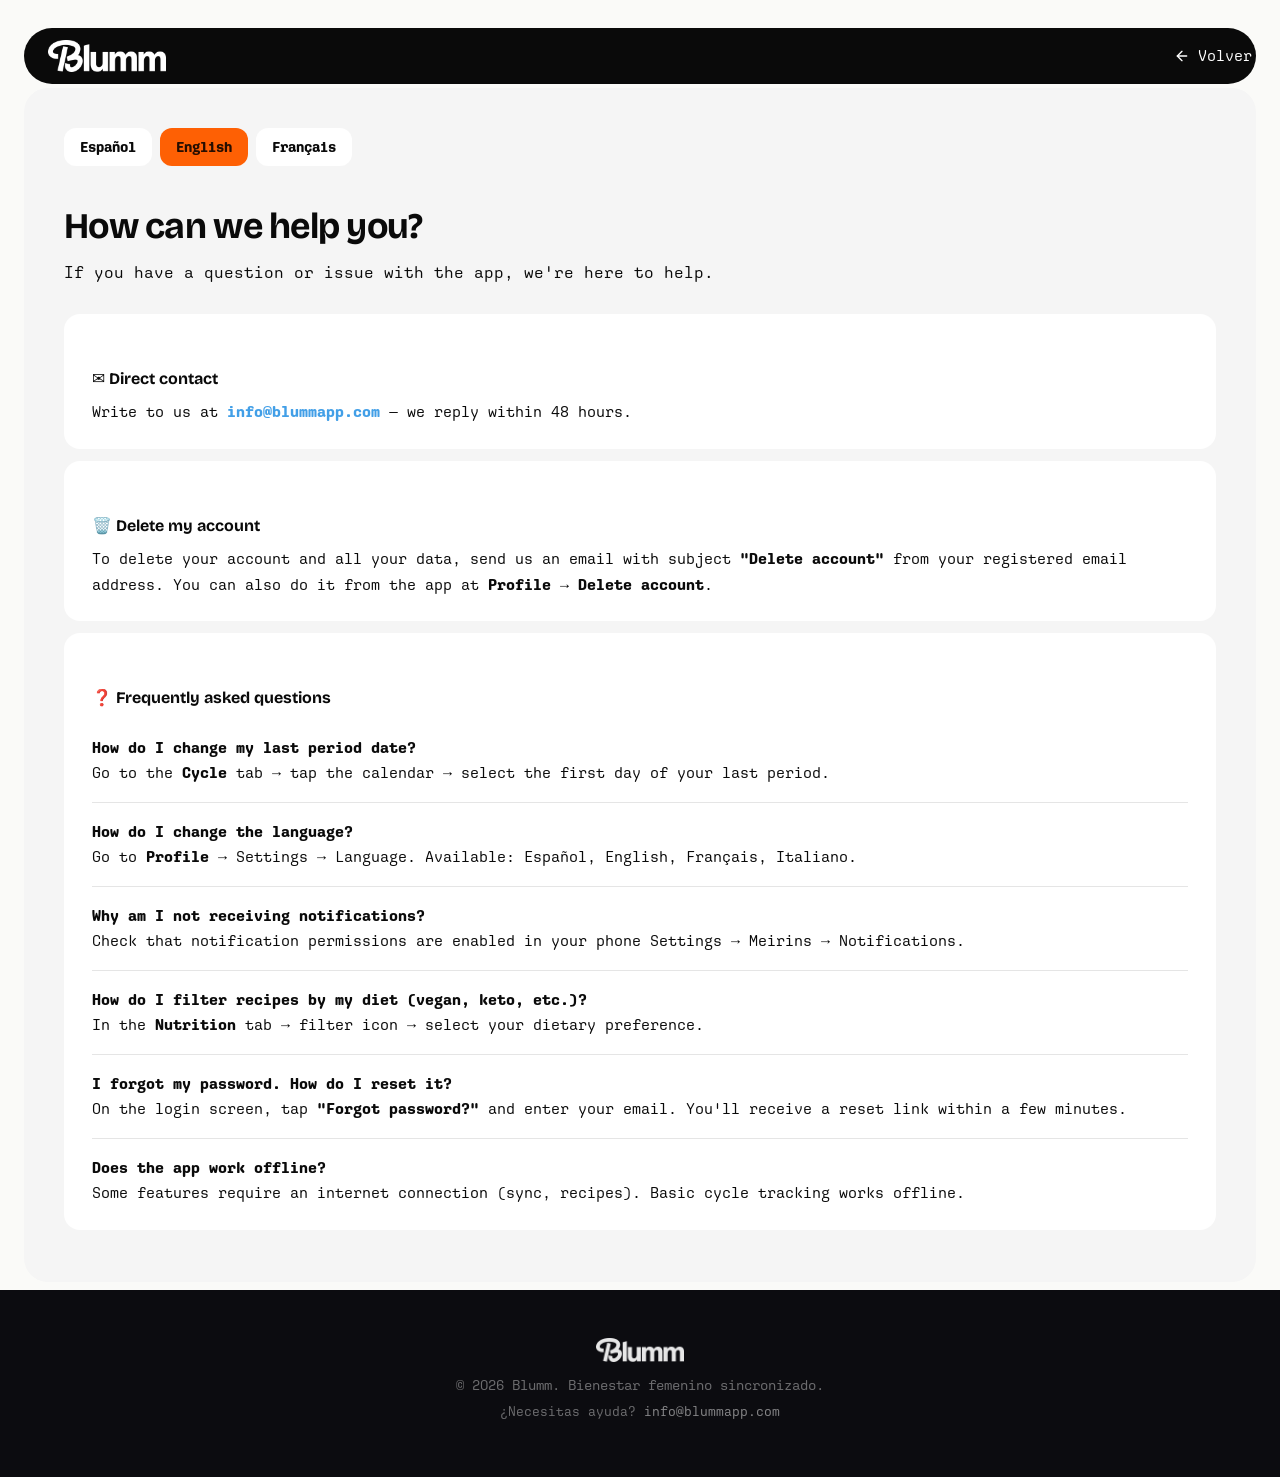
<file: support.html>
<!doctype html>
<html lang="es">
<head>
  <meta charset="utf-8">
  <meta name="viewport" content="width=device-width, initial-scale=1">
  <title>Blumm — Soporte / Support / Aide</title>
  <meta name="description" content="Centro de ayuda de Blumm.">
  <link rel="icon" type="image/png" href="favicon.png">
  <link rel="preconnect" href="https://fonts.googleapis.com">
  <link rel="preconnect" href="https://fonts.gstatic.com" crossorigin>
  <link href="https://fonts.googleapis.com/css2?family=Bricolage+Grotesque:opsz,wght@12..96,700;12..96,800&display=swap" rel="stylesheet">
  <link rel="stylesheet" href="style.css?v=12">
</head>
<body class="landing-body">

  <svg style="display:none" aria-hidden="true">
    <symbol id="ico-arrow-left" viewBox="0 0 24 24" fill="none" stroke="currentColor" stroke-width="2" stroke-linecap="round" stroke-linejoin="round">
      <path d="m12 19-7-7 7-7"/><path d="M19 12H5"/>
    </symbol>
  </svg>

  <div class="page-frame">

    <header>
      <div class="brand">
        <a href="index.html" style="display:flex;align-items:center">
          <img src="blumm-logo-white.png" alt="Blumm" class="blumm-logo">
        </a>
      </div>
      <a href="index.html" class="back-link">
        <svg class="ico ico-sm" viewBox="0 0 24 24"><use href="#ico-arrow-left"/></svg>
        <span>Volver</span>
      </a>
    </header>

    <main>
      <section class="legal-doc-card">
        <div class="legal-doc-langnav">
          <a href="#" onclick="showLang('es');return false;" id="langbtn-es">Español</a>
          <a href="#" onclick="showLang('en');return false;" id="langbtn-en">English</a>
          <a href="#" onclick="showLang('fr');return false;" id="langbtn-fr">Français</a>
        </div>

<!-- ══════════════════════ ESPAÑOL ══════════════════════ -->
<div id="lang-es" class="lang-section active">
  <h2>¿Cómo podemos ayudarte?</h2>
  <p class="lead">Si tienes algún problema con la app o una pregunta, estamos aquí para ayudarte.</p>

  <div class="card">
    <h3>✉️ Contacto directo</h3>
    <p>Escríbenos a <a href="mailto:info@blummapp.com">info@blummapp.com</a> y te responderemos en un plazo de 48 horas.</p>
  </div>

  <div class="card">
    <h3>🗑️ Eliminar mi cuenta</h3>
    <p>Para eliminar tu cuenta y todos tus datos, envíanos un email con el asunto <strong>"Eliminar cuenta"</strong> desde la dirección con la que te registraste. También puedes hacerlo desde la app en <strong>Perfil → Eliminar cuenta</strong>.</p>
  </div>

  <div class="card">
    <h3>❓ Preguntas frecuentes</h3>
    <div class="faq-item">
      <p class="faq-q">¿Cómo cambio la fecha de mi último período?</p>
      <p class="faq-a">Ve a la pestaña <strong>Ciclo</strong> → toca el calendario → selecciona el primer día de tu último período.</p>
    </div>
    <div class="faq-item">
      <p class="faq-q">¿Cómo cambio el idioma?</p>
      <p class="faq-a">Ve a la pestaña <strong>Perfil</strong> → Configuración → Idioma. Disponible: Español, English, Français, Italiano.</p>
    </div>
    <div class="faq-item">
      <p class="faq-q">¿Por qué no me llegan las notificaciones?</p>
      <p class="faq-a">Comprueba que los permisos estén activados en Ajustes del móvil → Meirins → Notificaciones.</p>
    </div>
    <div class="faq-item">
      <p class="faq-q">¿Cómo filtro recetas por mi dieta (vegana, keto, etc.)?</p>
      <p class="faq-a">En la pestaña <strong>Nutrición</strong> → ícono de filtro → selecciona tu preferencia dietética.</p>
    </div>
    <div class="faq-item">
      <p class="faq-q">Olvidé mi contraseña. ¿Cómo la recupero?</p>
      <p class="faq-a">En la pantalla de inicio de sesión, pulsa <strong>"¿Olvidaste tu contraseña?"</strong> e introduce tu email. Recibirás un enlace en pocos minutos.</p>
    </div>
    <div class="faq-item">
      <p class="faq-q">¿La app funciona sin conexión a internet?</p>
      <p class="faq-a">Algunas funciones requieren conexión (sincronización, recetas). El seguimiento del ciclo básico funciona sin conexión.</p>
    </div>
  </div>
</div>

<!-- ══════════════════════ ENGLISH ══════════════════════ -->
<div id="lang-en" class="lang-section">
  <h2>How can we help you?</h2>
  <p class="lead">If you have a question or issue with the app, we're here to help.</p>

  <div class="card">
    <h3>✉️ Direct contact</h3>
    <p>Write to us at <a href="mailto:info@blummapp.com">info@blummapp.com</a> — we reply within 48 hours.</p>
  </div>

  <div class="card">
    <h3>🗑️ Delete my account</h3>
    <p>To delete your account and all your data, send us an email with subject <strong>"Delete account"</strong> from your registered email address. You can also do it from the app at <strong>Profile → Delete account</strong>.</p>
  </div>

  <div class="card">
    <h3>❓ Frequently asked questions</h3>
    <div class="faq-item">
      <p class="faq-q">How do I change my last period date?</p>
      <p class="faq-a">Go to the <strong>Cycle</strong> tab → tap the calendar → select the first day of your last period.</p>
    </div>
    <div class="faq-item">
      <p class="faq-q">How do I change the language?</p>
      <p class="faq-a">Go to <strong>Profile</strong> → Settings → Language. Available: Español, English, Français, Italiano.</p>
    </div>
    <div class="faq-item">
      <p class="faq-q">Why am I not receiving notifications?</p>
      <p class="faq-a">Check that notification permissions are enabled in your phone Settings → Meirins → Notifications.</p>
    </div>
    <div class="faq-item">
      <p class="faq-q">How do I filter recipes by my diet (vegan, keto, etc.)?</p>
      <p class="faq-a">In the <strong>Nutrition</strong> tab → filter icon → select your dietary preference.</p>
    </div>
    <div class="faq-item">
      <p class="faq-q">I forgot my password. How do I reset it?</p>
      <p class="faq-a">On the login screen, tap <strong>"Forgot password?"</strong> and enter your email. You'll receive a reset link within a few minutes.</p>
    </div>
    <div class="faq-item">
      <p class="faq-q">Does the app work offline?</p>
      <p class="faq-a">Some features require an internet connection (sync, recipes). Basic cycle tracking works offline.</p>
    </div>
  </div>
</div>

<!-- ══════════════════════ FRANÇAIS ══════════════════════ -->
<div id="lang-fr" class="lang-section">
  <h2>Comment pouvons-nous t'aider ?</h2>
  <p class="lead">Si tu as un problème avec l'app ou une question, nous sommes là pour t'aider.</p>

  <div class="card">
    <h3>✉️ Contact direct</h3>
    <p>Écris-nous à <a href="mailto:info@blummapp.com">info@blummapp.com</a> — nous répondons sous 48 heures.</p>
  </div>

  <div class="card">
    <h3>🗑️ Supprimer mon compte</h3>
    <p>Pour supprimer ton compte et toutes tes données, envoie-nous un email avec l'objet <strong>« Supprimer le compte »</strong> depuis ton adresse email enregistrée. Tu peux aussi le faire depuis l'app dans <strong>Profil → Supprimer le compte</strong>.</p>
  </div>

  <div class="card">
    <h3>❓ Questions fréquentes</h3>
    <div class="faq-item">
      <p class="faq-q">Comment modifier la date de mes dernières règles ?</p>
      <p class="faq-a">Va dans l'onglet <strong>Cycle</strong> → appuie sur le calendrier → sélectionne le premier jour de tes dernières règles.</p>
    </div>
    <div class="faq-item">
      <p class="faq-q">Comment changer la langue ?</p>
      <p class="faq-a">Va dans <strong>Profil</strong> → Paramètres → Langue. Disponible : Español, English, Français, Italiano.</p>
    </div>
    <div class="faq-item">
      <p class="faq-q">Pourquoi je ne reçois pas les notifications ?</p>
      <p class="faq-a">Vérifie que les autorisations sont activées dans Réglages du téléphone → Meirins → Notifications.</p>
    </div>
    <div class="faq-item">
      <p class="faq-q">Comment filtrer les recettes selon mon alimentation (vegan, keto…) ?</p>
      <p class="faq-a">Dans l'onglet <strong>Nutrition</strong> → icône filtre → sélectionne ta préférence alimentaire.</p>
    </div>
    <div class="faq-item">
      <p class="faq-q">J'ai oublié mon mot de passe. Comment le réinitialiser ?</p>
      <p class="faq-a">Sur l'écran de connexion, appuie sur <strong>« Mot de passe oublié ? »</strong> et entre ton email. Tu recevras un lien en quelques minutes.</p>
    </div>
    <div class="faq-item">
      <p class="faq-q">L'app fonctionne-t-elle sans connexion internet ?</p>
      <p class="faq-a">Certaines fonctions nécessitent une connexion (synchronisation, recettes). Le suivi de cycle de base fonctionne hors ligne.</p>
    </div>
  </div>
</div>

      </section>
    </main>

  </div><!-- /.page-frame -->

  <footer>
    <div class="container">
      <div class="footer-brand">
        <img src="blumm-logo-white.png" alt="Blumm" style="height:24px;width:auto;opacity:0.9;">
      </div>
      <p>© 2026 Blumm. Bienestar femenino sincronizado.</p>
      <p class="small">¿Necesitas ayuda? <a href="mailto:info@blummapp.com">info@blummapp.com</a></p>
    </div>
  </footer>

<script>
  function showLang(lang) {
    document.querySelectorAll('.lang-section').forEach(el => el.classList.remove('active'));
    document.getElementById('lang-' + lang).classList.add('active');
    document.querySelectorAll('.legal-doc-langnav a').forEach(el => el.classList.remove('active'));
    const btn = document.getElementById('langbtn-' + lang);
    if (btn) btn.classList.add('active');
    localStorage.setItem('meirins_lang', lang);
  }
  const saved = (localStorage.getItem('meirins_lang') || '').slice(0,2);
  if (saved && document.getElementById('lang-' + saved)) showLang(saved);
  else showLang('es');
</script>
</body>
</html>
</file>
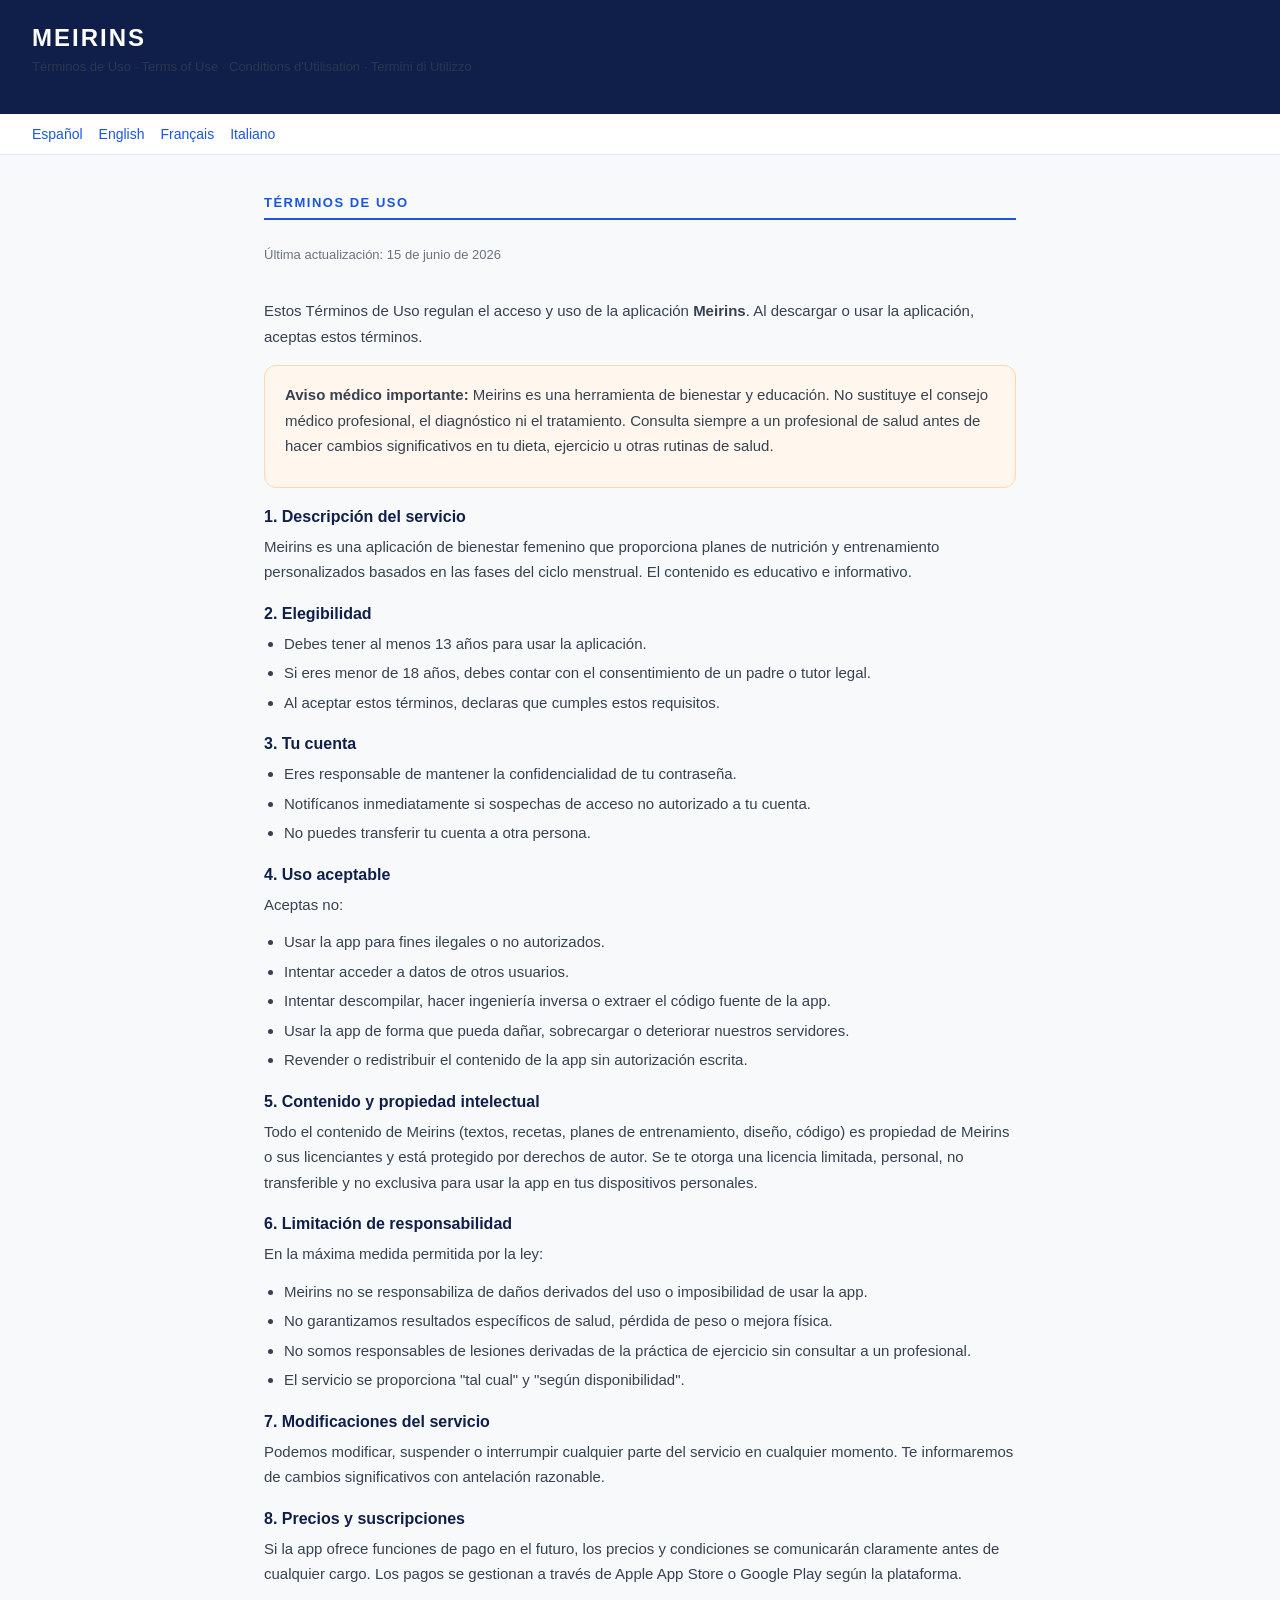
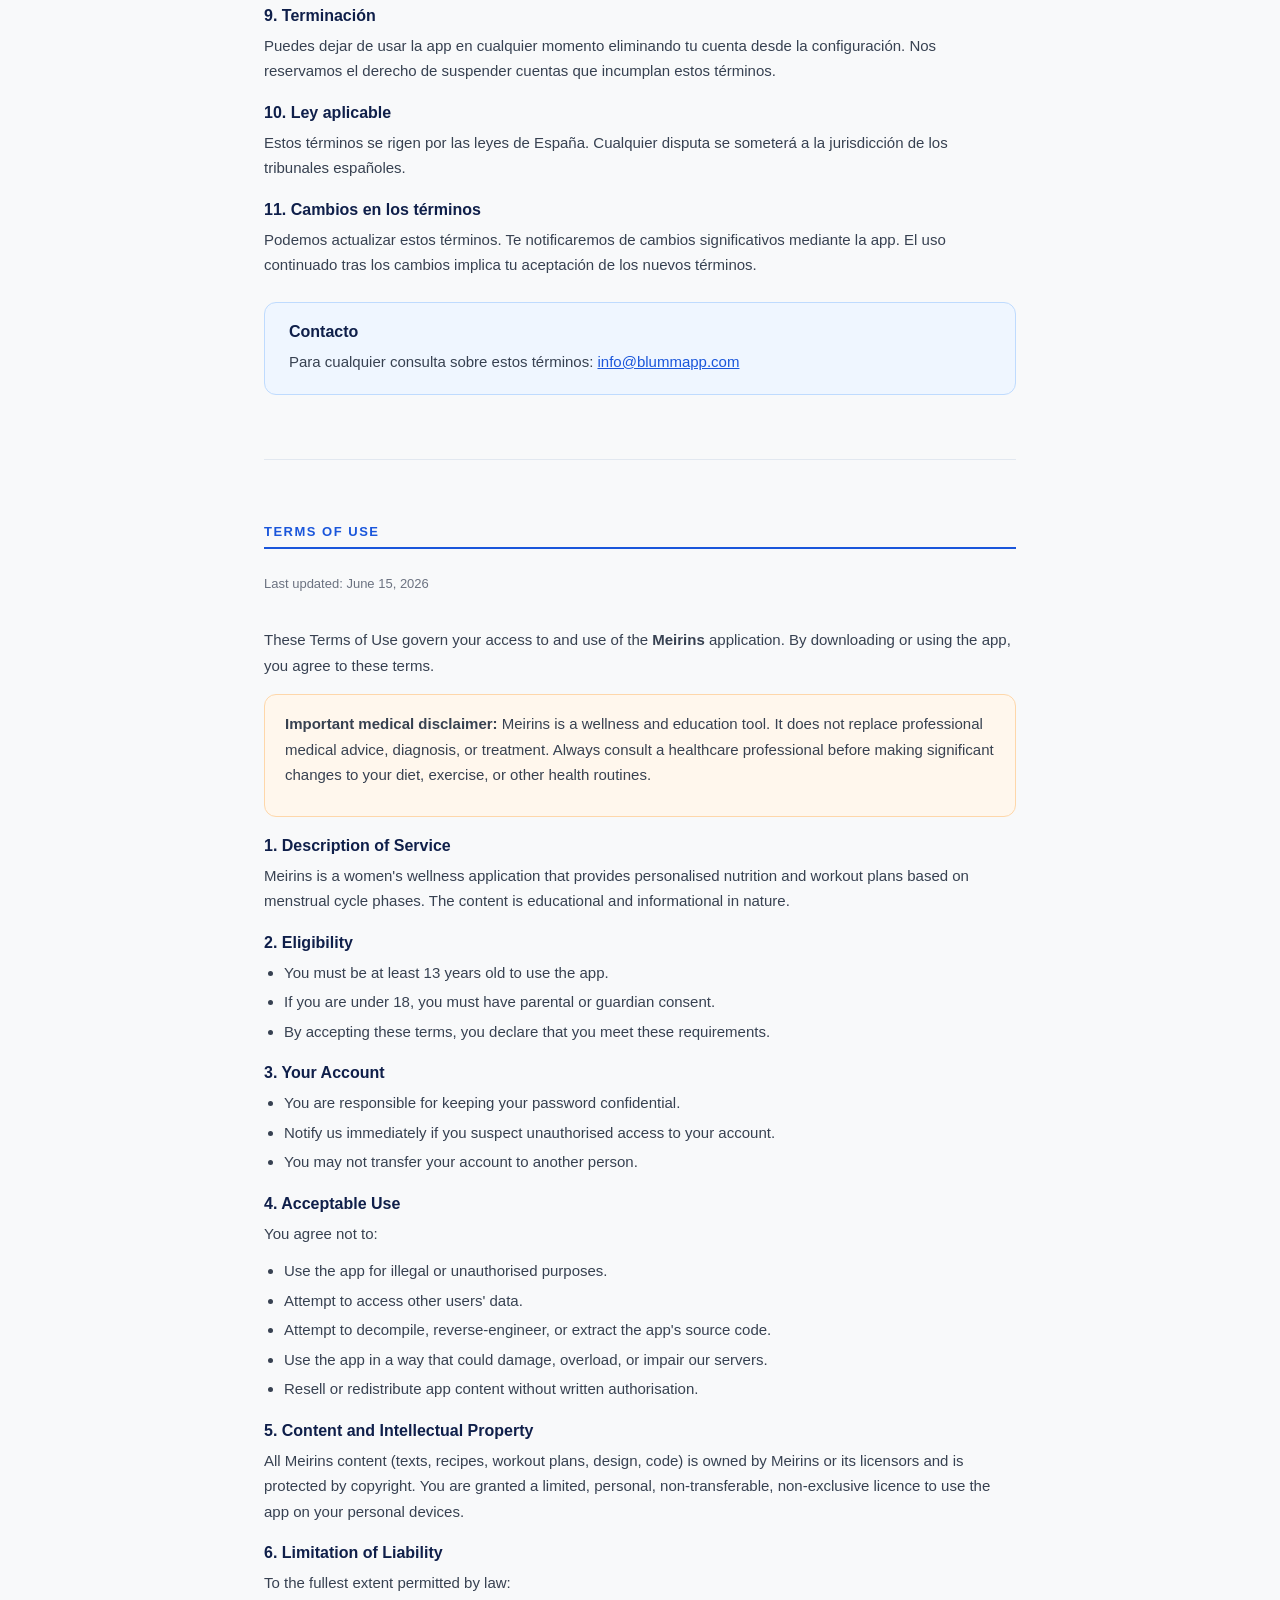
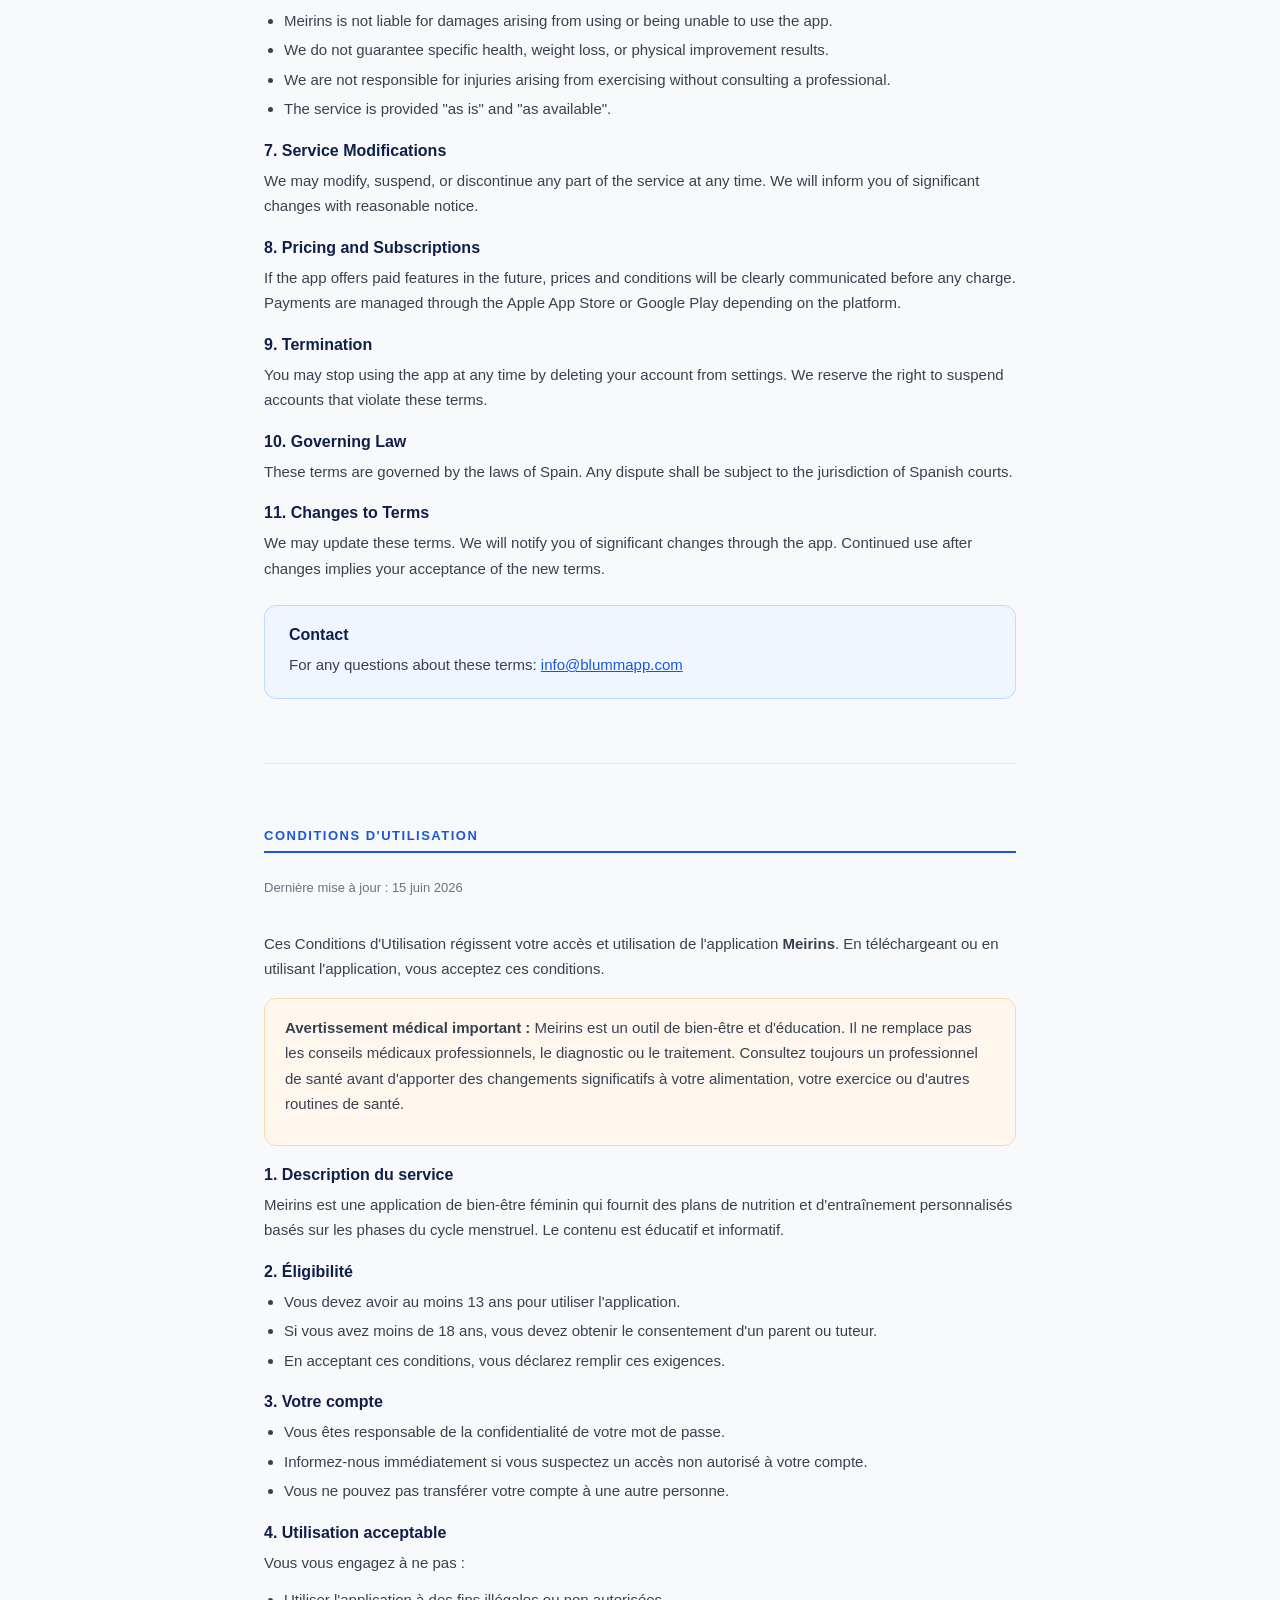
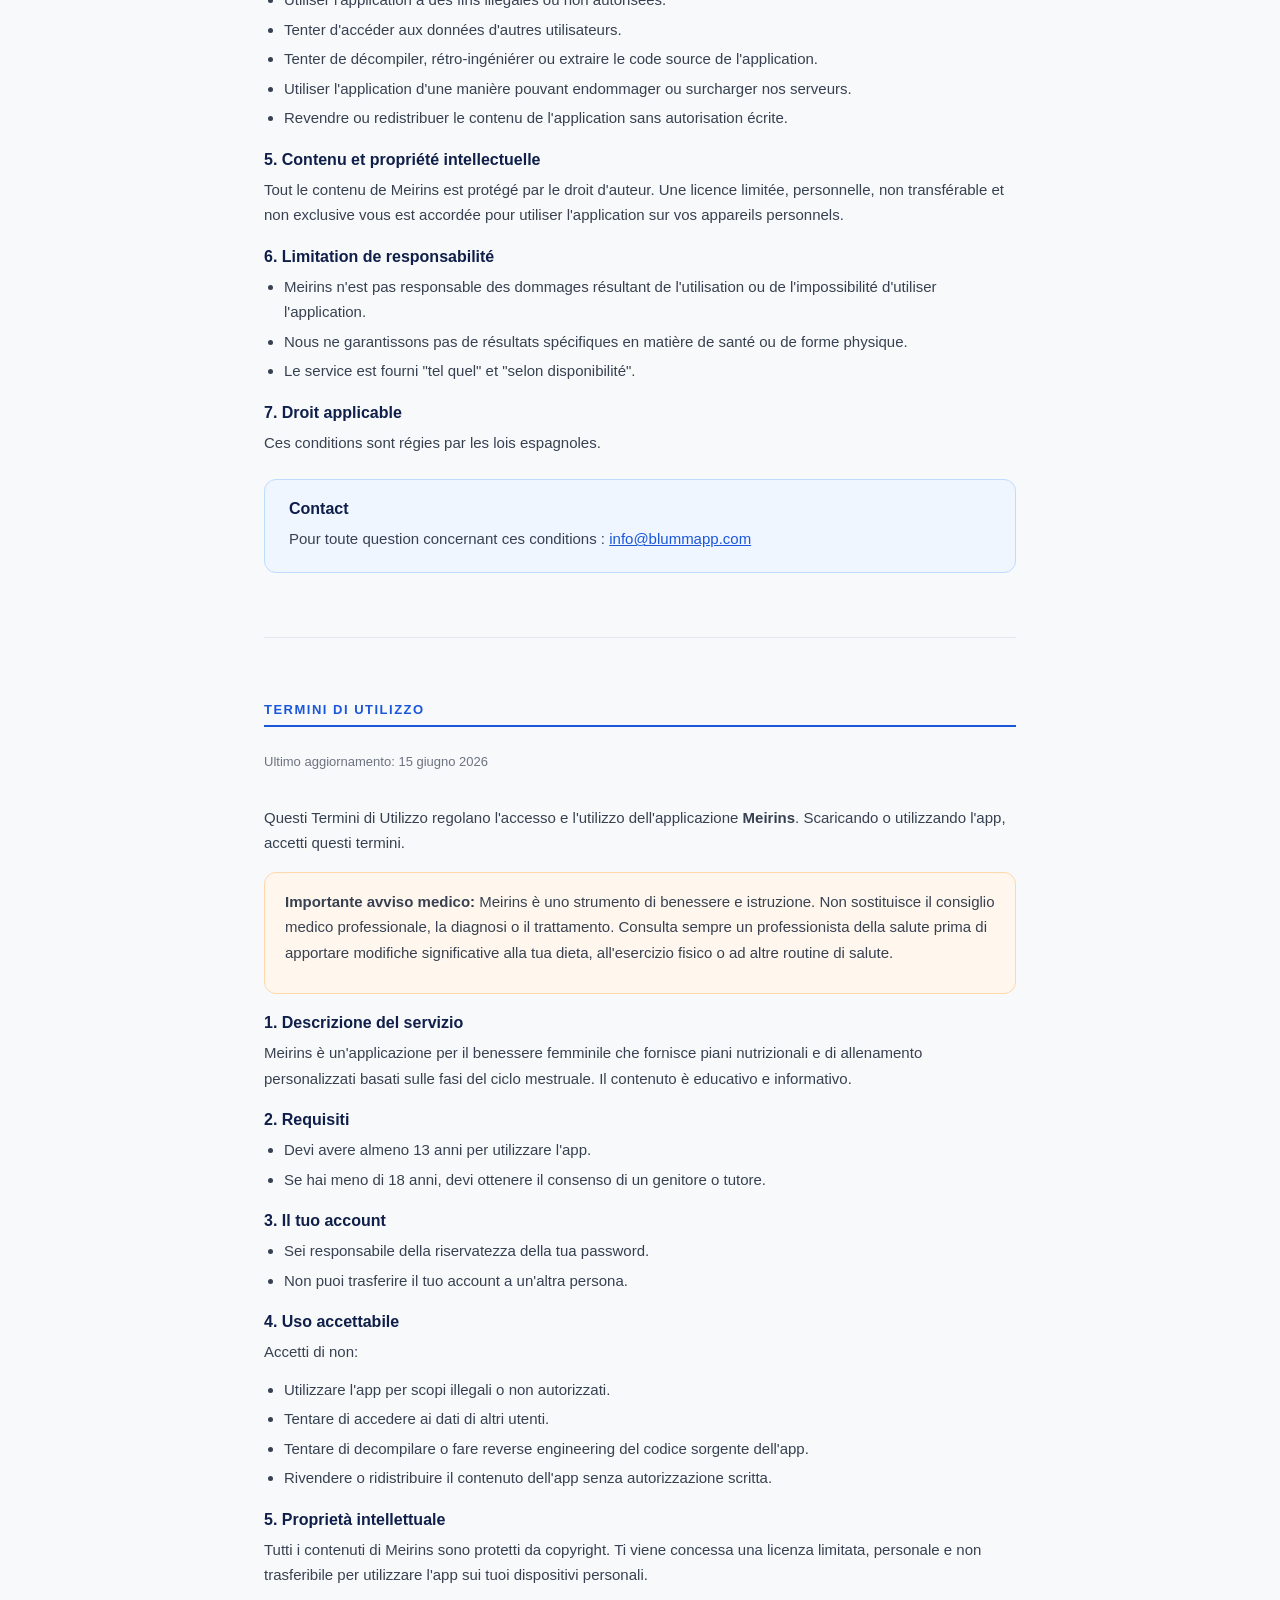
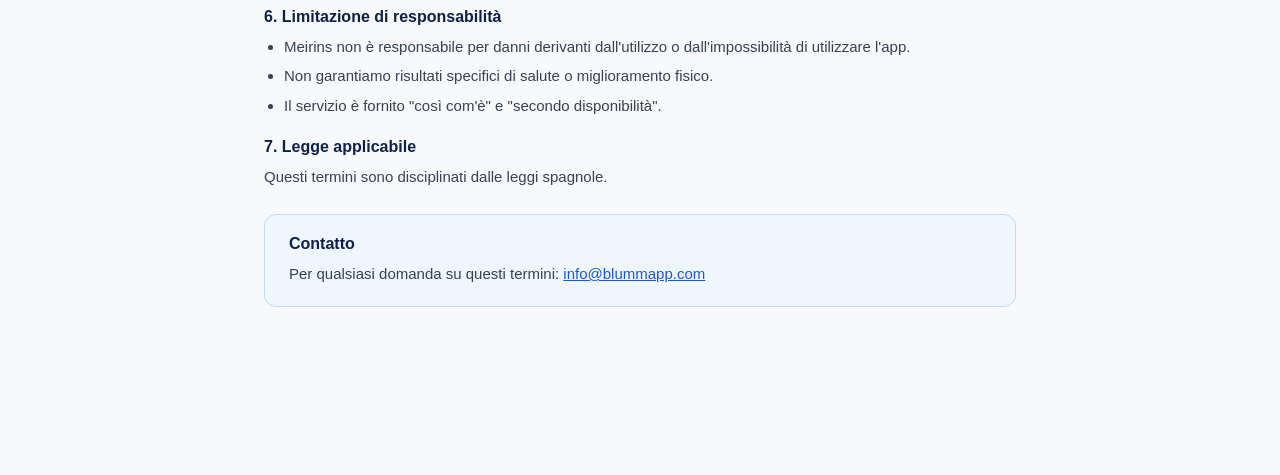
<file: terms-of-use.html>
<!DOCTYPE html>
<html lang="es">
<head>
  <meta charset="UTF-8">
  <meta name="viewport" content="width=device-width, initial-scale=1.0">
  <title>Meirins — Términos de Uso / Terms of Use</title>
  <link rel="icon" type="image/png" href="favicon.png">
  <style>
    * { box-sizing: border-box; margin: 0; padding: 0; }
    body { font-family: -apple-system, BlinkMacSystemFont, 'Segoe UI', sans-serif; color: #1a1a2e; background: #f8f9fa; }
    header { background: #0F1F4A; color: white; padding: 24px 32px; }
    header h1 { font-size: 24px; font-weight: 700; letter-spacing: 2px; }
    header p { font-size: 13px; opacity: 0.7; margin-top: 4px; }
    .lang-nav { background: white; border-bottom: 1px solid #e2e8f0; padding: 12px 32px; display: flex; gap: 16px; }
    .lang-nav a { color: #1A56DB; text-decoration: none; font-size: 14px; font-weight: 500; }
    .lang-nav a:hover { text-decoration: underline; }
    main { max-width: 800px; margin: 40px auto; padding: 0 24px 80px; }
    section { margin-bottom: 48px; }
    section h2 { font-size: 13px; font-weight: 700; text-transform: uppercase; letter-spacing: 1.5px; color: #1A56DB; margin-bottom: 24px; padding-bottom: 8px; border-bottom: 2px solid #1A56DB; }
    h3 { font-size: 16px; font-weight: 600; color: #0F1F4A; margin: 20px 0 8px; }
    p { font-size: 15px; line-height: 1.7; color: #374151; margin-bottom: 12px; }
    ul { margin: 8px 0 12px 20px; }
    li { font-size: 15px; line-height: 1.7; color: #374151; margin-bottom: 4px; }
    .date { font-size: 13px; color: #6b7280; margin-bottom: 32px; }
    .contact-box { background: #EFF6FF; border: 1px solid #BFDBFE; border-radius: 12px; padding: 20px 24px; margin-top: 24px; }
    .contact-box p { margin: 0; }
    .warning-box { background: #FFF7ED; border: 1px solid #FED7AA; border-radius: 12px; padding: 16px 20px; margin: 16px 0; }
    a { color: #1A56DB; }
    hr { border: none; border-top: 1px solid #e2e8f0; margin: 64px 0; }
  </style>
</head>
<body>

<header>
  <h1>MEIRINS</h1>
  <p>Términos de Uso · Terms of Use · Conditions d'Utilisation · Termini di Utilizzo</p>
</header>

<div class="lang-nav">
  <a href="#es">Español</a>
  <a href="#en">English</a>
  <a href="#fr">Français</a>
  <a href="#it">Italiano</a>
</div>

<main>

<!-- ═══════════════════════════════════ ESPAÑOL ═══════════════════════════════════ -->
<div id="es">
<section>
  <h2>Términos de Uso</h2>
  <p class="date">Última actualización: 15 de junio de 2026</p>

  <p>Estos Términos de Uso regulan el acceso y uso de la aplicación <strong>Meirins</strong>. Al descargar o usar la aplicación, aceptas estos términos.</p>

  <div class="warning-box">
    <p><strong>Aviso médico importante:</strong> Meirins es una herramienta de bienestar y educación. No sustituye el consejo médico profesional, el diagnóstico ni el tratamiento. Consulta siempre a un profesional de salud antes de hacer cambios significativos en tu dieta, ejercicio u otras rutinas de salud.</p>
  </div>

  <h3>1. Descripción del servicio</h3>
  <p>Meirins es una aplicación de bienestar femenino que proporciona planes de nutrición y entrenamiento personalizados basados en las fases del ciclo menstrual. El contenido es educativo e informativo.</p>

  <h3>2. Elegibilidad</h3>
  <ul>
    <li>Debes tener al menos 13 años para usar la aplicación.</li>
    <li>Si eres menor de 18 años, debes contar con el consentimiento de un padre o tutor legal.</li>
    <li>Al aceptar estos términos, declaras que cumples estos requisitos.</li>
  </ul>

  <h3>3. Tu cuenta</h3>
  <ul>
    <li>Eres responsable de mantener la confidencialidad de tu contraseña.</li>
    <li>Notifícanos inmediatamente si sospechas de acceso no autorizado a tu cuenta.</li>
    <li>No puedes transferir tu cuenta a otra persona.</li>
  </ul>

  <h3>4. Uso aceptable</h3>
  <p>Aceptas no:</p>
  <ul>
    <li>Usar la app para fines ilegales o no autorizados.</li>
    <li>Intentar acceder a datos de otros usuarios.</li>
    <li>Intentar descompilar, hacer ingeniería inversa o extraer el código fuente de la app.</li>
    <li>Usar la app de forma que pueda dañar, sobrecargar o deteriorar nuestros servidores.</li>
    <li>Revender o redistribuir el contenido de la app sin autorización escrita.</li>
  </ul>

  <h3>5. Contenido y propiedad intelectual</h3>
  <p>Todo el contenido de Meirins (textos, recetas, planes de entrenamiento, diseño, código) es propiedad de Meirins o sus licenciantes y está protegido por derechos de autor. Se te otorga una licencia limitada, personal, no transferible y no exclusiva para usar la app en tus dispositivos personales.</p>

  <h3>6. Limitación de responsabilidad</h3>
  <p>En la máxima medida permitida por la ley:</p>
  <ul>
    <li>Meirins no se responsabiliza de daños derivados del uso o imposibilidad de usar la app.</li>
    <li>No garantizamos resultados específicos de salud, pérdida de peso o mejora física.</li>
    <li>No somos responsables de lesiones derivadas de la práctica de ejercicio sin consultar a un profesional.</li>
    <li>El servicio se proporciona "tal cual" y "según disponibilidad".</li>
  </ul>

  <h3>7. Modificaciones del servicio</h3>
  <p>Podemos modificar, suspender o interrumpir cualquier parte del servicio en cualquier momento. Te informaremos de cambios significativos con antelación razonable.</p>

  <h3>8. Precios y suscripciones</h3>
  <p>Si la app ofrece funciones de pago en el futuro, los precios y condiciones se comunicarán claramente antes de cualquier cargo. Los pagos se gestionan a través de Apple App Store o Google Play según la plataforma.</p>

  <h3>9. Terminación</h3>
  <p>Puedes dejar de usar la app en cualquier momento eliminando tu cuenta desde la configuración. Nos reservamos el derecho de suspender cuentas que incumplan estos términos.</p>

  <h3>10. Ley aplicable</h3>
  <p>Estos términos se rigen por las leyes de España. Cualquier disputa se someterá a la jurisdicción de los tribunales españoles.</p>

  <h3>11. Cambios en los términos</h3>
  <p>Podemos actualizar estos términos. Te notificaremos de cambios significativos mediante la app. El uso continuado tras los cambios implica tu aceptación de los nuevos términos.</p>

  <div class="contact-box">
    <h3 style="margin-top:0">Contacto</h3>
    <p>Para cualquier consulta sobre estos términos: <a href="mailto:info@blummapp.com">info@blummapp.com</a></p>
  </div>
</section>
</div>

<hr>

<!-- ═══════════════════════════════════ ENGLISH ═══════════════════════════════════ -->
<div id="en">
<section>
  <h2>Terms of Use</h2>
  <p class="date">Last updated: June 15, 2026</p>

  <p>These Terms of Use govern your access to and use of the <strong>Meirins</strong> application. By downloading or using the app, you agree to these terms.</p>

  <div class="warning-box">
    <p><strong>Important medical disclaimer:</strong> Meirins is a wellness and education tool. It does not replace professional medical advice, diagnosis, or treatment. Always consult a healthcare professional before making significant changes to your diet, exercise, or other health routines.</p>
  </div>

  <h3>1. Description of Service</h3>
  <p>Meirins is a women's wellness application that provides personalised nutrition and workout plans based on menstrual cycle phases. The content is educational and informational in nature.</p>

  <h3>2. Eligibility</h3>
  <ul>
    <li>You must be at least 13 years old to use the app.</li>
    <li>If you are under 18, you must have parental or guardian consent.</li>
    <li>By accepting these terms, you declare that you meet these requirements.</li>
  </ul>

  <h3>3. Your Account</h3>
  <ul>
    <li>You are responsible for keeping your password confidential.</li>
    <li>Notify us immediately if you suspect unauthorised access to your account.</li>
    <li>You may not transfer your account to another person.</li>
  </ul>

  <h3>4. Acceptable Use</h3>
  <p>You agree not to:</p>
  <ul>
    <li>Use the app for illegal or unauthorised purposes.</li>
    <li>Attempt to access other users' data.</li>
    <li>Attempt to decompile, reverse-engineer, or extract the app's source code.</li>
    <li>Use the app in a way that could damage, overload, or impair our servers.</li>
    <li>Resell or redistribute app content without written authorisation.</li>
  </ul>

  <h3>5. Content and Intellectual Property</h3>
  <p>All Meirins content (texts, recipes, workout plans, design, code) is owned by Meirins or its licensors and is protected by copyright. You are granted a limited, personal, non-transferable, non-exclusive licence to use the app on your personal devices.</p>

  <h3>6. Limitation of Liability</h3>
  <p>To the fullest extent permitted by law:</p>
  <ul>
    <li>Meirins is not liable for damages arising from using or being unable to use the app.</li>
    <li>We do not guarantee specific health, weight loss, or physical improvement results.</li>
    <li>We are not responsible for injuries arising from exercising without consulting a professional.</li>
    <li>The service is provided "as is" and "as available".</li>
  </ul>

  <h3>7. Service Modifications</h3>
  <p>We may modify, suspend, or discontinue any part of the service at any time. We will inform you of significant changes with reasonable notice.</p>

  <h3>8. Pricing and Subscriptions</h3>
  <p>If the app offers paid features in the future, prices and conditions will be clearly communicated before any charge. Payments are managed through the Apple App Store or Google Play depending on the platform.</p>

  <h3>9. Termination</h3>
  <p>You may stop using the app at any time by deleting your account from settings. We reserve the right to suspend accounts that violate these terms.</p>

  <h3>10. Governing Law</h3>
  <p>These terms are governed by the laws of Spain. Any dispute shall be subject to the jurisdiction of Spanish courts.</p>

  <h3>11. Changes to Terms</h3>
  <p>We may update these terms. We will notify you of significant changes through the app. Continued use after changes implies your acceptance of the new terms.</p>

  <div class="contact-box">
    <h3 style="margin-top:0">Contact</h3>
    <p>For any questions about these terms: <a href="mailto:info@blummapp.com">info@blummapp.com</a></p>
  </div>
</section>
</div>

<hr>

<!-- ═══════════════════════════════════ FRANÇAIS ═══════════════════════════════════ -->
<div id="fr">
<section>
  <h2>Conditions d'Utilisation</h2>
  <p class="date">Dernière mise à jour : 15 juin 2026</p>

  <p>Ces Conditions d'Utilisation régissent votre accès et utilisation de l'application <strong>Meirins</strong>. En téléchargeant ou en utilisant l'application, vous acceptez ces conditions.</p>

  <div class="warning-box">
    <p><strong>Avertissement médical important :</strong> Meirins est un outil de bien-être et d'éducation. Il ne remplace pas les conseils médicaux professionnels, le diagnostic ou le traitement. Consultez toujours un professionnel de santé avant d'apporter des changements significatifs à votre alimentation, votre exercice ou d'autres routines de santé.</p>
  </div>

  <h3>1. Description du service</h3>
  <p>Meirins est une application de bien-être féminin qui fournit des plans de nutrition et d'entraînement personnalisés basés sur les phases du cycle menstruel. Le contenu est éducatif et informatif.</p>

  <h3>2. Éligibilité</h3>
  <ul>
    <li>Vous devez avoir au moins 13 ans pour utiliser l'application.</li>
    <li>Si vous avez moins de 18 ans, vous devez obtenir le consentement d'un parent ou tuteur.</li>
    <li>En acceptant ces conditions, vous déclarez remplir ces exigences.</li>
  </ul>

  <h3>3. Votre compte</h3>
  <ul>
    <li>Vous êtes responsable de la confidentialité de votre mot de passe.</li>
    <li>Informez-nous immédiatement si vous suspectez un accès non autorisé à votre compte.</li>
    <li>Vous ne pouvez pas transférer votre compte à une autre personne.</li>
  </ul>

  <h3>4. Utilisation acceptable</h3>
  <p>Vous vous engagez à ne pas :</p>
  <ul>
    <li>Utiliser l'application à des fins illégales ou non autorisées.</li>
    <li>Tenter d'accéder aux données d'autres utilisateurs.</li>
    <li>Tenter de décompiler, rétro-ingéniérer ou extraire le code source de l'application.</li>
    <li>Utiliser l'application d'une manière pouvant endommager ou surcharger nos serveurs.</li>
    <li>Revendre ou redistribuer le contenu de l'application sans autorisation écrite.</li>
  </ul>

  <h3>5. Contenu et propriété intellectuelle</h3>
  <p>Tout le contenu de Meirins est protégé par le droit d'auteur. Une licence limitée, personnelle, non transférable et non exclusive vous est accordée pour utiliser l'application sur vos appareils personnels.</p>

  <h3>6. Limitation de responsabilité</h3>
  <ul>
    <li>Meirins n'est pas responsable des dommages résultant de l'utilisation ou de l'impossibilité d'utiliser l'application.</li>
    <li>Nous ne garantissons pas de résultats spécifiques en matière de santé ou de forme physique.</li>
    <li>Le service est fourni "tel quel" et "selon disponibilité".</li>
  </ul>

  <h3>7. Droit applicable</h3>
  <p>Ces conditions sont régies par les lois espagnoles.</p>

  <div class="contact-box">
    <h3 style="margin-top:0">Contact</h3>
    <p>Pour toute question concernant ces conditions : <a href="mailto:info@blummapp.com">info@blummapp.com</a></p>
  </div>
</section>
</div>

<hr>

<!-- ═══════════════════════════════════ ITALIANO ═══════════════════════════════════ -->
<div id="it">
<section>
  <h2>Termini di Utilizzo</h2>
  <p class="date">Ultimo aggiornamento: 15 giugno 2026</p>

  <p>Questi Termini di Utilizzo regolano l'accesso e l'utilizzo dell'applicazione <strong>Meirins</strong>. Scaricando o utilizzando l'app, accetti questi termini.</p>

  <div class="warning-box">
    <p><strong>Importante avviso medico:</strong> Meirins è uno strumento di benessere e istruzione. Non sostituisce il consiglio medico professionale, la diagnosi o il trattamento. Consulta sempre un professionista della salute prima di apportare modifiche significative alla tua dieta, all'esercizio fisico o ad altre routine di salute.</p>
  </div>

  <h3>1. Descrizione del servizio</h3>
  <p>Meirins è un'applicazione per il benessere femminile che fornisce piani nutrizionali e di allenamento personalizzati basati sulle fasi del ciclo mestruale. Il contenuto è educativo e informativo.</p>

  <h3>2. Requisiti</h3>
  <ul>
    <li>Devi avere almeno 13 anni per utilizzare l'app.</li>
    <li>Se hai meno di 18 anni, devi ottenere il consenso di un genitore o tutore.</li>
  </ul>

  <h3>3. Il tuo account</h3>
  <ul>
    <li>Sei responsabile della riservatezza della tua password.</li>
    <li>Non puoi trasferire il tuo account a un'altra persona.</li>
  </ul>

  <h3>4. Uso accettabile</h3>
  <p>Accetti di non:</p>
  <ul>
    <li>Utilizzare l'app per scopi illegali o non autorizzati.</li>
    <li>Tentare di accedere ai dati di altri utenti.</li>
    <li>Tentare di decompilare o fare reverse engineering del codice sorgente dell'app.</li>
    <li>Rivendere o ridistribuire il contenuto dell'app senza autorizzazione scritta.</li>
  </ul>

  <h3>5. Proprietà intellettuale</h3>
  <p>Tutti i contenuti di Meirins sono protetti da copyright. Ti viene concessa una licenza limitata, personale e non trasferibile per utilizzare l'app sui tuoi dispositivi personali.</p>

  <h3>6. Limitazione di responsabilità</h3>
  <ul>
    <li>Meirins non è responsabile per danni derivanti dall'utilizzo o dall'impossibilità di utilizzare l'app.</li>
    <li>Non garantiamo risultati specifici di salute o miglioramento fisico.</li>
    <li>Il servizio è fornito "così com'è" e "secondo disponibilità".</li>
  </ul>

  <h3>7. Legge applicabile</h3>
  <p>Questi termini sono disciplinati dalle leggi spagnole.</p>

  <div class="contact-box">
    <h3 style="margin-top:0">Contatto</h3>
    <p>Per qualsiasi domanda su questi termini: <a href="mailto:info@blummapp.com">info@blummapp.com</a></p>
  </div>
</section>
</div>

</main>
</body>
</html>
</file>
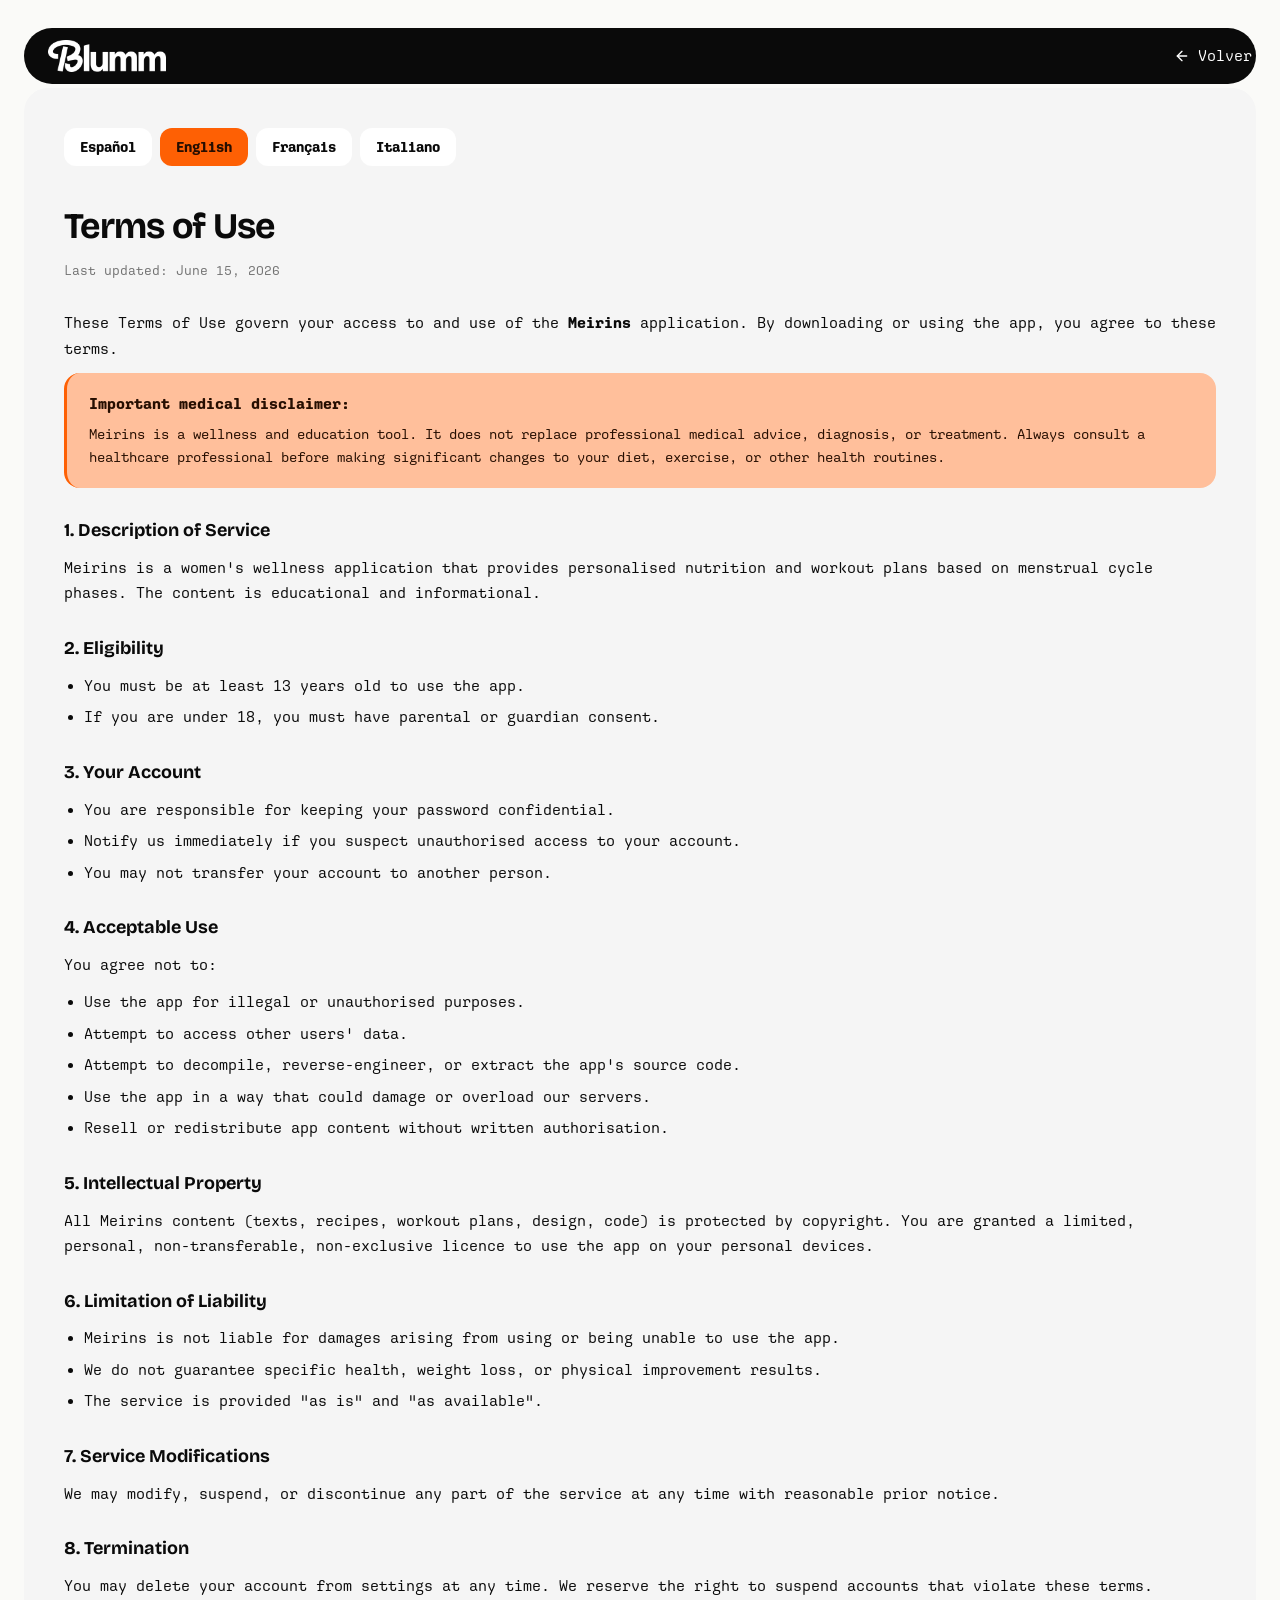
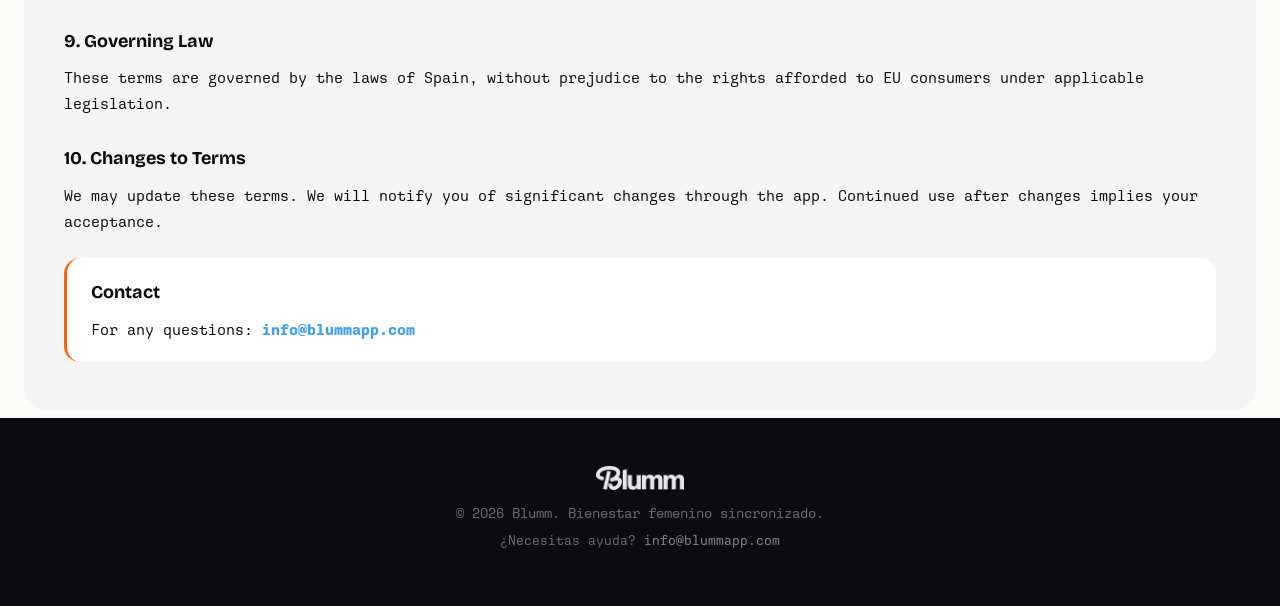
<file: terms.html>
<!doctype html>
<html lang="es">
<head>
  <meta charset="utf-8">
  <meta name="viewport" content="width=device-width, initial-scale=1">
  <title>Blumm — Términos de Uso / Terms of Use</title>
  <meta name="description" content="Condiciones de uso de la app Blumm.">
  <link rel="icon" type="image/png" href="favicon.png">
  <link rel="preconnect" href="https://fonts.googleapis.com">
  <link rel="preconnect" href="https://fonts.gstatic.com" crossorigin>
  <link href="https://fonts.googleapis.com/css2?family=Bricolage+Grotesque:opsz,wght@12..96,700;12..96,800&display=swap" rel="stylesheet">
  <link rel="stylesheet" href="style.css?v=12">
</head>
<body class="landing-body">

  <svg style="display:none" aria-hidden="true">
    <symbol id="ico-arrow-left" viewBox="0 0 24 24" fill="none" stroke="currentColor" stroke-width="2" stroke-linecap="round" stroke-linejoin="round">
      <path d="m12 19-7-7 7-7"/><path d="M19 12H5"/>
    </symbol>
  </svg>

  <div class="page-frame">

    <header>
      <div class="brand">
        <a href="index.html" style="display:flex;align-items:center">
          <img src="blumm-logo-white.png" alt="Blumm" class="blumm-logo">
        </a>
      </div>
      <a href="index.html" class="back-link">
        <svg class="ico ico-sm" viewBox="0 0 24 24"><use href="#ico-arrow-left"/></svg>
        <span>Volver</span>
      </a>
    </header>

    <main>
      <section class="legal-doc-card">
        <div class="legal-doc-langnav">
          <a href="#" onclick="showLang('es');return false;" id="langbtn-es">Español</a>
          <a href="#" onclick="showLang('en');return false;" id="langbtn-en">English</a>
          <a href="#" onclick="showLang('fr');return false;" id="langbtn-fr">Français</a>
          <a href="#" onclick="showLang('it');return false;" id="langbtn-it">Italiano</a>
        </div>

<!-- ═══════════════════════════════════ ESPAÑOL ═══════════════════════════════════ -->
<div id="lang-es" class="lang-section active">
<section>
  <h2>Términos de Uso</h2>
  <p class="date">Última actualización: 15 de junio de 2026</p>

  <p>Estos Términos de Uso regulan el acceso y uso de la aplicación <strong>Meirins</strong>. Al descargar o usar la aplicación, aceptas estos términos.</p>

  <div class="warning-box">
    <p><strong>Aviso médico importante:</strong> Meirins es una herramienta de bienestar y educación. No sustituye el consejo médico profesional, el diagnóstico ni el tratamiento. Consulta siempre a un profesional de salud antes de hacer cambios significativos en tu dieta, ejercicio u otras rutinas de salud.</p>
  </div>

  <h3>1. Descripción del servicio</h3>
  <p>Meirins es una aplicación de bienestar femenino que proporciona planes de nutrición y entrenamiento personalizados basados en las fases del ciclo menstrual. El contenido es educativo e informativo.</p>

  <h3>2. Elegibilidad</h3>
  <ul>
    <li>Debes tener al menos 13 años para usar la aplicación.</li>
    <li>Si eres menor de 18 años, debes contar con el consentimiento de un padre o tutor legal.</li>
  </ul>

  <h3>3. Tu cuenta</h3>
  <ul>
    <li>Eres responsable de mantener la confidencialidad de tu contraseña.</li>
    <li>Notifícanos inmediatamente si sospechas de acceso no autorizado a tu cuenta.</li>
    <li>No puedes transferir tu cuenta a otra persona.</li>
  </ul>

  <h3>4. Uso aceptable</h3>
  <p>Aceptas no:</p>
  <ul>
    <li>Usar la app para fines ilegales o no autorizados.</li>
    <li>Intentar acceder a datos de otros usuarios.</li>
    <li>Intentar descompilar, hacer ingeniería inversa o extraer el código fuente de la app.</li>
    <li>Usar la app de forma que pueda dañar o sobrecargar nuestros servidores.</li>
    <li>Revender o redistribuir el contenido de la app sin autorización escrita.</li>
  </ul>

  <h3>5. Propiedad intelectual</h3>
  <p>Todo el contenido de Meirins (textos, recetas, planes de entrenamiento, diseño, código) está protegido por derechos de autor. Se te otorga una licencia limitada, personal, no transferible y no exclusiva para usar la app en tus dispositivos personales.</p>

  <h3>6. Limitación de responsabilidad</h3>
  <ul>
    <li>Meirins no se responsabiliza de daños derivados del uso o imposibilidad de usar la app.</li>
    <li>No garantizamos resultados específicos de salud, pérdida de peso o mejora física.</li>
    <li>El servicio se proporciona "tal cual" y "según disponibilidad".</li>
  </ul>

  <h3>7. Modificaciones del servicio</h3>
  <p>Podemos modificar, suspender o interrumpir cualquier parte del servicio en cualquier momento con aviso previo razonable.</p>

  <h3>8. Terminación</h3>
  <p>Puedes eliminar tu cuenta desde la configuración en cualquier momento. Nos reservamos el derecho de suspender cuentas que incumplan estos términos.</p>

  <h3>9. Ley aplicable</h3>
  <p>Estos términos se rigen por las leyes de España. Cualquier disputa se someterá a la jurisdicción de los tribunales españoles, sin perjuicio de los derechos que la legislación de la UE otorga a los consumidores.</p>

  <h3>10. Cambios en los términos</h3>
  <p>Podemos actualizar estos términos. Te notificaremos de cambios significativos mediante la app. El uso continuado tras los cambios implica tu aceptación.</p>

  <div class="contact-box">
    <h3 style="margin-top:0">Contacto</h3>
    <p>Para cualquier consulta: <a href="mailto:info@blummapp.com">info@blummapp.com</a></p>
  </div>
</section>
</div>

<!-- ═══════════════════════════════════ ENGLISH ═══════════════════════════════════ -->
<div id="lang-en" class="lang-section">
<section>
  <h2>Terms of Use</h2>
  <p class="date">Last updated: June 15, 2026</p>

  <p>These Terms of Use govern your access to and use of the <strong>Meirins</strong> application. By downloading or using the app, you agree to these terms.</p>

  <div class="warning-box">
    <p><strong>Important medical disclaimer:</strong> Meirins is a wellness and education tool. It does not replace professional medical advice, diagnosis, or treatment. Always consult a healthcare professional before making significant changes to your diet, exercise, or other health routines.</p>
  </div>

  <h3>1. Description of Service</h3>
  <p>Meirins is a women's wellness application that provides personalised nutrition and workout plans based on menstrual cycle phases. The content is educational and informational.</p>

  <h3>2. Eligibility</h3>
  <ul>
    <li>You must be at least 13 years old to use the app.</li>
    <li>If you are under 18, you must have parental or guardian consent.</li>
  </ul>

  <h3>3. Your Account</h3>
  <ul>
    <li>You are responsible for keeping your password confidential.</li>
    <li>Notify us immediately if you suspect unauthorised access to your account.</li>
    <li>You may not transfer your account to another person.</li>
  </ul>

  <h3>4. Acceptable Use</h3>
  <p>You agree not to:</p>
  <ul>
    <li>Use the app for illegal or unauthorised purposes.</li>
    <li>Attempt to access other users' data.</li>
    <li>Attempt to decompile, reverse-engineer, or extract the app's source code.</li>
    <li>Use the app in a way that could damage or overload our servers.</li>
    <li>Resell or redistribute app content without written authorisation.</li>
  </ul>

  <h3>5. Intellectual Property</h3>
  <p>All Meirins content (texts, recipes, workout plans, design, code) is protected by copyright. You are granted a limited, personal, non-transferable, non-exclusive licence to use the app on your personal devices.</p>

  <h3>6. Limitation of Liability</h3>
  <ul>
    <li>Meirins is not liable for damages arising from using or being unable to use the app.</li>
    <li>We do not guarantee specific health, weight loss, or physical improvement results.</li>
    <li>The service is provided "as is" and "as available".</li>
  </ul>

  <h3>7. Service Modifications</h3>
  <p>We may modify, suspend, or discontinue any part of the service at any time with reasonable prior notice.</p>

  <h3>8. Termination</h3>
  <p>You may delete your account from settings at any time. We reserve the right to suspend accounts that violate these terms.</p>

  <h3>9. Governing Law</h3>
  <p>These terms are governed by the laws of Spain, without prejudice to the rights afforded to EU consumers under applicable legislation.</p>

  <h3>10. Changes to Terms</h3>
  <p>We may update these terms. We will notify you of significant changes through the app. Continued use after changes implies your acceptance.</p>

  <div class="contact-box">
    <h3 style="margin-top:0">Contact</h3>
    <p>For any questions: <a href="mailto:info@blummapp.com">info@blummapp.com</a></p>
  </div>
</section>
</div>

<!-- ═══════════════════════════════════ FRANÇAIS ═══════════════════════════════════ -->
<div id="lang-fr" class="lang-section">
<section>
  <h2>Conditions d'Utilisation</h2>
  <p class="date">Dernière mise à jour : 15 juin 2026</p>

  <p>Ces Conditions régissent votre accès et utilisation de l'application <strong>Meirins</strong>. En téléchargeant ou en utilisant l'application, vous acceptez ces conditions.</p>

  <div class="warning-box">
    <p><strong>Avertissement médical important :</strong> Meirins est un outil de bien-être et d'éducation. Il ne remplace pas les conseils médicaux professionnels. Consultez toujours un professionnel de santé avant d'apporter des changements significatifs à votre alimentation ou à votre activité physique.</p>
  </div>

  <h3>1. Description du service</h3>
  <p>Meirins est une application de bien-être féminin fournissant des plans de nutrition et d'entraînement personnalisés selon les phases du cycle menstruel. Le contenu est éducatif et informatif.</p>

  <h3>2. Éligibilité</h3>
  <ul>
    <li>Vous devez avoir au moins 13 ans pour utiliser l'application.</li>
    <li>Si vous avez moins de 18 ans, vous devez obtenir le consentement d'un parent ou tuteur.</li>
  </ul>

  <h3>3. Votre compte</h3>
  <ul>
    <li>Vous êtes responsable de la confidentialité de votre mot de passe.</li>
    <li>Vous ne pouvez pas transférer votre compte à une autre personne.</li>
  </ul>

  <h3>4. Utilisation acceptable</h3>
  <p>Vous vous engagez à ne pas :</p>
  <ul>
    <li>Utiliser l'application à des fins illégales.</li>
    <li>Tenter d'accéder aux données d'autres utilisateurs.</li>
    <li>Tenter de décompiler ou faire de la rétro-ingénierie du code source.</li>
    <li>Revendre ou redistribuer le contenu sans autorisation écrite.</li>
  </ul>

  <h3>5. Propriété intellectuelle</h3>
  <p>Tout le contenu de Meirins est protégé par le droit d'auteur. Une licence limitée, personnelle et non transférable vous est accordée pour utiliser l'application sur vos appareils personnels.</p>

  <h3>6. Limitation de responsabilité</h3>
  <ul>
    <li>Meirins n'est pas responsable des dommages résultant de l'utilisation de l'application.</li>
    <li>Nous ne garantissons pas de résultats spécifiques de santé ou de forme physique.</li>
    <li>Le service est fourni "tel quel".</li>
  </ul>

  <h3>7. Droit applicable</h3>
  <p>Ces conditions sont régies par les lois espagnoles, sans préjudice des droits accordés aux consommateurs de l'UE.</p>

  <div class="contact-box">
    <h3 style="margin-top:0">Contact</h3>
    <p>Pour toute question : <a href="mailto:info@blummapp.com">info@blummapp.com</a></p>
  </div>
</section>
</div>

<!-- ═══════════════════════════════════ ITALIANO ═══════════════════════════════════ -->
<div id="lang-it" class="lang-section">
<section>
  <h2>Termini di Utilizzo</h2>
  <p class="date">Ultimo aggiornamento: 15 giugno 2026</p>

  <p>Questi Termini regolano l'accesso e l'utilizzo dell'applicazione <strong>Meirins</strong>. Scaricando o utilizzando l'app, accetti questi termini.</p>

  <div class="warning-box">
    <p><strong>Importante avviso medico:</strong> Meirins è uno strumento di benessere e istruzione. Non sostituisce il consiglio medico professionale. Consulta sempre un professionista della salute prima di apportare modifiche significative alla tua dieta o attività fisica.</p>
  </div>

  <h3>1. Descrizione del servizio</h3>
  <p>Meirins è un'app per il benessere femminile che fornisce piani nutrizionali e di allenamento personalizzati basati sulle fasi del ciclo mestruale. Il contenuto è educativo e informativo.</p>

  <h3>2. Requisiti</h3>
  <ul>
    <li>Devi avere almeno 13 anni per utilizzare l'app.</li>
    <li>Se hai meno di 18 anni, devi ottenere il consenso di un genitore o tutore.</li>
  </ul>

  <h3>3. Il tuo account</h3>
  <ul>
    <li>Sei responsabile della riservatezza della tua password.</li>
    <li>Non puoi trasferire il tuo account a un'altra persona.</li>
  </ul>

  <h3>4. Uso accettabile</h3>
  <p>Accetti di non:</p>
  <ul>
    <li>Utilizzare l'app per scopi illegali.</li>
    <li>Tentare di accedere ai dati di altri utenti.</li>
    <li>Tentare di decompilare o fare reverse engineering del codice sorgente.</li>
    <li>Rivendere o ridistribuire il contenuto senza autorizzazione scritta.</li>
  </ul>

  <h3>5. Proprietà intellettuale</h3>
  <p>Tutti i contenuti di Meirins sono protetti da copyright. Ti viene concessa una licenza limitata, personale e non trasferibile per utilizzare l'app sui tuoi dispositivi personali.</p>

  <h3>6. Limitazione di responsabilità</h3>
  <ul>
    <li>Meirins non è responsabile per danni derivanti dall'utilizzo dell'app.</li>
    <li>Non garantiamo risultati specifici di salute o miglioramento fisico.</li>
    <li>Il servizio è fornito "così com'è".</li>
  </ul>

  <h3>7. Legge applicabile</h3>
  <p>Questi termini sono disciplinati dalle leggi spagnole, senza pregiudizio per i diritti dei consumatori UE.</p>

  <div class="contact-box">
    <h3 style="margin-top:0">Contatto</h3>
    <p>Per qualsiasi domanda: <a href="mailto:info@blummapp.com">info@blummapp.com</a></p>
  </div>
</section>
</div>

      </section>
    </main>

  </div><!-- /.page-frame -->

  <footer>
    <div class="container">
      <div class="footer-brand">
        <img src="blumm-logo-white.png" alt="Blumm" style="height:24px;width:auto;opacity:0.9;">
      </div>
      <p>© 2026 Blumm. Bienestar femenino sincronizado.</p>
      <p class="small">¿Necesitas ayuda? <a href="mailto:info@blummapp.com">info@blummapp.com</a></p>
    </div>
  </footer>

  <script>
    function showLang(lang) {
      document.querySelectorAll('.lang-section').forEach(el => el.classList.remove('active'));
      document.getElementById('lang-' + lang).classList.add('active');
      document.querySelectorAll('.legal-doc-langnav a').forEach(el => el.classList.remove('active'));
      const btn = document.getElementById('langbtn-' + lang);
      if (btn) btn.classList.add('active');
      localStorage.setItem('meirins_lang', lang);
    }
    const saved = (localStorage.getItem('meirins_lang') || '').slice(0,2);
    if (saved && document.getElementById('lang-' + saved)) showLang(saved);
    else showLang('es');
  </script>
</body>
</html>
</file>
<file: style.css>
/* ═══════════════════════════════════════════════════════════════════
   Meirins · Design system v3
   ═══════════════════════════════════════════════════════════════════ */

*, *::before, *::after { box-sizing: border-box; margin: 0; padding: 0; }

.hidden { display: none !important; }

:root {
  /* Brand palette */
  --ink:         #0C0C10;
  --ink-2:       #18181F;
  --ink-mid:     #44444F;
  --muted:       #88889A;
  --cream:       #FAFAF8;
  --white:       #FFFFFF;
  --green:       #00B86B;
  --green-dim:   #009A58;
  --green-light: #E5FBF2;
  --rose:        #F06B88;
  --rose-light:  #FFF0F5;
  --amber:       #F5B800;
  --amber-light: #FFFBEA;

  /* Legacy tokens — used by legal pages */
  --blue:        #1A56DB;
  --blue-light:  #EFF6FF;
  --bg:          #F8FAFC;
  --text:        #1E293B;
  --border:      #E2E8F0;

  /* Figma design system — landing v4 */
  --neutro-950: #0a0a0a;
  --neutro-900: #171717;
  --neutro-800: #262626;
  --neutro-500: #737373;
  --neutro-200: #e5e5e5;
  --neutro-100: #f5f5f5;
  --neutro-50:  #fafafa;
  --neutro-0:   #ffffff;
  --amarillo-500: #feca04;
  --amarillo-950: #261e01;
  --naranja-500: #fe6004;
  --naranja-950: #260e01;
  --naranja-200: #ffbf9b;
  --azul-500: #429fe7;
  --azul-950: #0a1823;
  --verde-200: #b6ecaf;
  --verde-500: #49cf38;
  --amarillo-300: #fedf68;

  --rd-xxl: 32px;
  --rd-xl: 24px;
  --rd-l: 16px;
  --rd-m: 12px;
  --rd-s: 6px;
  --rd-xs: 3px;

  --font-heading: 'Bricolage Grotesque', system-ui, -apple-system, sans-serif;
  --font-body: 'Aglet Mono', 'Courier New', monospace;
}

@font-face {
  font-family: 'Aglet Mono';
  src: url('fonts/AgletMono-Regular.otf') format('opentype');
  font-weight: 400;
  font-style: normal;
  font-display: swap;
}
@font-face {
  font-family: 'Aglet Mono';
  src: url('fonts/AgletMono-Bold.otf') format('opentype');
  font-weight: 700;
  font-style: normal;
  font-display: swap;
}

html { scroll-behavior: smooth; }

body {
  font-family: -apple-system, BlinkMacSystemFont, 'Segoe UI', Helvetica, Arial, sans-serif;
  background: var(--cream);
  color: var(--ink);
  line-height: 1.6;
  -webkit-font-smoothing: antialiased;
}

a { text-decoration: none; }
a:focus-visible { outline: 2px solid var(--green); outline-offset: 3px; }

.container {
  max-width: 1120px;
  margin: 0 auto;
  padding: 0 28px;
}
.container.narrow { max-width: 760px; }

/* ════════════════════════════════════
   HEADER
   ════════════════════════════════════ */
/* Page frame — everything from the Figma "D-1440px-Landing" inset layout */
.page-frame {
  max-width: 1440px;
  margin: 0 auto;
  padding: 28px 24px 8px;
  display: flex;
  flex-direction: column;
  gap: 4px;
}
.landing-body { font-family: var(--font-body); }
.landing-body h1, .landing-body h2, .landing-body h3, .landing-body h4 { font-family: var(--font-heading); }

header {
  background: var(--neutro-950);
  border-radius: var(--rd-xxl);
  padding: 4px 4px 4px 24px;
  min-height: 56px;
  display: flex;
  align-items: center;
  justify-content: space-between;
  gap: 16px;
}
.brand { display: flex; align-items: center; gap: 9px; }
.blumm-logo { height: 32px; width: auto; display: block; }

.tab-nav {
  display: flex;
  align-items: center;
  background: var(--neutro-800);
  border-radius: var(--rd-xl);
  padding: 4px;
  gap: 0;
}
.tab-nav-item {
  display: flex;
  align-items: center;
  justify-content: center;
  height: 40px;
  padding: 0 16px;
  border-radius: var(--rd-l);
  color: var(--neutro-0);
  font-size: 16px;
  white-space: nowrap;
  transition: background 0.15s, color 0.15s;
}
.tab-nav-item:hover { background: rgba(255,255,255,0.08); }
.tab-nav-item.active { background: var(--neutro-0); color: var(--neutro-950); }

.header-right { display: flex; align-items: center; gap: 14px; }

.nav-download {
  background: var(--amarillo-500);
  color: var(--amarillo-950) !important;
  font-weight: 700;
  font-size: 18px;
  padding: 12px 16px;
  border-radius: var(--rd-xl);
  transition: opacity 0.15s, transform 0.15s;
}
.nav-download:hover { opacity: 0.88; transform: translateY(-1px); }

.lang-switcher {
  display: flex;
  gap: 4px;
}
.lang-btn {
  background: transparent;
  border: 1px solid rgba(255,255,255,0.18);
  color: rgba(255,255,255,0.45);
  font-size: 12px;
  font-weight: 600;
  padding: 3px 8px;
  border-radius: 4px;
  cursor: pointer;
  letter-spacing: 0.5px;
  transition: all 0.15s;
}
.lang-btn:hover { color: var(--white); border-color: rgba(255,255,255,0.5); }
.lang-btn.active { color: var(--white); border-color: var(--amarillo-500); background: rgba(254,202,4,0.15); }

/* ════════════════════════════════════
   HERO CARD
   ════════════════════════════════════ */
.hero-card, .trainer-card {
  display: flex;
  align-items: stretch;
  gap: 4px;
  width: 100%;
}
.hero-copy {
  flex: 1 0 0;
  min-width: 0;
  background: var(--neutro-100);
  border-radius: var(--rd-xl);
  padding: 24px;
  display: flex;
  flex-direction: column;
  justify-content: space-between;
  gap: 24px;
}
.eyebrow {
  font-size: 14px;
  color: var(--neutro-950);
  letter-spacing: -0.02em;
}
.hero-copy-content { display: flex; flex-direction: column; gap: 16px; }
.hero-copy h1 {
  font-size: clamp(32px, 4.4vw, 64px);
  font-weight: 700;
  line-height: 1.1;
  letter-spacing: -0.02em;
  color: var(--neutro-950);
}
.hero-copy .lead, .trainer-copy .lead {
  font-size: 18px;
  line-height: 1.3;
  letter-spacing: -0.02em;
  max-width: 42ch;
}
.hero-copy .lead { color: var(--neutro-950); }

/* Store buttons */
.store-buttons { display: flex; gap: 2px; }
.store-btn {
  display: flex;
  flex: 1;
  align-items: center;
  justify-content: center;
  gap: 10px;
  background: var(--neutro-900);
  color: var(--neutro-50);
  height: 48px;
  padding: 0 16px;
  border-radius: var(--rd-m);
  font-size: 18px;
  transition: background 0.15s;
}
.store-btn:hover { background: var(--neutro-800); }
.store-icon { width: 20px; height: 20px; flex-shrink: 0; }
.store-btn small { display: none; }

/* Hero visual — floating glass widgets over photo */
.hero-visual {
  position: relative;
  flex: 1 0 0;
  min-width: 0;
  aspect-ratio: 1 / 1;
  border-radius: var(--rd-xl);
  overflow: hidden;
}
.hero-visual-bg { position: absolute; inset: 0; width: 100%; height: 100%; object-fit: cover; }
.glass-stack {
  position: absolute;
  top: 7.5%;
  left: 50%;
  transform: translateX(-50%);
  width: 42%;
  min-width: 200px;
  max-width: 300px;
  display: flex;
  flex-direction: column;
  gap: 2px;
  padding: 4px;
  background: rgba(255,255,255,0.2);
  backdrop-filter: blur(20px);
  border-radius: var(--rd-xl);
}
.mini-phase {
  border-radius: 20px;
  padding: 13px;
  background-size: cover;
  background-position: center;
  display: flex;
  flex-direction: column;
  justify-content: space-between;
  gap: 8px;
  min-height: 100px;
  color: var(--neutro-950);
}
.mini-phase-title {
  font-family: var(--font-heading);
  font-weight: 700;
  font-size: 15px;
  line-height: 1.15;
}
.tags-row { display: flex; flex-wrap: wrap; gap: 2px; }
.tag {
  background: var(--neutro-100);
  color: var(--neutro-950);
  font-size: 8px;
  font-weight: 600;
  letter-spacing: 0.02em;
  text-transform: uppercase;
  padding: 0 6px;
  height: 13px;
  display: inline-flex;
  align-items: center;
  border-radius: var(--rd-s);
}
.tag-blue { background: var(--azul-500); color: var(--neutro-0); }
.tag-peach { background: var(--naranja-200); color: var(--naranja-950); }

.glass-2col { display: flex; gap: 2px; }
.stat-card {
  flex: 1;
  min-width: 0;
  background: var(--neutro-100);
  border-radius: 20px;
  padding: 13px;
  display: flex;
  flex-direction: column;
  gap: 12px;
}
.stat-title-row { display: flex; align-items: center; justify-content: space-between; gap: 6px; }
.stat-title { display: flex; align-items: center; gap: 4px; font-size: 10px; color: var(--neutro-950); white-space: nowrap; overflow: hidden; text-overflow: ellipsis; }
.ico { width: 13px; height: 13px; flex-shrink: 0; }
.ico-chevron { width: 13px; height: 13px; color: var(--neutro-950); }
.ico-sm { width: 16px; height: 16px; }
.ico-xs { width: 10px; height: 10px; }
.ico-orange { color: var(--naranja-500); }
.ico-orange-dark { color: var(--naranja-950); }
.ico-blue { color: var(--azul-500); }
.ico-green { color: var(--verde-500); }
.stat-num { font-family: var(--font-heading); font-weight: 700; font-size: 26px; line-height: 1.1; letter-spacing: -0.02em; }
.stat-num-orange { color: var(--naranja-500); }
.stat-num-blue { color: var(--azul-500); }
.stat-sub { font-size: 11px; color: var(--neutro-950); margin-top: 2px; }
.status-bar { height: 3px; border-radius: 2px; background: rgba(0,0,0,0.1); overflow: hidden; margin-top: 6px; }
.status-bar-fill { height: 100%; border-radius: 2px; }
.tag-row-inline { display: flex; align-items: center; gap: 4px; font-size: 11px; color: var(--neutro-950); }

.meal-card {
  background: var(--naranja-500);
  border-radius: 20px;
  padding: 13px;
  display: flex;
  flex-direction: column;
  gap: 12px;
}
.meal-card .stat-title-row .stat-title, .meal-card .ico-chevron { color: var(--neutro-950); }
.meal-eyebrow { font-size: 11px; color: var(--neutro-950); }
.meal-title { font-family: var(--font-heading); font-weight: 700; font-size: 20px; color: var(--naranja-950); line-height: 1.15; margin-top: -6px; }
.meal-items { list-style: none; display: flex; flex-direction: column; gap: 4px; }
.meal-items li { font-size: 11px; color: var(--neutro-950); position: relative; padding-left: 12px; }
.meal-items li::before { content: ''; position: absolute; left: 0; top: 7px; width: 3px; height: 3px; border-radius: 50%; background: var(--neutro-950); }
.meal-btn {
  background: var(--neutro-950);
  color: var(--neutro-50);
  border: none;
  height: 32px;
  border-radius: var(--rd-m);
  font-family: var(--font-body);
  font-size: 12px;
  cursor: pointer;
}

/* ════════════════════════════════════
   FEATURE PHOTO CARDS
   ════════════════════════════════════ */
.feature-cards-row { display: flex; gap: 4px; width: 100%; }
.photo-card {
  position: relative;
  flex: 1 0 0;
  min-width: 0;
  height: 480px;
  border-radius: var(--rd-xl);
  overflow: hidden;
  padding: 16px;
  display: flex;
  flex-direction: column;
  justify-content: space-between;
}
.photo-card-bg { position: absolute; inset: 0; width: 100%; height: 100%; object-fit: cover; z-index: 0; }
.photo-card-tag {
  position: relative;
  z-index: 1;
  display: flex;
  align-items: center;
  gap: 8px;
  font-size: 14px;
  color: var(--neutro-950);
  background: rgba(255,255,255,0.55);
  align-self: flex-start;
  padding: 6px 12px;
  border-radius: var(--rd-l);
}
.photo-card-glass {
  position: relative;
  z-index: 1;
  background: rgba(255,255,255,0.2);
  backdrop-filter: blur(20px);
  border-radius: var(--rd-l);
  padding: 16px;
  color: var(--neutro-0);
  display: flex;
  flex-direction: column;
  gap: 12px;
}
.photo-card-glass h3 { font-size: 24px; font-weight: 700; line-height: 1.15; }
.photo-card-glass p { font-size: 14px; line-height: 1.4; opacity: 0.92; }

/* ════════════════════════════════════
   FUNCIONALIDADES / BENTO
   ════════════════════════════════════ */
.funcionalidades-card {
  background: var(--neutro-100);
  border-radius: var(--rd-xl);
  padding: 24px;
  display: flex;
  flex-direction: column;
  gap: 40px;
}
.funcionalidades-heading { display: flex; flex-direction: column; gap: 16px; max-width: 700px; }
.funcionalidades-heading h2 {
  font-size: clamp(28px, 3.4vw, 48px);
  font-weight: 700;
  letter-spacing: -0.02em;
  line-height: 1.1;
  color: var(--neutro-950);
}
.funcionalidades-heading .lead { font-size: 18px; line-height: 1.3; color: var(--neutro-950); }

.bento-grid {
  display: grid;
  grid-template-columns: repeat(3, 1fr);
  gap: 4px;
}
.bento-card {
  background: var(--neutro-0);
  border-radius: var(--rd-xl);
  padding: 16px;
  display: flex;
  flex-direction: column;
  gap: 16px;
}
.bento-img {
  aspect-ratio: 4 / 3;
  border-radius: var(--rd-xl);
  background: var(--verde-200) center / cover no-repeat;
  width: 100%;
}
.bento-card h4 { font-family: var(--font-heading); font-size: 24px; font-weight: 700; letter-spacing: -0.01em; line-height: 1.2; color: var(--neutro-950); }
.bento-card p { font-size: 16px; line-height: 1.3; color: var(--neutro-950); }

/* ════════════════════════════════════
   QUIÉNES SOMOS / TEAM
   ════════════════════════════════════ */
.team-card {
  background: var(--neutro-100);
  border-radius: var(--rd-xl);
  padding: 24px;
  display: flex;
  flex-direction: column;
  gap: 40px;
}
.team-grid {
  display: grid;
  grid-template-columns: repeat(2, 1fr);
  gap: 4px;
}
.team-member-card {
  background: var(--neutro-0);
  border-radius: var(--rd-xl);
  padding: 24px;
  display: flex;
  gap: 20px;
  align-items: flex-start;
}
.team-avatar {
  flex-shrink: 0;
  width: 64px;
  height: 64px;
  border-radius: var(--rd-l);
  display: flex;
  align-items: center;
  justify-content: center;
  font-family: var(--font-heading);
  font-weight: 700;
  font-size: 20px;
  color: var(--neutro-0);
}
.team-avatar-orange { background: var(--naranja-500); }
.team-avatar-blue { background: var(--azul-500); }
.team-info { display: flex; flex-direction: column; gap: 4px; }
.team-info h4 { font-family: var(--font-heading); font-size: 20px; font-weight: 700; color: var(--neutro-950); }
.team-role { font-size: 13px; font-weight: 700; color: var(--neutro-500); text-transform: uppercase; letter-spacing: 0.04em; margin-bottom: 4px; }
.team-bio { font-size: 15px; line-height: 1.4; color: var(--neutro-950); }
.team-linkedin { display: inline-block; margin-top: 8px; font-size: 14px; font-weight: 700; color: var(--azul-500); }
.team-linkedin:hover { text-decoration: underline; }

/* ════════════════════════════════════
   TRAINER CARD
   ════════════════════════════════════ */
.trainer-copy {
  flex: 1 0 0;
  min-width: 0;
  background: var(--azul-500);
  border-radius: var(--rd-xl);
  padding: 24px;
  display: flex;
  flex-direction: column;
  justify-content: space-between;
  gap: 24px;
  color: var(--azul-950);
}
.eyebrow-on-blue { color: var(--azul-950); }
.trainer-copy h2 {
  font-size: clamp(30px, 4.4vw, 64px);
  font-weight: 700;
  letter-spacing: -0.02em;
  line-height: 1.1;
}
.trainer-copy .lead { color: var(--azul-950); }
.trainer-btn {
  display: flex;
  align-items: center;
  justify-content: center;
  background: var(--neutro-900);
  color: var(--neutro-50);
  font-size: 18px;
  height: 48px;
  border-radius: var(--rd-m);
  transition: background 0.15s;
}
.trainer-btn:hover { background: var(--neutro-800); }

/* Floating calendar / program / session widgets */
.calendar-card { background: var(--neutro-100); border-radius: 20px; padding: 13px; }
.calendar-header { display: flex; align-items: center; justify-content: space-between; font-size: 10px; text-transform: uppercase; letter-spacing: 0.02em; color: var(--neutro-950); margin-bottom: 6px; }
.calendar-header .ico { color: var(--neutro-950); }
.calendar-week { display: flex; justify-content: space-between; margin-bottom: 4px; }
.calendar-week span { flex: 1; text-align: center; font-size: 8px; text-transform: uppercase; color: var(--neutro-500); }
.calendar-days { display: flex; flex-wrap: wrap; gap: 4px; }
.cal-day {
  width: 34px; height: 34px;
  border-radius: var(--rd-xs);
  background: var(--neutro-0);
  display: flex; align-items: center; justify-content: center;
  font-size: 10px; color: var(--neutro-950);
}
.cal-day-active {
  outline: 1px solid var(--neutro-950);
  outline-offset: -1px;
  box-shadow: 0 0 10px 4px var(--amarillo-300);
}

.mini-program {
  border-radius: 20px;
  padding: 13px;
  min-height: 56px;
  background-size: cover;
  background-position: center;
  display: flex;
  flex-direction: column;
  justify-content: center;
  color: var(--neutro-950);
}
.mini-program-eyebrow { font-size: 10px; }
.mini-program-title { font-family: var(--font-heading); font-weight: 700; font-size: 15px; }

.session-card { background: var(--neutro-100); border-radius: 20px; padding: 13px; display: flex; flex-direction: column; gap: 12px; }
.stat-sub-label { font-size: 11px; color: var(--naranja-950); margin-top: -4px; }
.session-list { list-style: none; display: flex; flex-direction: column; }
.session-list li { display: flex; align-items: center; gap: 6px; padding: 13px 0; border-bottom: 1px solid var(--neutro-200); font-size: 13px; color: var(--neutro-950); }
.session-list li b { margin-left: auto; font-weight: 700; }
.session-list li.done { color: var(--neutro-500); }
.check-box { width: 16px; height: 16px; border-radius: 5px; border: 1px solid var(--neutro-500); flex-shrink: 0; display: flex; align-items: center; justify-content: center; }
.session-list li.done .check-box { background: var(--neutro-800); border-color: var(--neutro-800); color: var(--neutro-0); }
.session-actions { display: flex; gap: 2px; }
.session-actions .ico { width: 19px; height: 19px; color: var(--neutro-950); flex: 1; }

/* ════════════════════════════════════
   CTA BANNER
   ════════════════════════════════════ */
.cta-banner {
  position: relative;
  aspect-ratio: 1392 / 783;
  border-radius: var(--rd-xl);
  overflow: hidden;
  display: flex;
  align-items: center;
  justify-content: center;
}
.cta-banner-bg { position: absolute; inset: 0; width: 100%; height: 100%; object-fit: cover; }
.cta-banner-btn {
  position: relative;
  z-index: 1;
  display: flex;
  align-items: center;
  justify-content: center;
  height: 56px;
  padding: 0 24px;
  background: var(--neutro-0);
  color: var(--neutro-950);
  font-size: 18px;
  border-radius: var(--rd-m);
  transition: transform 0.15s;
}
.cta-banner-btn:hover { transform: translateY(-1px); }

/* ════════════════════════════════════
   BETA SIGNUP PAGE
   ════════════════════════════════════ */
.back-link {
  display: flex;
  align-items: center;
  gap: 8px;
  color: var(--neutro-0);
  font-size: 15px;
}
.back-link:hover { opacity: 0.8; }

.beta-card {
  display: flex;
  align-items: stretch;
  gap: 4px;
  width: 100%;
}
.beta-copy {
  flex: 1 0 0;
  min-width: 0;
  background: var(--neutro-100);
  border-radius: var(--rd-xl);
  padding: 40px;
  display: flex;
  flex-direction: column;
  gap: 24px;
  justify-content: center;
}
.beta-copy h1 {
  font-family: var(--font-heading);
  font-size: clamp(28px, 3.6vw, 44px);
  font-weight: 700;
  line-height: 1.1;
  letter-spacing: -0.02em;
  color: var(--neutro-950);
}
.beta-perks { list-style: none; display: flex; flex-direction: column; gap: 10px; }
.beta-perks li {
  position: relative;
  padding-left: 22px;
  font-size: 15px;
  color: var(--neutro-950);
}
.beta-perks li::before {
  content: '✓';
  position: absolute;
  left: 0;
  top: 0;
  color: var(--naranja-500);
  font-weight: 700;
}

.beta-form-card {
  flex: 1 0 0;
  min-width: 0;
  background: var(--naranja-500);
  border-radius: var(--rd-xl);
  padding: 40px;
  display: flex;
  align-items: center;
  justify-content: center;
}
#beta-form { width: 100%; max-width: 360px; display: flex; flex-direction: column; gap: 20px; }
.beta-field { display: flex; flex-direction: column; gap: 8px; }
.beta-field label { font-size: 13px; font-weight: 700; color: var(--naranja-950); }
.beta-field input, .beta-field select {
  height: 48px;
  padding: 0 16px;
  border-radius: var(--rd-m);
  border: none;
  background: var(--neutro-0);
  color: var(--neutro-950);
  font-family: var(--font-body);
  font-size: 15px;
}
.beta-field select { appearance: none; background-image: url("data:image/svg+xml,%3Csvg xmlns='http://www.w3.org/2000/svg' width='24' height='24' viewBox='0 0 24 24' fill='none' stroke='%230A0A0A' stroke-width='2' stroke-linecap='round' stroke-linejoin='round'%3E%3Cpath d='m6 9 6 6 6-6'/%3E%3C/svg%3E"); background-repeat: no-repeat; background-position: right 12px center; background-size: 18px; padding-right: 40px; }
.beta-field input:focus, .beta-field select:focus { outline: 2px solid var(--neutro-950); outline-offset: 1px; }
.beta-submit {
  height: 52px;
  border: none;
  border-radius: var(--rd-m);
  background: var(--neutro-950);
  color: var(--neutro-50);
  font-family: var(--font-body);
  font-size: 17px;
  cursor: pointer;
  margin-top: 4px;
  transition: background 0.15s;
}
.beta-submit:hover { background: var(--neutro-800); }
.beta-submit:disabled { opacity: 0.6; cursor: default; }
.beta-form-error {
  font-size: 13px;
  color: var(--naranja-950);
  background: var(--neutro-0);
  border-radius: var(--rd-s);
  padding: 8px 12px;
}
.beta-success {
  width: 100%;
  max-width: 360px;
  display: flex;
  flex-direction: column;
  align-items: flex-start;
  gap: 8px;
}
.beta-success h3 { font-family: var(--font-heading); font-size: 22px; font-weight: 700; color: var(--naranja-950); }
.beta-success p { font-size: 15px; color: var(--naranja-950); }

.beta-download-card {
  background: var(--neutro-100);
  border-radius: var(--rd-xl);
  padding: 24px;
  display: flex;
  flex-direction: column;
  gap: 16px;
}
.beta-download-label { font-size: 15px; color: var(--neutro-950); }
.beta-download-card .store-buttons { max-width: 480px; }
.store-btn-primary { background: var(--neutro-950); box-shadow: 0 0 0 2px var(--amarillo-500); }

/* ════════════════════════════════════
   LEGAL SECTION
   ════════════════════════════════════ */
.legal {
  padding: 80px 0;
  background: var(--white);
  border-top: 1px solid var(--border);
}
.legal h2 {
  font-size: clamp(26px, 3vw, 38px);
  font-weight: 700;
  letter-spacing: -0.02em;
  text-align: center;
  margin-bottom: 36px;
  color: var(--ink);
}
.legal-links {
  display: flex;
  flex-direction: column;
  gap: 10px;
  max-width: 620px;
  margin: 0 auto;
}
.legal-card {
  display: flex;
  align-items: center;
  gap: 16px;
  background: var(--cream);
  border-radius: 16px;
  padding: 20px 22px;
  color: var(--ink);
  border: 1.5px solid var(--border);
  transition: border-color 0.15s, background 0.15s, transform 0.15s;
}
.legal-card:hover {
  border-color: var(--green);
  background: var(--green-light);
  transform: translateX(4px);
}
.legal-icon {
  display: flex;
  align-items: center;
  justify-content: center;
  width: 44px;
  height: 44px;
  flex-shrink: 0;
  border-radius: 12px;
  background: var(--green-light);
}
.legal-icon svg { width: 22px; height: 22px; fill: none; stroke: var(--green-dim); stroke-width: 2; stroke-linecap: round; stroke-linejoin: round; }
.legal-card:hover .legal-icon { background: var(--white); }
.legal-card div { flex: 1; }
.legal-card h4 { font-size: 15px; font-weight: 700; margin-bottom: 2px; color: var(--ink); }
.legal-card p { font-size: 13px; color: var(--muted); line-height: 1.4; }
.arrow { color: var(--green); font-weight: 700; font-size: 18px; flex-shrink: 0; }

/* ════════════════════════════════════
   FOOTER
   ════════════════════════════════════ */
footer {
  background: var(--ink);
  padding: 48px 0;
  text-align: center;
  margin-top: 0;
}
.footer-brand {
  display: flex;
  align-items: center;
  justify-content: center;
  gap: 8px;
  font-size: 20px;
  margin-bottom: 12px;
  color: var(--white);
  font-weight: 700;
}
footer p { color: rgba(255,255,255,0.4); font-size: 14px; margin-bottom: 6px; }
footer .small { font-size: 13px; }
footer a { color: rgba(255,255,255,0.5); transition: color 0.15s; }
footer a:hover { color: var(--white); }

/* ════════════════════════════════════
   HAMBURGER
   ════════════════════════════════════ */
.hamburger {
  display: none;
  flex-direction: column;
  gap: 5px;
  background: none;
  border: none;
  cursor: pointer;
  padding: 4px;
}
.hamburger span {
  display: block;
  width: 24px;
  height: 2px;
  background: var(--white);
  border-radius: 2px;
  transition: all 0.2s;
}
.hamburger.open span:nth-child(1) { transform: translateY(7px) rotate(45deg); }
.hamburger.open span:nth-child(2) { opacity: 0; }
.hamburger.open span:nth-child(3) { transform: translateY(-7px) rotate(-45deg); }

/* ════════════════════════════════════
   LEGAL DOC PAGES (privacy, terms, support, delete-account)
   ════════════════════════════════════ */
.legal-doc-card {
  background: var(--neutro-100);
  border-radius: var(--rd-xl);
  padding: 40px;
}
.legal-doc-langnav {
  display: flex;
  flex-wrap: wrap;
  gap: 8px;
  margin-bottom: 32px;
}
.legal-doc-langnav a {
  background: var(--neutro-0);
  color: var(--neutro-950);
  font-size: 14px;
  font-weight: 700;
  padding: 8px 16px;
  border-radius: var(--rd-m);
  transition: background 0.15s;
}
.legal-doc-langnav a:hover { background: var(--naranja-200); }
.legal-doc-langnav a.active { background: var(--naranja-500); color: var(--naranja-950); }

.legal-doc-card h2 {
  font-family: var(--font-heading);
  font-size: clamp(26px, 3.4vw, 36px);
  font-weight: 700;
  letter-spacing: -0.02em;
  color: var(--neutro-950);
  margin-bottom: 4px;
}
.legal-doc-card .date { font-size: 13px; color: var(--neutro-500); margin-bottom: 28px; }
.legal-doc-card section { margin-bottom: 8px; }
.legal-doc-card h3 {
  font-family: var(--font-heading);
  font-size: 18px;
  font-weight: 700;
  color: var(--neutro-950);
  margin: 28px 0 10px;
}
.legal-doc-card p { font-size: 15px; line-height: 1.7; color: var(--neutro-950); margin-bottom: 12px; }
.legal-doc-card ul { padding-left: 20px; margin-bottom: 12px; }
.legal-doc-card li { font-size: 15px; line-height: 1.7; color: var(--neutro-950); margin-bottom: 6px; }
.legal-doc-card strong { color: var(--neutro-950); }
.legal-doc-card a:not(.legal-doc-langnav a):not(.back-link) { color: var(--azul-500); font-weight: 700; }

.legal-doc-card table {
  width: 100%;
  border-collapse: collapse;
  margin: 16px 0;
  font-size: 14px;
  background: var(--neutro-0);
  border-radius: var(--rd-l);
  overflow: hidden;
}
.legal-doc-card th, .legal-doc-card td { padding: 12px 14px; text-align: left; border-bottom: 1px solid var(--neutro-200); }
.legal-doc-card th { background: var(--neutro-100); font-weight: 700; }
.legal-doc-card tr:last-child td { border-bottom: 0; }

.legal-doc-card hr { border: none; border-top: 1px solid var(--neutro-200); margin: 48px 0; }

/* Support page: FAQ / contact cards */
.lang-section { display: none; }
.lang-section.active { display: block; }
.legal-doc-card .lead { font-size: 16px; line-height: 1.6; color: var(--neutro-950); margin-bottom: 28px; }
.legal-doc-card .card {
  background: var(--neutro-0);
  border-radius: var(--rd-l);
  padding: 24px 28px;
  margin-bottom: 12px;
}
.legal-doc-card .card h3 { font-family: var(--font-heading); font-size: 16px; font-weight: 700; color: var(--neutro-950); margin-bottom: 8px; }
.legal-doc-card .card p { margin-bottom: 0; }
.faq-item { border-bottom: 1px solid var(--neutro-200); padding: 16px 0; }
.faq-item:last-child { border-bottom: none; padding-bottom: 0; }
.faq-q { font-size: 15px; font-weight: 700; color: var(--neutro-950); margin-bottom: 4px; }
.faq-a { font-size: 14px; line-height: 1.6; color: var(--neutro-950); margin-bottom: 0; }
.legal-doc-card .card ol { padding-left: 20px; margin-top: 8px; }
.legal-doc-card .card ol li { font-size: 15px; line-height: 1.7; color: var(--neutro-950); }
.legal-doc-card .card p:last-child { margin-bottom: 0; }
.warning { background: var(--rose-light); border-left: 3px solid var(--rose); border-radius: var(--rd-l); padding: 16px 20px; margin-top: 12px; }
.warning p { color: #9F1239; font-size: 14px; margin-bottom: 0 !important; }

.contact-box {
  background: var(--neutro-0);
  border-left: 3px solid var(--naranja-500);
  border-radius: var(--rd-l);
  padding: 20px 24px;
  margin-top: 24px;
}
.contact-box p { margin: 0; }

.medical-disclaimer, .warning-box {
  background: var(--naranja-200);
  border-left: 3px solid var(--naranja-500);
  padding: 18px 22px;
  border-radius: var(--rd-l);
  margin-bottom: 24px;
}
.medical-disclaimer strong, .warning-box strong { display: block; color: var(--naranja-950); font-size: 15px; margin-bottom: 6px; }
.medical-disclaimer p, .warning-box p { color: var(--naranja-950); font-size: 14px; margin: 0; }

/* ════════════════════════════════════
   RESPONSIVE
   ════════════════════════════════════ */
@media (max-width: 900px) {
  .hero-card, .trainer-card, .beta-card { flex-direction: column; }
  .beta-card { gap: 16px; }
  .beta-copy, .beta-form-card { padding: 28px; }
  .hero-visual { display: none; }
  .feature-cards-row { flex-direction: column; }
  .photo-card { flex: 0 0 auto; height: 340px; }
  .bento-grid { grid-template-columns: repeat(2, 1fr); }
  .team-grid { grid-template-columns: 1fr; }
  .team-member-card { flex-direction: column; }
  .cta-banner { aspect-ratio: 4 / 3; }
}

@media (max-width: 720px) {
  .page-frame { padding: 16px 16px 8px; }
  .funcionalidades-card { padding: 20px; }
  .bento-grid { grid-template-columns: 1fr; }
  .legal-doc-card { padding: 24px; }
  .legal-doc-card hr { margin: 32px 0; }
}

@media (max-width: 640px) {
  .hamburger { display: flex; }
  header { position: relative; }

  #main-nav.tab-nav {
    display: none;
    position: absolute;
    top: 100%;
    left: 0; right: 0;
    margin-top: 4px;
    background: var(--neutro-900);
    border-radius: var(--rd-l);
    flex-direction: column;
    padding: 8px;
    gap: 4px;
    box-shadow: 0 12px 32px rgba(0,0,0,0.3);
    z-index: 100;
  }
  #main-nav.tab-nav.open { display: flex; }
  .tab-nav-item { width: 100%; justify-content: flex-start; padding: 10px 12px; }
  .header-right { gap: 8px; }
  .lang-switcher { display: none; }

  .store-buttons { flex-direction: column; }
  .funcionalidades-card { gap: 24px; }
  .legal { padding: 56px 0; }

  .legal-page { padding: 32px 0 50px; }
  .legal-page table { font-size: 13px; }
  .legal-page th, .legal-page td { padding: 10px; }
}
</file>
